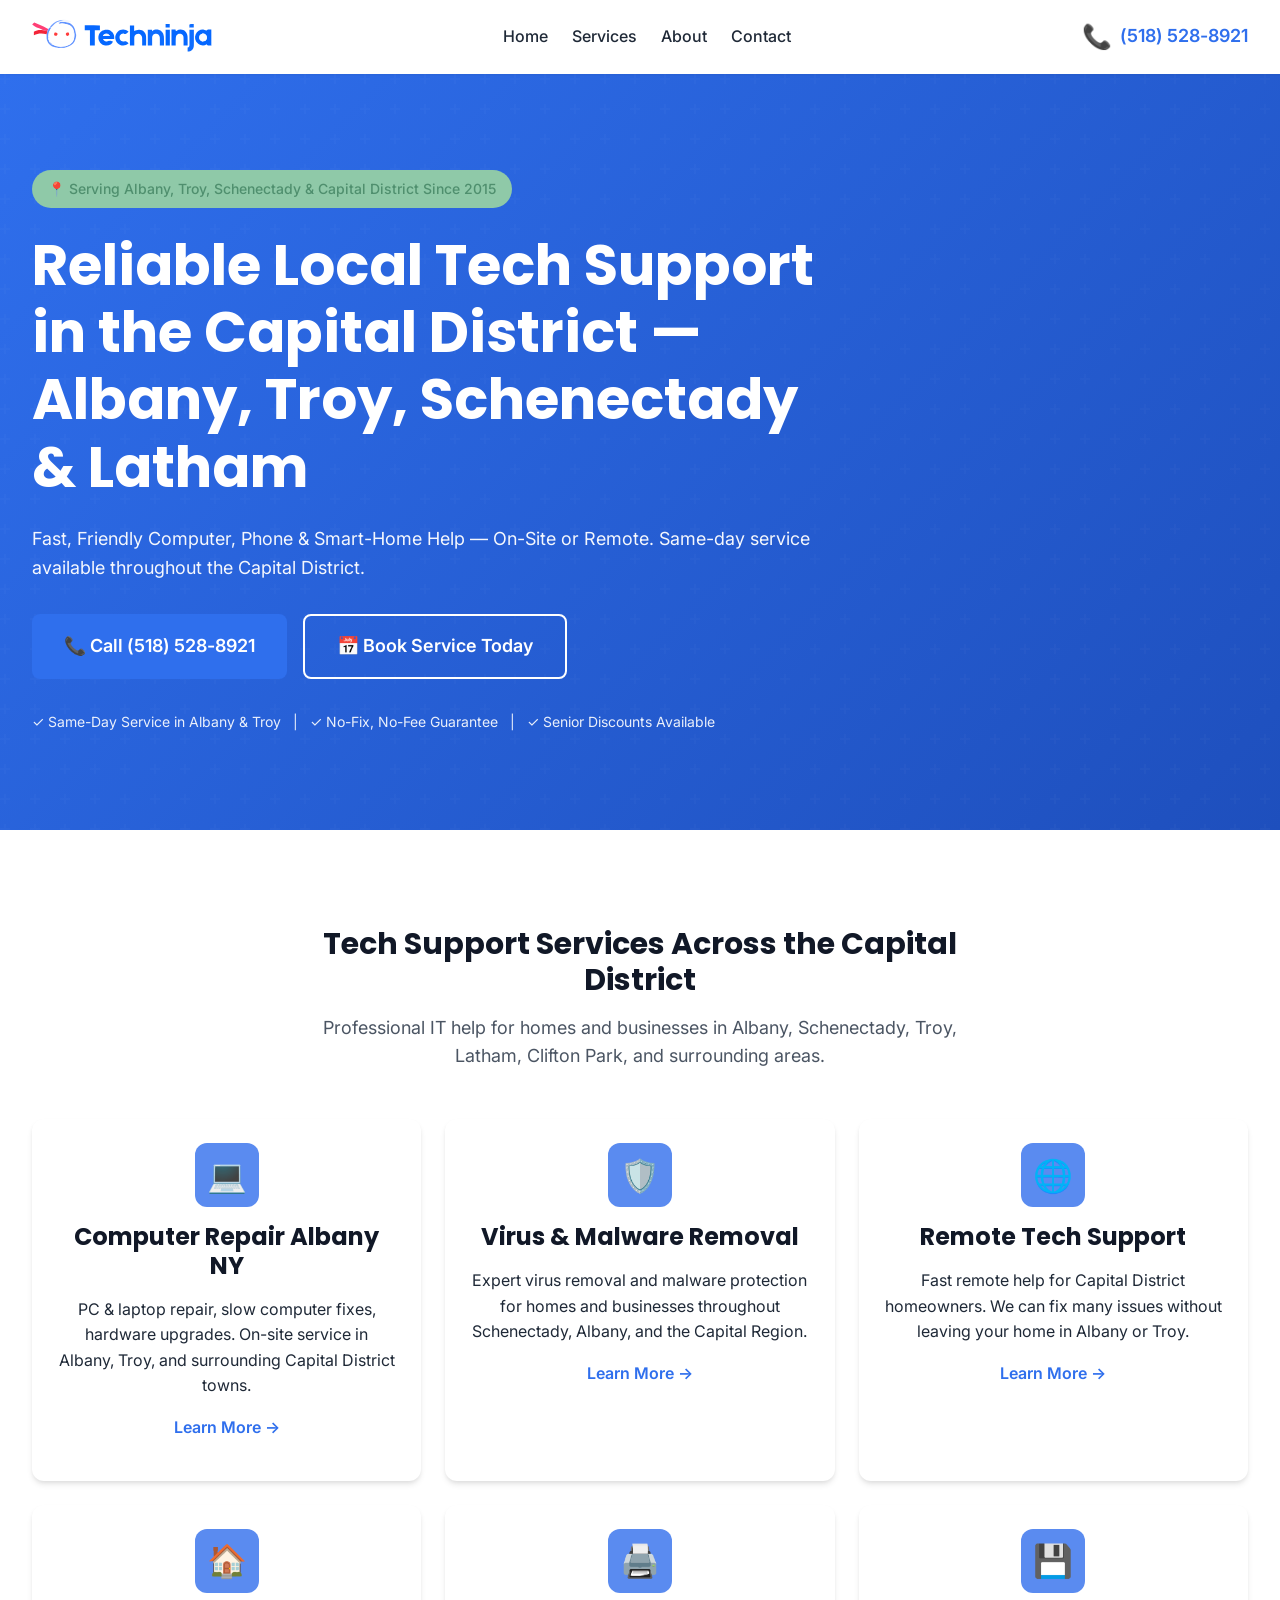
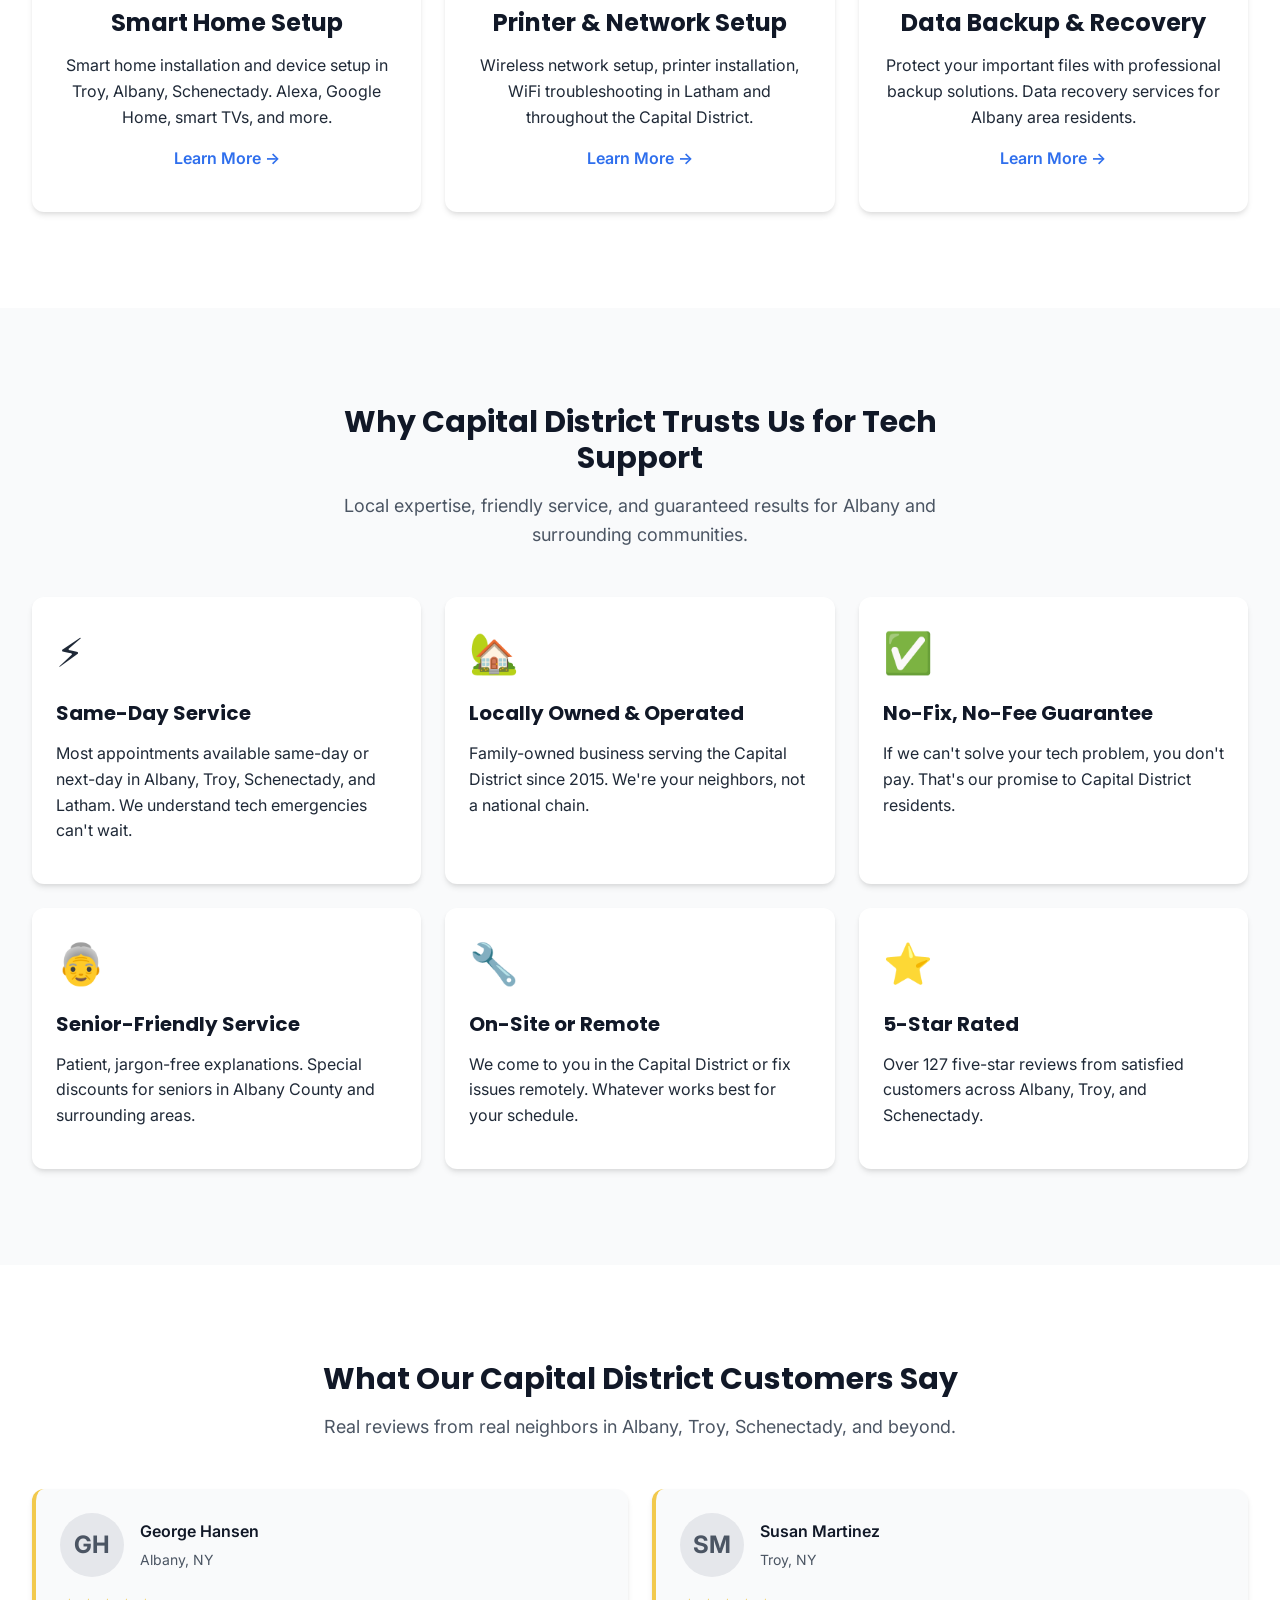
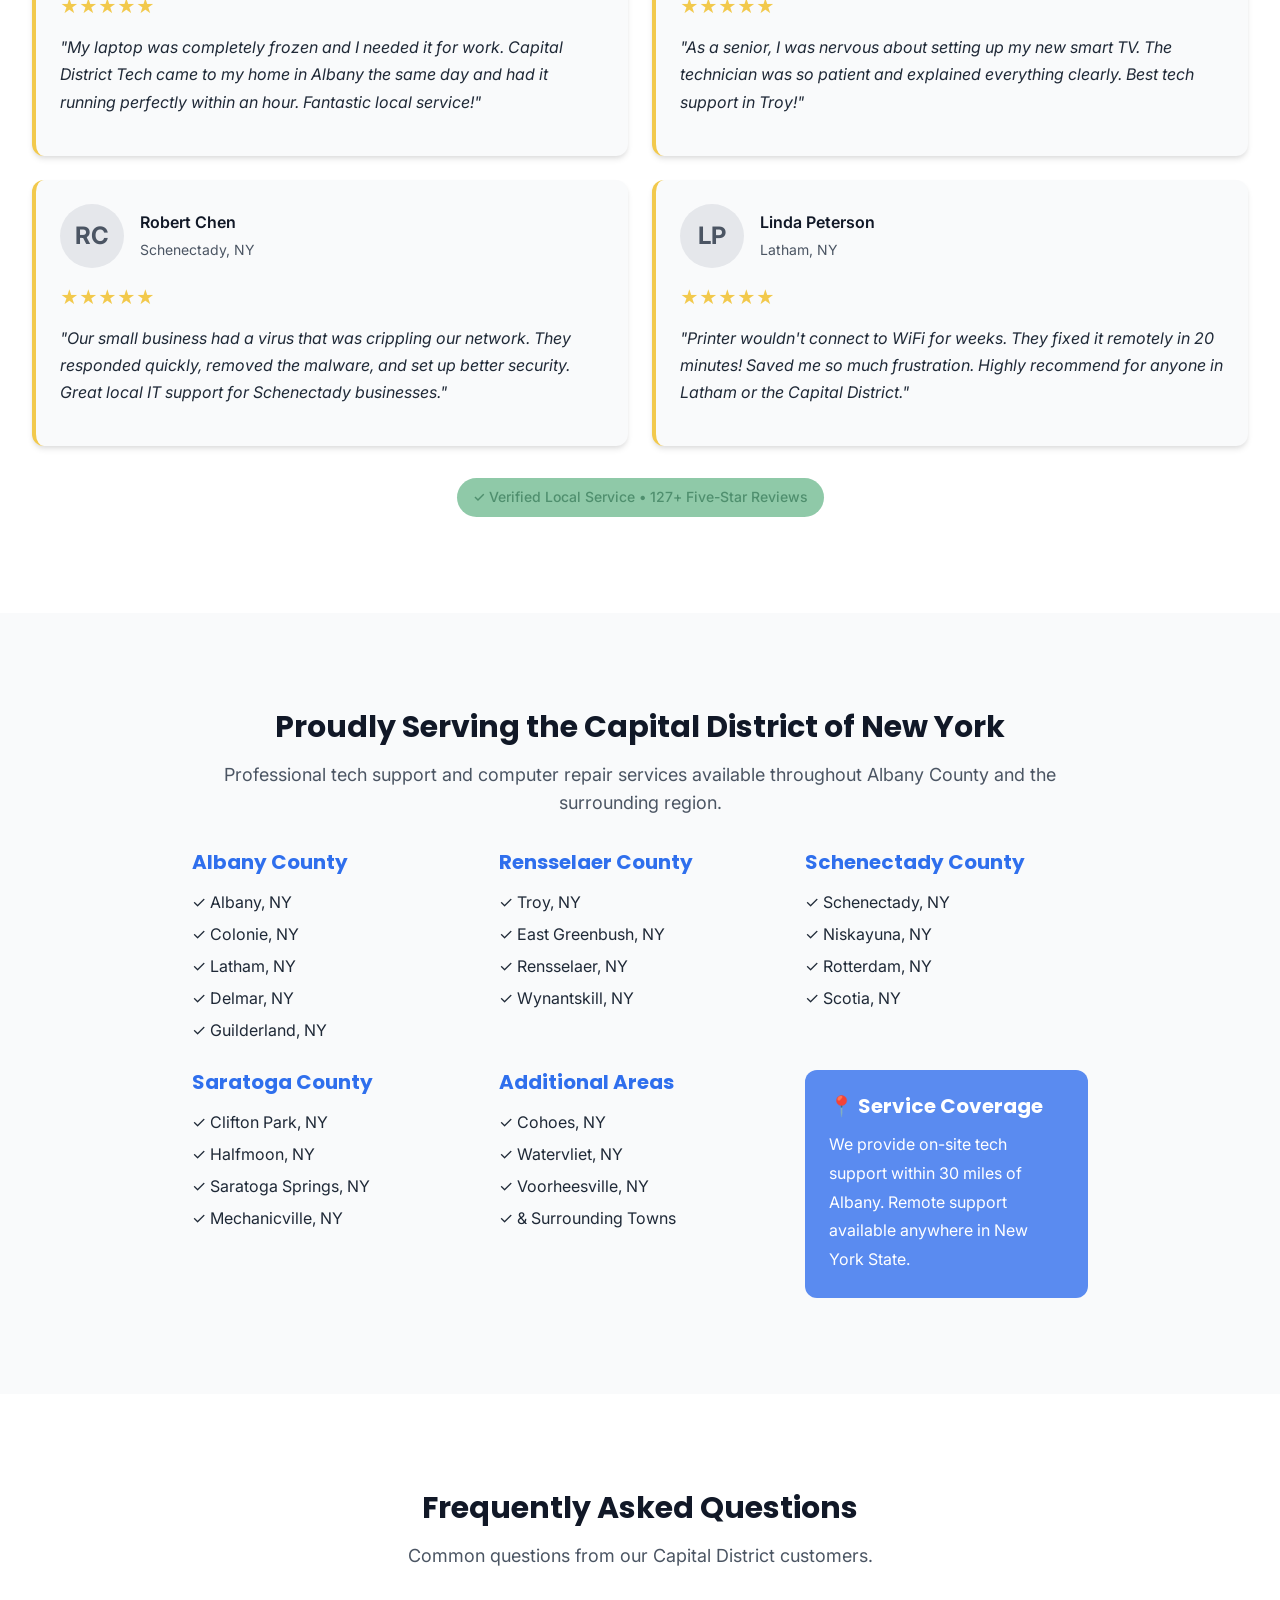
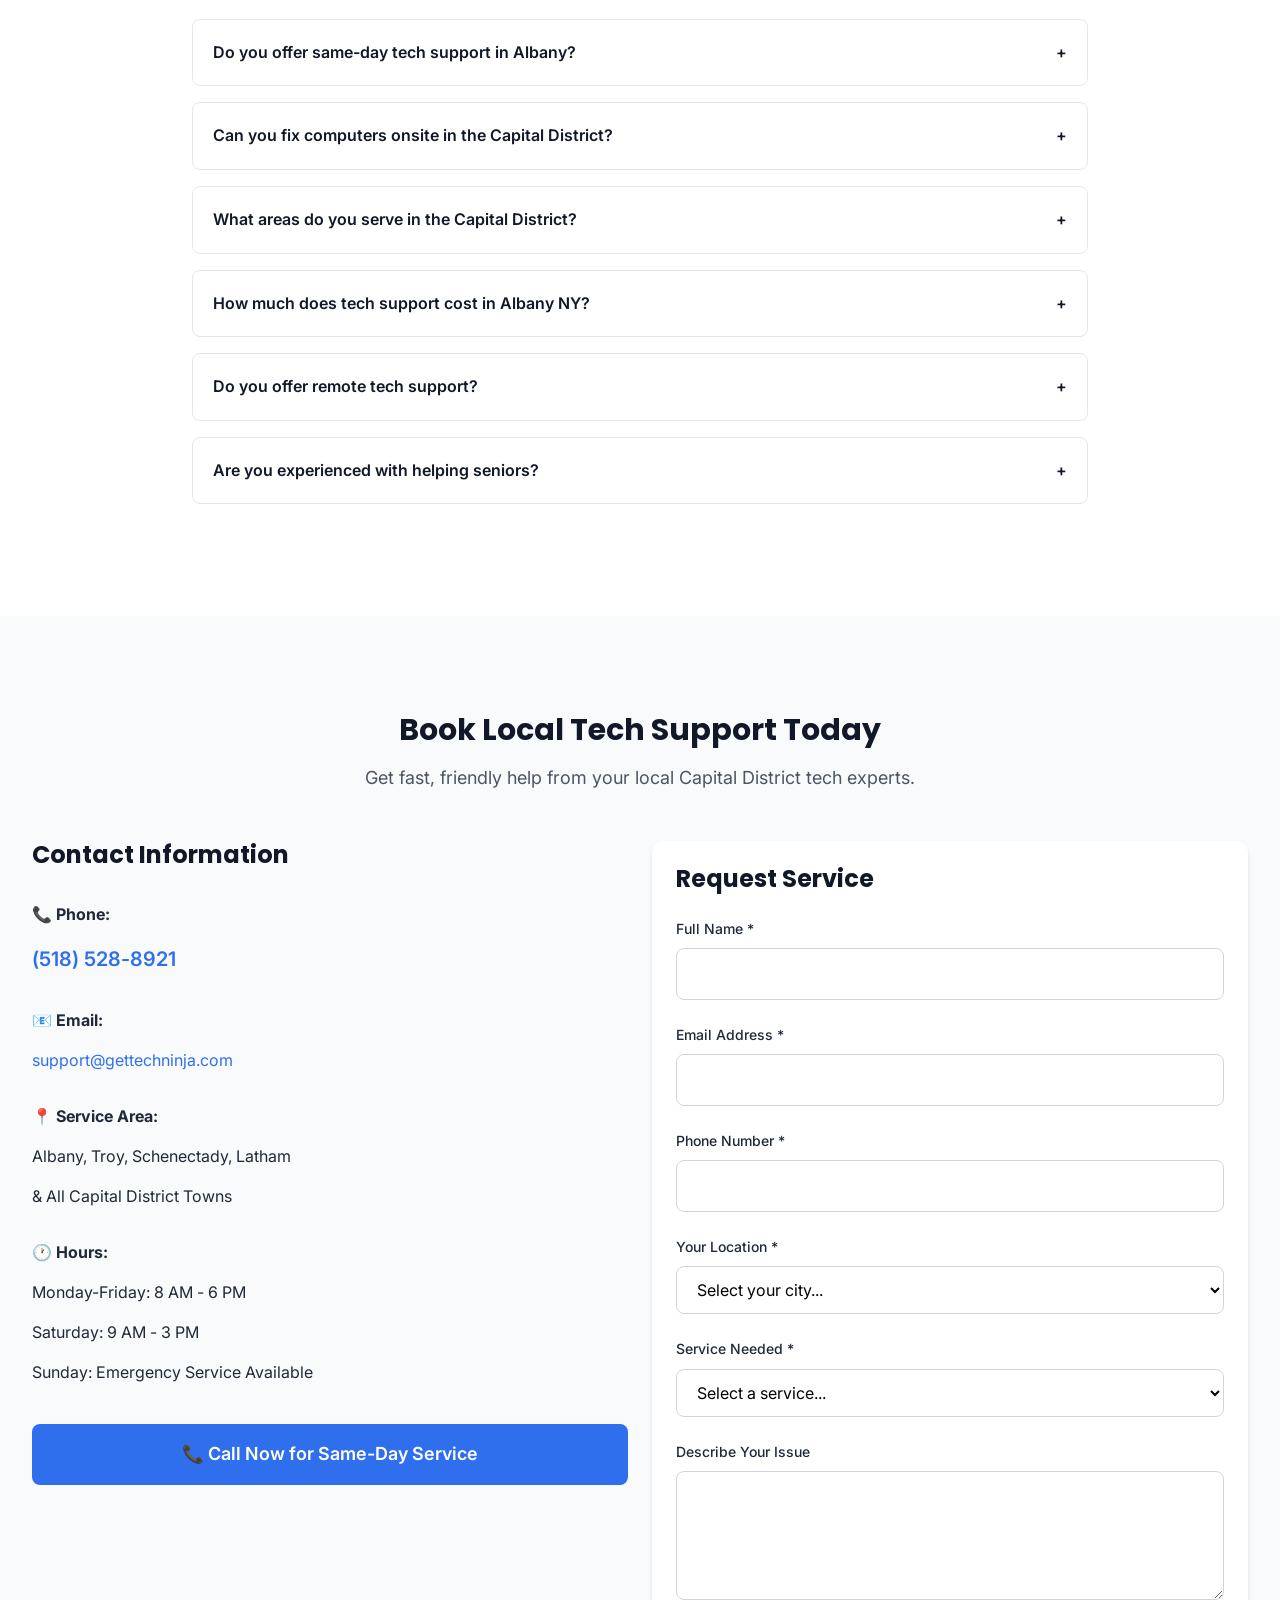
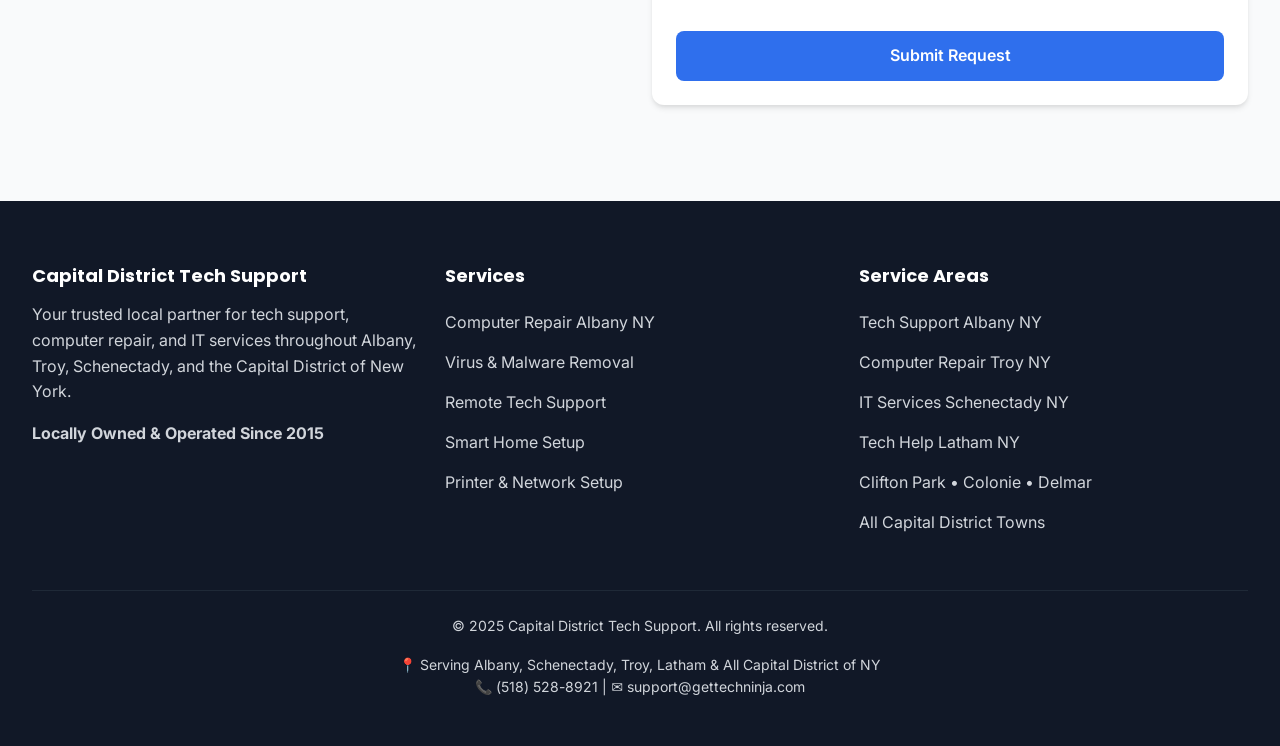
<file: index.html>
<!DOCTYPE html>
<html lang="en">
<head>
  <meta charset="UTF-8">
  <meta name="viewport" content="width=device-width, initial-scale=1.0">

  <!-- Primary Meta Tags -->
  <title>Tech Support Albany NY — Local IT Help in Capital District</title>
  <meta name="title" content="Tech Support Albany NY — Local IT Help in Capital District">
  <meta name="description" content="Professional tech support in Albany, Troy, Schenectady & Capital District NY. Same-day computer repair, virus removal, smart home setup. Call (518) 528-8921 today!">

  <!-- Local SEO Keywords -->
  <meta name="keywords" content="tech support Albany NY, computer repair near Albany, IT support Troy NY, local tech help Schenectady, on-site tech support Latham NY, 518 tech support, Capital District IT services, computer repair Capital District, Albany tech support near me">

  <!-- Open Graph / Facebook -->
  <meta property="og:type" content="website">
  <meta property="og:url" content="https://gettechninja.com/">
  <meta property="og:title" content="Tech Support Albany NY — Local IT Help in Capital District">
  <meta property="og:description" content="Professional tech support in Albany, Troy, Schenectady & Capital District NY. Same-day computer repair, virus removal, smart home setup.">
  <meta property="og:image" content="https://gettechninja.com/images/og-image.jpg">

  <!-- Geo Meta Tags -->
  <meta name="geo.region" content="US-NY">
  <meta name="geo.placename" content="Albany">
  <meta name="geo.position" content="42.6526;-73.7562">
  <meta name="ICBM" content="42.6526, -73.7562">

  <!-- Favicon -->
  <link rel="icon" type="image/png" href="/favicon.png">

  <!-- Stylesheets -->
  <link rel="stylesheet" href="css/main.css">

  <!-- Preconnect for Performance -->
  <link rel="preconnect" href="https://fonts.googleapis.com">
  <link rel="preconnect" href="https://fonts.gstatic.com" crossorigin>
</head>
<body>
  <!-- Header -->
  <header class="header">
    <div class="container header__container">
      <a href="/" class="header__logo">
        <img src="assets/techninja-logo.svg" alt="Techninja" style="height: 40px;">
      </a>

      <nav class="nav">
        <a href="/" class="nav__link">Home</a>
        <a href="#services" class="nav__link">Services</a>
        <a href="about.html" class="nav__link">About</a>
        <a href="#contact" class="nav__link">Contact</a>
      </nav>

      <a href="tel:+15185288921" class="header__phone">
        <span class="header__phone-icon">📞</span>
        <span>(518) 528-8921</span>
      </a>

      <button class="mobile-menu-btn" aria-label="Toggle menu">
        <span></span>
        <span></span>
        <span></span>
      </button>
    </div>
  </header>

  <!-- Hero Section -->
  <section class="hero section">
    <div class="container">
      <div class="hero__content">
        <div class="badge mb-6">
          📍 Serving Albany, Troy, Schenectady & Capital District Since 2015
        </div>

        <h1>Reliable Local Tech Support in the Capital District — Albany, Troy, Schenectady & Latham</h1>

        <p class="lead">Fast, Friendly Computer, Phone & Smart-Home Help — On-Site or Remote. Same-day service available throughout the Capital District.</p>

        <div class="flex flex-wrap gap-4 mt-8">
          <a href="tel:+15185288921" class="btn btn--primary btn--large">
            📞 Call (518) 528-8921
          </a>
          <a href="#contact" class="btn btn--outline btn--large" style="color: white; border-color: white;">
            📅 Book Service Today
          </a>
        </div>

        <div class="mt-8" style="color: rgba(255,255,255,0.9); font-size: 0.875rem;">
          ✓ Same-Day Service in Albany & Troy  &nbsp;&nbsp;|&nbsp;&nbsp;  ✓ No-Fix, No-Fee Guarantee  &nbsp;&nbsp;|&nbsp;&nbsp;  ✓ Senior Discounts Available
        </div>
      </div>
    </div>
  </section>

  <!-- Services Section -->
  <section id="services" class="section">
    <div class="container">
      <div class="text-center max-w-2xl mx-auto mb-12">
        <h2>Tech Support Services Across the Capital District</h2>
        <p class="lead">Professional IT help for homes and businesses in Albany, Schenectady, Troy, Latham, Clifton Park, and surrounding areas.</p>
      </div>

      <div class="grid grid--3">
        <!-- Service 1 -->
        <a href="services/computer-repair.html" class="card card--service">
          <div class="service-icon">💻</div>
          <h3>Computer Repair Albany NY</h3>
          <p>PC & laptop repair, slow computer fixes, hardware upgrades. On-site service in Albany, Troy, and surrounding Capital District towns.</p>
          <p style="color: var(--primary-blue); font-weight: 600; margin-top: var(--space-4);">Learn More →</p>
        </a>

        <!-- Service 2 -->
        <a href="services/virus-malware-removal.html" class="card card--service">
          <div class="service-icon">🛡️</div>
          <h3>Virus & Malware Removal</h3>
          <p>Expert virus removal and malware protection for homes and businesses throughout Schenectady, Albany, and the Capital Region.</p>
          <p style="color: var(--primary-blue); font-weight: 600; margin-top: var(--space-4);">Learn More →</p>
        </a>

        <!-- Service 3 -->
        <a href="services/remote-support.html" class="card card--service">
          <div class="service-icon">🌐</div>
          <h3>Remote Tech Support</h3>
          <p>Fast remote help for Capital District homeowners. We can fix many issues without leaving your home in Albany or Troy.</p>
          <p style="color: var(--primary-blue); font-weight: 600; margin-top: var(--space-4);">Learn More →</p>
        </a>

        <!-- Service 4 -->
        <a href="services/smart-home-setup.html" class="card card--service">
          <div class="service-icon">🏠</div>
          <h3>Smart Home Setup</h3>
          <p>Smart home installation and device setup in Troy, Albany, Schenectady. Alexa, Google Home, smart TVs, and more.</p>
          <p style="color: var(--primary-blue); font-weight: 600; margin-top: var(--space-4);">Learn More →</p>
        </a>

        <!-- Service 5 -->
        <a href="services/printer-network-setup.html" class="card card--service">
          <div class="service-icon">🖨️</div>
          <h3>Printer & Network Setup</h3>
          <p>Wireless network setup, printer installation, WiFi troubleshooting in Latham and throughout the Capital District.</p>
          <p style="color: var(--primary-blue); font-weight: 600; margin-top: var(--space-4);">Learn More →</p>
        </a>

        <!-- Service 6 -->
        <a href="services/data-backup-recovery.html" class="card card--service">
          <div class="service-icon">💾</div>
          <h3>Data Backup & Recovery</h3>
          <p>Protect your important files with professional backup solutions. Data recovery services for Albany area residents.</p>
          <p style="color: var(--primary-blue); font-weight: 600; margin-top: var(--space-4);">Learn More →</p>
        </a>
      </div>
    </div>
  </section>

  <!-- Why Choose Us Section -->
  <section class="section section--gray">
    <div class="container">
      <div class="text-center max-w-2xl mx-auto mb-12">
        <h2>Why Capital District Trusts Us for Tech Support</h2>
        <p class="lead">Local expertise, friendly service, and guaranteed results for Albany and surrounding communities.</p>
      </div>

      <div class="grid grid--3">
        <div class="card">
          <div style="font-size: 2.5rem; margin-bottom: var(--space-4);">⚡</div>
          <h4>Same-Day Service</h4>
          <p>Most appointments available same-day or next-day in Albany, Troy, Schenectady, and Latham. We understand tech emergencies can't wait.</p>
        </div>

        <div class="card">
          <div style="font-size: 2.5rem; margin-bottom: var(--space-4);">🏡</div>
          <h4>Locally Owned & Operated</h4>
          <p>Family-owned business serving the Capital District since 2015. We're your neighbors, not a national chain.</p>
        </div>

        <div class="card">
          <div style="font-size: 2.5rem; margin-bottom: var(--space-4);">✅</div>
          <h4>No-Fix, No-Fee Guarantee</h4>
          <p>If we can't solve your tech problem, you don't pay. That's our promise to Capital District residents.</p>
        </div>

        <div class="card">
          <div style="font-size: 2.5rem; margin-bottom: var(--space-4);">👵</div>
          <h4>Senior-Friendly Service</h4>
          <p>Patient, jargon-free explanations. Special discounts for seniors in Albany County and surrounding areas.</p>
        </div>

        <div class="card">
          <div style="font-size: 2.5rem; margin-bottom: var(--space-4);">🔧</div>
          <h4>On-Site or Remote</h4>
          <p>We come to you in the Capital District or fix issues remotely. Whatever works best for your schedule.</p>
        </div>

        <div class="card">
          <div style="font-size: 2.5rem; margin-bottom: var(--space-4);">⭐</div>
          <h4>5-Star Rated</h4>
          <p>Over 127 five-star reviews from satisfied customers across Albany, Troy, and Schenectady.</p>
        </div>
      </div>
    </div>
  </section>

  <!-- Testimonials Section -->
  <section class="section">
    <div class="container">
      <div class="text-center max-w-2xl mx-auto mb-12">
        <h2>What Our Capital District Customers Say</h2>
        <p class="lead">Real reviews from real neighbors in Albany, Troy, Schenectady, and beyond.</p>
      </div>

      <div class="grid grid--2">
        <div class="card card--testimonial">
          <div class="testimonial__header">
            <div class="testimonial__avatar">GH</div>
            <div>
              <div class="testimonial__name">George Hansen</div>
              <div class="testimonial__location">Albany, NY</div>
            </div>
          </div>
          <div class="testimonial__rating">★★★★★</div>
          <p class="testimonial__text">"My laptop was completely frozen and I needed it for work. Capital District Tech came to my home in Albany the same day and had it running perfectly within an hour. Fantastic local service!"</p>
        </div>

        <div class="card card--testimonial">
          <div class="testimonial__header">
            <div class="testimonial__avatar">SM</div>
            <div>
              <div class="testimonial__name">Susan Martinez</div>
              <div class="testimonial__location">Troy, NY</div>
            </div>
          </div>
          <div class="testimonial__rating">★★★★★</div>
          <p class="testimonial__text">"As a senior, I was nervous about setting up my new smart TV. The technician was so patient and explained everything clearly. Best tech support in Troy!"</p>
        </div>

        <div class="card card--testimonial">
          <div class="testimonial__header">
            <div class="testimonial__avatar">RC</div>
            <div>
              <div class="testimonial__name">Robert Chen</div>
              <div class="testimonial__location">Schenectady, NY</div>
            </div>
          </div>
          <div class="testimonial__rating">★★★★★</div>
          <p class="testimonial__text">"Our small business had a virus that was crippling our network. They responded quickly, removed the malware, and set up better security. Great local IT support for Schenectady businesses."</p>
        </div>

        <div class="card card--testimonial">
          <div class="testimonial__header">
            <div class="testimonial__avatar">LP</div>
            <div>
              <div class="testimonial__name">Linda Peterson</div>
              <div class="testimonial__location">Latham, NY</div>
            </div>
          </div>
          <div class="testimonial__rating">★★★★★</div>
          <p class="testimonial__text">"Printer wouldn't connect to WiFi for weeks. They fixed it remotely in 20 minutes! Saved me so much frustration. Highly recommend for anyone in Latham or the Capital District."</p>
        </div>
      </div>

      <div class="text-center mt-8">
        <div class="badge">✓ Verified Local Service • 127+ Five-Star Reviews</div>
      </div>
    </div>
  </section>

  <!-- Service Area Section -->
  <section class="section section--gray">
    <div class="container">
      <div class="text-center max-w-4xl mx-auto">
        <h2>Proudly Serving the Capital District of New York</h2>
        <p class="lead mb-8">Professional tech support and computer repair services available throughout Albany County and the surrounding region.</p>

        <div class="grid grid--3" style="text-align: left;">
          <div>
            <h4 style="color: var(--primary-blue); margin-bottom: var(--space-3);">Albany County</h4>
            <ul style="line-height: 2;">
              <li>✓ Albany, NY</li>
              <li>✓ Colonie, NY</li>
              <li>✓ Latham, NY</li>
              <li>✓ Delmar, NY</li>
              <li>✓ Guilderland, NY</li>
            </ul>
          </div>

          <div>
            <h4 style="color: var(--primary-blue); margin-bottom: var(--space-3);">Rensselaer County</h4>
            <ul style="line-height: 2;">
              <li>✓ Troy, NY</li>
              <li>✓ East Greenbush, NY</li>
              <li>✓ Rensselaer, NY</li>
              <li>✓ Wynantskill, NY</li>
            </ul>
          </div>

          <div>
            <h4 style="color: var(--primary-blue); margin-bottom: var(--space-3);">Schenectady County</h4>
            <ul style="line-height: 2;">
              <li>✓ Schenectady, NY</li>
              <li>✓ Niskayuna, NY</li>
              <li>✓ Rotterdam, NY</li>
              <li>✓ Scotia, NY</li>
            </ul>
          </div>

          <div>
            <h4 style="color: var(--primary-blue); margin-bottom: var(--space-3);">Saratoga County</h4>
            <ul style="line-height: 2;">
              <li>✓ Clifton Park, NY</li>
              <li>✓ Halfmoon, NY</li>
              <li>✓ Saratoga Springs, NY</li>
              <li>✓ Mechanicville, NY</li>
            </ul>
          </div>

          <div>
            <h4 style="color: var(--primary-blue); margin-bottom: var(--space-3);">Additional Areas</h4>
            <ul style="line-height: 2;">
              <li>✓ Cohoes, NY</li>
              <li>✓ Watervliet, NY</li>
              <li>✓ Voorheesville, NY</li>
              <li>✓ & Surrounding Towns</li>
            </ul>
          </div>

          <div style="background: var(--primary-blue-light); padding: var(--space-6); border-radius: var(--radius-lg); color: white;">
            <h4 style="color: white; margin-bottom: var(--space-3);">📍 Service Coverage</h4>
            <p style="margin: 0; line-height: 1.8;">We provide on-site tech support within 30 miles of Albany. Remote support available anywhere in New York State.</p>
          </div>
        </div>
      </div>
    </div>
  </section>

  <!-- FAQ Section -->
  <section class="section">
    <div class="container">
      <div class="text-center max-w-2xl mx-auto mb-12">
        <h2>Frequently Asked Questions</h2>
        <p class="lead">Common questions from our Capital District customers.</p>
      </div>

      <div class="max-w-4xl mx-auto">
        <div class="faq-item">
          <button class="faq-question">
            Do you offer same-day tech support in Albany?
            <span>+</span>
          </button>
          <div class="faq-answer">
            Yes! We offer same-day and next-day service throughout Albany, Troy, Schenectady, and the Capital District. Call us before 2 PM at (518) 528-8921 for same-day availability.
          </div>
        </div>

        <div class="faq-item">
          <button class="faq-question">
            Can you fix computers onsite in the Capital District?
            <span>+</span>
          </button>
          <div class="faq-answer">
            Absolutely! We provide on-site tech support throughout the Capital Region including Albany, Schenectady, Troy, Latham, Clifton Park, and all surrounding towns. We come to your home or office.
          </div>
        </div>

        <div class="faq-item">
          <button class="faq-question">
            What areas do you serve in the Capital District?
            <span>+</span>
          </button>
          <div class="faq-answer">
            We serve all of Albany County, Schenectady County, Rensselaer County, and parts of Saratoga County. This includes Albany, Troy, Schenectady, Latham, Colonie, Clifton Park, Delmar, Guilderland, Cohoes, and many other towns within 30 miles of Albany.
          </div>
        </div>

        <div class="faq-item">
          <button class="faq-question">
            How much does tech support cost in Albany NY?
            <span>+</span>
          </button>
          <div class="faq-answer">
            Our standard service call is $89 for diagnostics, which is waived if you proceed with the repair. Most common repairs range from $99-$249. We provide free estimates and our "No-Fix, No-Fee" guarantee means you only pay if we solve your problem.
          </div>
        </div>

        <div class="faq-item">
          <button class="faq-question">
            Do you offer remote tech support?
            <span>+</span>
          </button>
          <div class="faq-answer">
            Yes! Many issues can be resolved remotely, saving you time and money. We can securely connect to your computer from anywhere in the Capital District or throughout New York State. Remote support sessions start at just $59.
          </div>
        </div>

        <div class="faq-item">
          <button class="faq-question">
            Are you experienced with helping seniors?
            <span>+</span>
          </button>
          <div class="faq-answer">
            Definitely! We specialize in patient, jargon-free tech support for seniors throughout the Capital District. We take the time to explain everything clearly and offer special senior discounts. Many of our best customers in Albany and Troy are seniors who appreciate our friendly approach.
          </div>
        </div>
      </div>
    </div>
  </section>

  <!-- Contact Section -->
  <section id="contact" class="section section--gray">
    <div class="container">
      <div class="text-center max-w-2xl mx-auto mb-12">
        <h2>Book Local Tech Support Today</h2>
        <p class="lead">Get fast, friendly help from your local Capital District tech experts.</p>
      </div>

      <div class="grid grid--2" style="align-items: start;">
        <div>
          <h3>Contact Information</h3>
          <div style="margin-top: var(--space-6); line-height: 2.5;">
            <p><strong>📞 Phone:</strong><br>
            <a href="tel:+15185288921" style="color: var(--primary-blue); font-size: var(--text-xl); font-weight: 600;">(518) 528-8921</a></p>

            <p><strong>📧 Email:</strong><br>
            <a href="mailto:support@gettechninja.com" style="color: var(--primary-blue);">support@gettechninja.com</a></p>

            <p><strong>📍 Service Area:</strong><br>
            Albany, Troy, Schenectady, Latham<br>
            & All Capital District Towns</p>

            <p><strong>🕐 Hours:</strong><br>
            Monday-Friday: 8 AM - 6 PM<br>
            Saturday: 9 AM - 3 PM<br>
            Sunday: Emergency Service Available</p>
          </div>

          <div class="mt-8">
            <a href="tel:+15185288921" class="btn btn--primary btn--large" style="width: 100%;">
              📞 Call Now for Same-Day Service
            </a>
          </div>
        </div>

        <div class="card">
          <h3>Request Service</h3>
          <form id="contactForm" style="margin-top: var(--space-6);">
            <div class="form-group">
              <label for="name" class="form-label">Full Name *</label>
              <input type="text" id="name" name="name" class="form-input" required>
            </div>

            <div class="form-group">
              <label for="email" class="form-label">Email Address *</label>
              <input type="email" id="email" name="email" class="form-input" required>
            </div>

            <div class="form-group">
              <label for="phone" class="form-label">Phone Number *</label>
              <input type="tel" id="phone" name="phone" class="form-input" required>
            </div>

            <div class="form-group">
              <label for="location" class="form-label">Your Location *</label>
              <select id="location" name="location" class="form-select" required>
                <option value="">Select your city...</option>
                <option value="albany">Albany</option>
                <option value="troy">Troy</option>
                <option value="schenectady">Schenectady</option>
                <option value="latham">Latham</option>
                <option value="colonie">Colonie</option>
                <option value="clifton-park">Clifton Park</option>
                <option value="delmar">Delmar</option>
                <option value="other">Other Capital District Town</option>
              </select>
            </div>

            <div class="form-group">
              <label for="service" class="form-label">Service Needed *</label>
              <select id="service" name="service" class="form-select" required>
                <option value="">Select a service...</option>
                <option value="computer-repair">Computer/Laptop Repair</option>
                <option value="virus-removal">Virus/Malware Removal</option>
                <option value="remote-support">Remote Tech Support</option>
                <option value="smart-home">Smart Home Setup</option>
                <option value="printer-network">Printer/Network Setup</option>
                <option value="data-recovery">Data Backup/Recovery</option>
                <option value="other">Other</option>
              </select>
            </div>

            <div class="form-group">
              <label for="message" class="form-label">Describe Your Issue</label>
              <textarea id="message" name="message" class="form-textarea" rows="4"></textarea>
            </div>

            <button type="submit" class="btn btn--primary" style="width: 100%;">
              Submit Request
            </button>
          </form>
        </div>
      </div>
    </div>
  </section>

  <!-- Footer -->
  <footer class="footer">
    <div class="container">
      <div class="grid grid--3">
        <div>
          <h3>Capital District Tech Support</h3>
          <p>Your trusted local partner for tech support, computer repair, and IT services throughout Albany, Troy, Schenectady, and the Capital District of New York.</p>
          <p style="margin-top: var(--space-4);">
            <strong>Locally Owned & Operated Since 2015</strong>
          </p>
        </div>

        <div>
          <h3>Services</h3>
          <ul style="line-height: 2.5;">
            <li><a href="services/computer-repair.html">Computer Repair Albany NY</a></li>
            <li><a href="services/virus-malware-removal.html">Virus & Malware Removal</a></li>
            <li><a href="services/remote-support.html">Remote Tech Support</a></li>
            <li><a href="services/smart-home-setup.html">Smart Home Setup</a></li>
            <li><a href="services/printer-network-setup.html">Printer & Network Setup</a></li>
          </ul>
        </div>

        <div>
          <h3>Service Areas</h3>
          <ul style="line-height: 2.5;">
            <li>Tech Support Albany NY</li>
            <li>Computer Repair Troy NY</li>
            <li>IT Services Schenectady NY</li>
            <li>Tech Help Latham NY</li>
            <li>Clifton Park • Colonie • Delmar</li>
            <li>All Capital District Towns</li>
          </ul>
        </div>
      </div>

      <div class="footer__bottom">
        <p>&copy; 2025 Capital District Tech Support. All rights reserved.</p>
        <p style="margin-top: var(--space-2);">
          📍 Serving Albany, Schenectady, Troy, Latham & All Capital District of NY<br>
          📞 (518) 528-8921 | ✉️ support@gettechninja.com
        </p>
      </div>
    </div>
  </footer>

  <!-- Sticky Mobile CTA -->
  <a href="tel:+15185288921" class="btn btn--primary sticky-cta">
    📞 Call Now
  </a>

  <!-- Scripts -->
  <script src="js/schema.js"></script>
  <script src="js/main.js"></script>

  <!-- Additional FAQ Schema -->
  <script type="application/ld+json">
  {
    "@context": "https://schema.org",
    "@type": "FAQPage",
    "mainEntity": [
      {
        "@type": "Question",
        "name": "Do you offer same-day tech support in Albany?",
        "acceptedAnswer": {
          "@type": "Answer",
          "text": "Yes! We offer same-day and next-day service throughout Albany, Troy, Schenectady, and the Capital District. Call us before 2 PM at (518) 528-8921 for same-day availability."
        }
      },
      {
        "@type": "Question",
        "name": "Can you fix computers onsite in the Capital District?",
        "acceptedAnswer": {
          "@type": "Answer",
          "text": "Absolutely! We provide on-site tech support throughout the Capital Region including Albany, Schenectady, Troy, Latham, Clifton Park, and all surrounding towns. We come to your home or office."
        }
      },
      {
        "@type": "Question",
        "name": "What areas do you serve in the Capital District?",
        "acceptedAnswer": {
          "@type": "Answer",
          "text": "We serve all of Albany County, Schenectady County, Rensselaer County, and parts of Saratoga County. This includes Albany, Troy, Schenectady, Latham, Colonie, Clifton Park, Delmar, Guilderland, Cohoes, and many other towns within 30 miles of Albany."
        }
      }
    ]
  }
  </script>
</body>
</html>
</file>
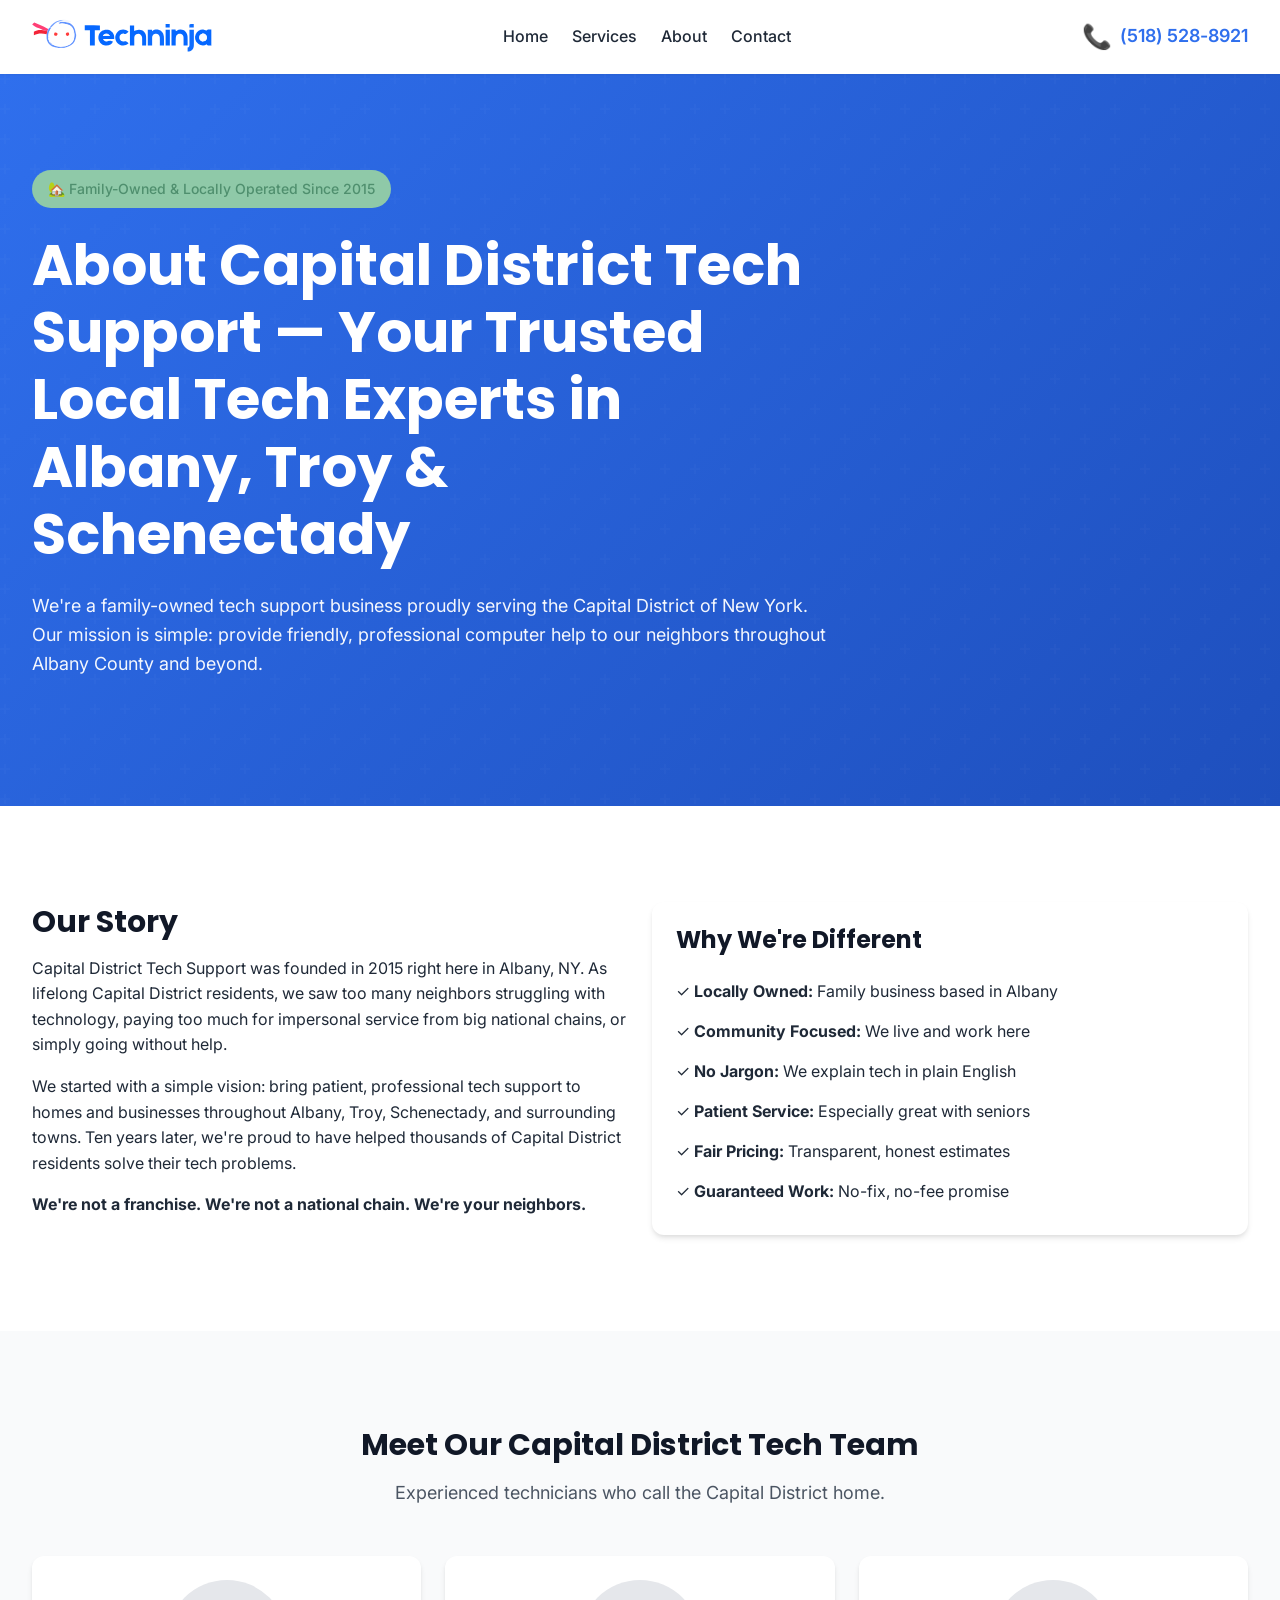
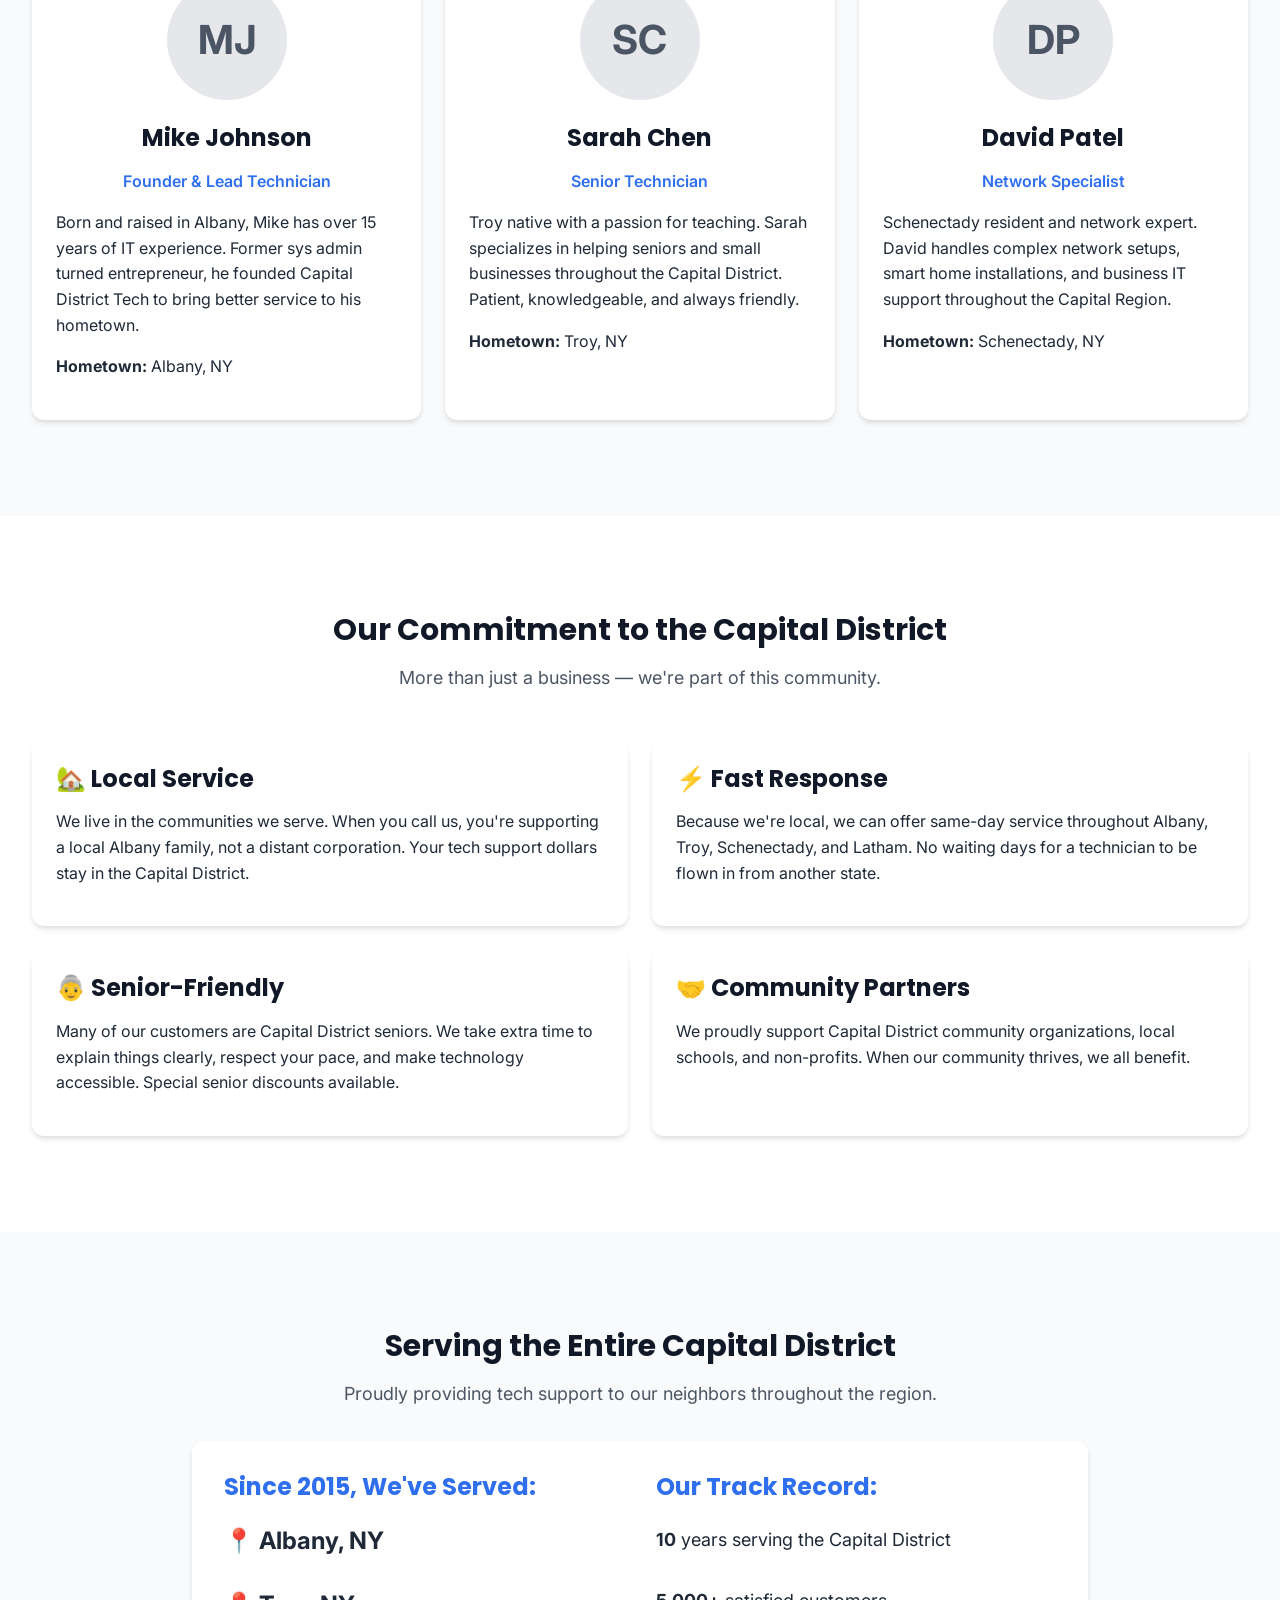
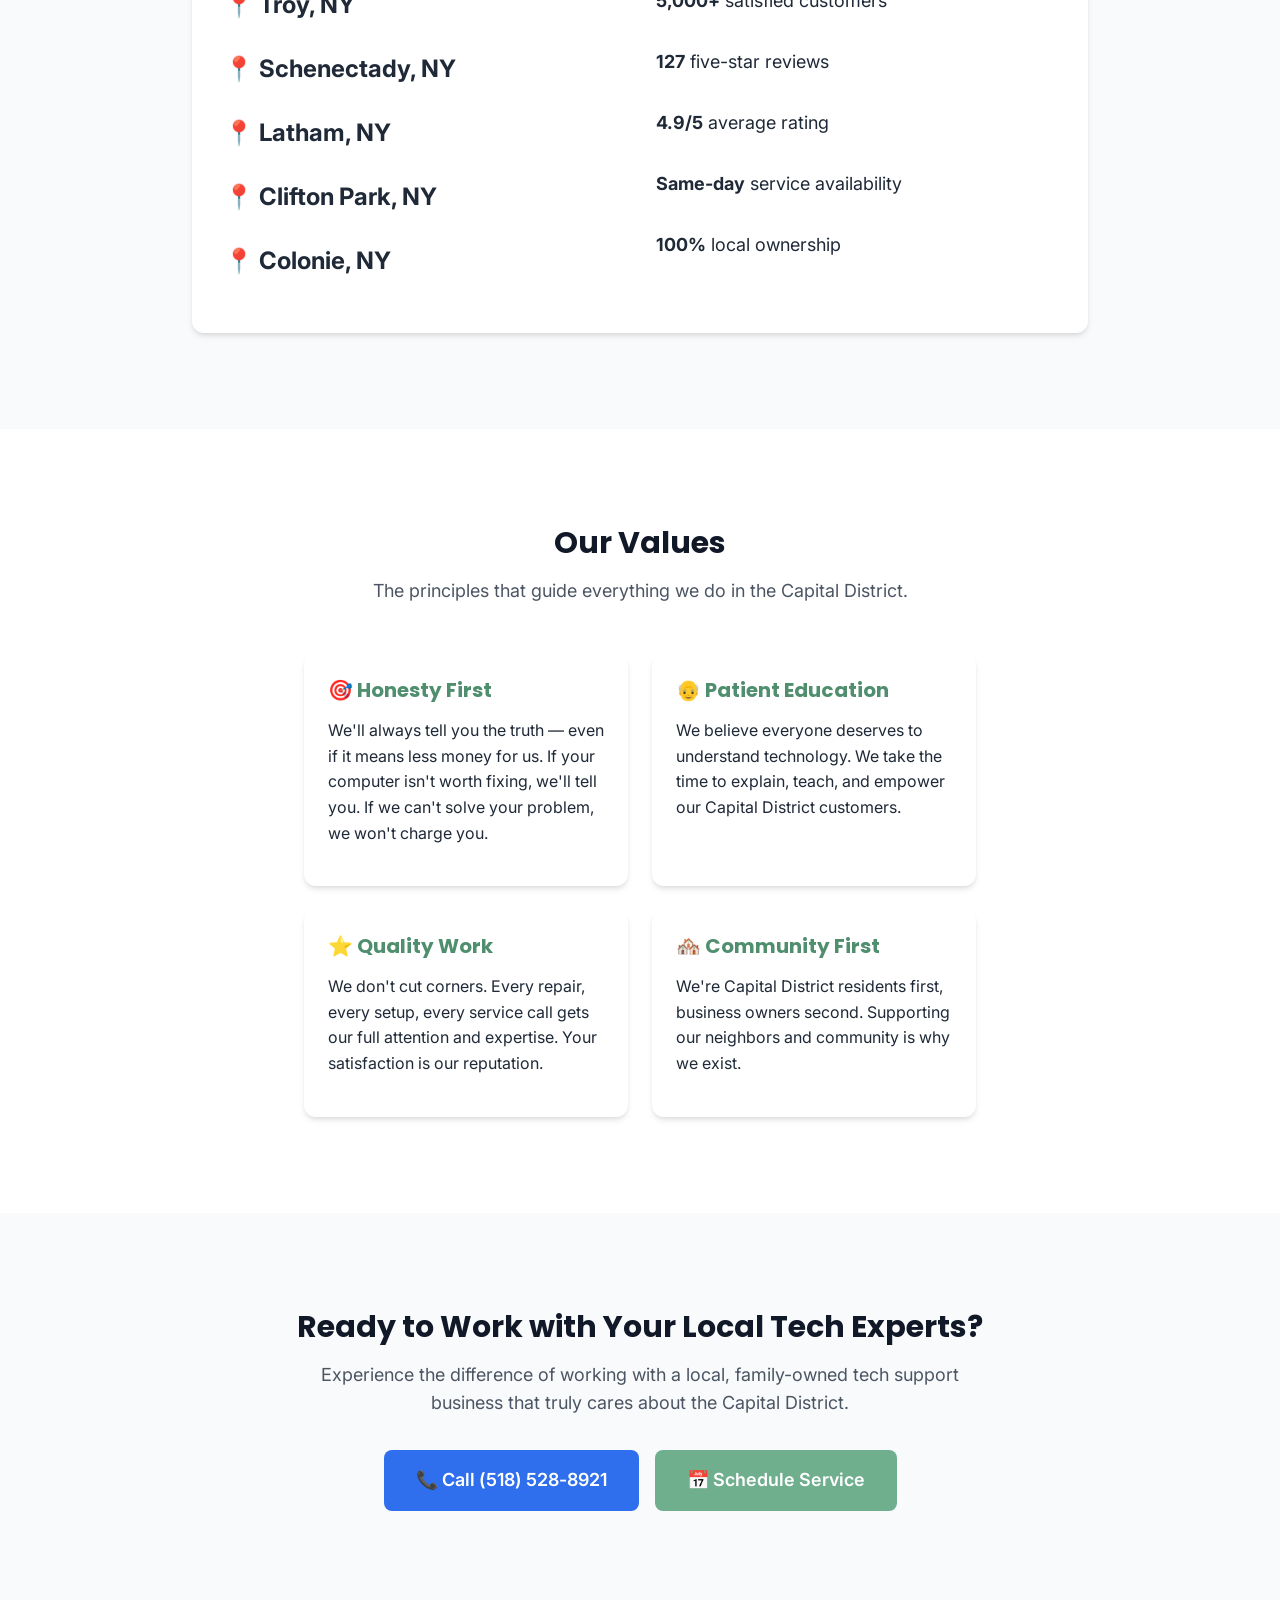
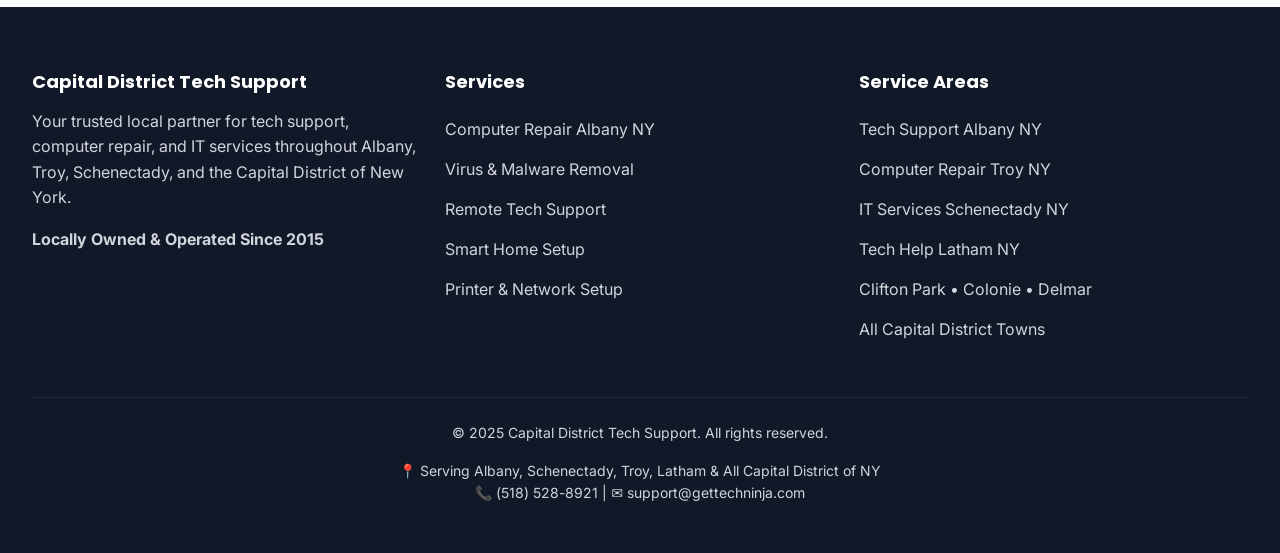
<file: about.html>
<!DOCTYPE html>
<html lang="en">
<head>
  <meta charset="UTF-8">
  <meta name="viewport" content="width=device-width, initial-scale=1.0">

  <title>About Us | Local Tech Support Albany NY - Capital District Team</title>
  <meta name="description" content="Family-owned tech support business serving Albany, Troy, Schenectady since 2015. Meet your local Capital District computer repair team. Call (518) 528-8921!">
  <meta name="keywords" content="about Capital District Tech, local tech support Albany, family owned IT services Troy, Albany tech company, Capital District computer repair team">

  <link rel="icon" type="image/png" href="/favicon.png">
  <link rel="stylesheet" href="css/main.css">
</head>
<body>
  <header class="header">
    <div class="container header__container">
      <a href="/" class="header__logo">
        <img src="assets/techninja-logo.svg" alt="Techninja" style="height: 40px;">
      </a>

      <nav class="nav">
        <a href="index.html" class="nav__link">Home</a>
        <a href="index.html#services" class="nav__link">Services</a>
        <a href="about.html" class="nav__link">About</a>
        <a href="index.html#contact" class="nav__link">Contact</a>
      </nav>

      <a href="tel:+15185288921" class="header__phone">
        <span class="header__phone-icon">📞</span>
        <span>(518) 528-8921</span>
      </a>

      <button class="mobile-menu-btn" aria-label="Toggle menu">
        <span></span>
        <span></span>
        <span></span>
      </button>
    </div>
  </header>

  <section class="hero section">
    <div class="container">
      <div class="hero__content">
        <div class="badge mb-6">
          🏡 Family-Owned & Locally Operated Since 2015
        </div>

        <h1>About Capital District Tech Support — Your Trusted Local Tech Experts in Albany, Troy & Schenectady</h1>

        <p class="lead">We're a family-owned tech support business proudly serving the Capital District of New York. Our mission is simple: provide friendly, professional computer help to our neighbors throughout Albany County and beyond.</p>
      </div>
    </div>
  </section>

  <section class="section">
    <div class="container">
      <div class="grid grid--2" style="align-items: center;">
        <div>
          <h2>Our Story</h2>
          <p>Capital District Tech Support was founded in 2015 right here in Albany, NY. As lifelong Capital District residents, we saw too many neighbors struggling with technology, paying too much for impersonal service from big national chains, or simply going without help.</p>

          <p>We started with a simple vision: bring patient, professional tech support to homes and businesses throughout Albany, Troy, Schenectady, and surrounding towns. Ten years later, we're proud to have helped thousands of Capital District residents solve their tech problems.</p>

          <p><strong>We're not a franchise. We're not a national chain. We're your neighbors.</strong></p>
        </div>

        <div class="card">
          <h3>Why We're Different</h3>
          <ul style="line-height: 2.5; margin-top: var(--space-4);">
            <li>✓ <strong>Locally Owned:</strong> Family business based in Albany</li>
            <li>✓ <strong>Community Focused:</strong> We live and work here</li>
            <li>✓ <strong>No Jargon:</strong> We explain tech in plain English</li>
            <li>✓ <strong>Patient Service:</strong> Especially great with seniors</li>
            <li>✓ <strong>Fair Pricing:</strong> Transparent, honest estimates</li>
            <li>✓ <strong>Guaranteed Work:</strong> No-fix, no-fee promise</li>
          </ul>
        </div>
      </div>
    </div>
  </section>

  <section class="section section--gray">
    <div class="container">
      <div class="text-center max-w-2xl mx-auto mb-12">
        <h2>Meet Our Capital District Tech Team</h2>
        <p class="lead">Experienced technicians who call the Capital District home.</p>
      </div>

      <div class="grid grid--3">
        <div class="card" style="text-align: center;">
          <div class="testimonial__avatar" style="width: 120px; height: 120px; margin: 0 auto var(--space-6); font-size: var(--text-4xl);">MJ</div>
          <h3>Mike Johnson</h3>
          <p style="color: var(--primary-blue); font-weight: 600; margin-bottom: var(--space-4);">Founder & Lead Technician</p>
          <p style="text-align: left;">Born and raised in Albany, Mike has over 15 years of IT experience. Former sys admin turned entrepreneur, he founded Capital District Tech to bring better service to his hometown.</p>
          <p style="text-align: left; margin-top: var(--space-4);"><strong>Hometown:</strong> Albany, NY</p>
        </div>

        <div class="card" style="text-align: center;">
          <div class="testimonial__avatar" style="width: 120px; height: 120px; margin: 0 auto var(--space-6); font-size: var(--text-4xl);">SC</div>
          <h3>Sarah Chen</h3>
          <p style="color: var(--primary-blue); font-weight: 600; margin-bottom: var(--space-4);">Senior Technician</p>
          <p style="text-align: left;">Troy native with a passion for teaching. Sarah specializes in helping seniors and small businesses throughout the Capital District. Patient, knowledgeable, and always friendly.</p>
          <p style="text-align: left; margin-top: var(--space-4);"><strong>Hometown:</strong> Troy, NY</p>
        </div>

        <div class="card" style="text-align: center;">
          <div class="testimonial__avatar" style="width: 120px; height: 120px; margin: 0 auto var(--space-6); font-size: var(--text-4xl);">DP</div>
          <h3>David Patel</h3>
          <p style="color: var(--primary-blue); font-weight: 600; margin-bottom: var(--space-4);">Network Specialist</p>
          <p style="text-align: left;">Schenectady resident and network expert. David handles complex network setups, smart home installations, and business IT support throughout the Capital Region.</p>
          <p style="text-align: left; margin-top: var(--space-4);"><strong>Hometown:</strong> Schenectady, NY</p>
        </div>
      </div>
    </div>
  </section>

  <section class="section">
    <div class="container">
      <div class="text-center max-w-2xl mx-auto mb-12">
        <h2>Our Commitment to the Capital District</h2>
        <p class="lead">More than just a business — we're part of this community.</p>
      </div>

      <div class="grid grid--2">
        <div class="card">
          <h3>🏡 Local Service</h3>
          <p>We live in the communities we serve. When you call us, you're supporting a local Albany family, not a distant corporation. Your tech support dollars stay in the Capital District.</p>
        </div>

        <div class="card">
          <h3>⚡ Fast Response</h3>
          <p>Because we're local, we can offer same-day service throughout Albany, Troy, Schenectady, and Latham. No waiting days for a technician to be flown in from another state.</p>
        </div>

        <div class="card">
          <h3>👵 Senior-Friendly</h3>
          <p>Many of our customers are Capital District seniors. We take extra time to explain things clearly, respect your pace, and make technology accessible. Special senior discounts available.</p>
        </div>

        <div class="card">
          <h3>🤝 Community Partners</h3>
          <p>We proudly support Capital District community organizations, local schools, and non-profits. When our community thrives, we all benefit.</p>
        </div>
      </div>
    </div>
  </section>

  <section class="section section--gray">
    <div class="container">
      <div class="text-center max-w-4xl mx-auto">
        <h2>Serving the Entire Capital District</h2>
        <p class="lead mb-8">Proudly providing tech support to our neighbors throughout the region.</p>

        <div style="background: var(--white); padding: var(--space-8); border-radius: var(--radius-lg); box-shadow: var(--shadow-md);">
          <div class="grid grid--2" style="text-align: left; gap: var(--space-8);">
            <div>
              <h3 style="color: var(--primary-blue); margin-bottom: var(--space-4);">Since 2015, We've Served:</h3>
              <div style="font-size: var(--text-2xl); font-weight: var(--font-bold); line-height: 2;">
                <p>📍 Albany, NY</p>
                <p>📍 Troy, NY</p>
                <p>📍 Schenectady, NY</p>
                <p>📍 Latham, NY</p>
                <p>📍 Clifton Park, NY</p>
                <p>📍 Colonie, NY</p>
              </div>
            </div>

            <div>
              <h3 style="color: var(--primary-blue); margin-bottom: var(--space-4);">Our Track Record:</h3>
              <div style="line-height: 2.5; font-size: var(--text-lg);">
                <p><strong>10</strong> years serving the Capital District</p>
                <p><strong>5,000+</strong> satisfied customers</p>
                <p><strong>127</strong> five-star reviews</p>
                <p><strong>4.9/5</strong> average rating</p>
                <p><strong>Same-day</strong> service availability</p>
                <p><strong>100%</strong> local ownership</p>
              </div>
            </div>
          </div>
        </div>
      </div>
    </div>
  </section>

  <section class="section">
    <div class="container">
      <div class="text-center max-w-2xl mx-auto">
        <h2>Our Values</h2>
        <p class="lead mb-12">The principles that guide everything we do in the Capital District.</p>

        <div class="grid grid--2" style="text-align: left;">
          <div class="card">
            <h4 style="color: var(--sage-green-dark);">🎯 Honesty First</h4>
            <p>We'll always tell you the truth — even if it means less money for us. If your computer isn't worth fixing, we'll tell you. If we can't solve your problem, we won't charge you.</p>
          </div>

          <div class="card">
            <h4 style="color: var(--sage-green-dark);">👴 Patient Education</h4>
            <p>We believe everyone deserves to understand technology. We take the time to explain, teach, and empower our Capital District customers.</p>
          </div>

          <div class="card">
            <h4 style="color: var(--sage-green-dark);">⭐ Quality Work</h4>
            <p>We don't cut corners. Every repair, every setup, every service call gets our full attention and expertise. Your satisfaction is our reputation.</p>
          </div>

          <div class="card">
            <h4 style="color: var(--sage-green-dark);">🏘️ Community First</h4>
            <p>We're Capital District residents first, business owners second. Supporting our neighbors and community is why we exist.</p>
          </div>
        </div>
      </div>
    </div>
  </section>

  <section class="section section--gray">
    <div class="container text-center">
      <h2>Ready to Work with Your Local Tech Experts?</h2>
      <p class="lead max-w-2xl mx-auto">Experience the difference of working with a local, family-owned tech support business that truly cares about the Capital District.</p>
      <div class="flex flex-wrap gap-4 justify-center mt-8">
        <a href="tel:+15185288921" class="btn btn--primary btn--large">
          📞 Call (518) 528-8921
        </a>
        <a href="index.html#contact" class="btn btn--secondary btn--large">
          📅 Schedule Service
        </a>
      </div>
    </div>
  </section>

  <footer class="footer">
    <div class="container">
      <div class="grid grid--3">
        <div>
          <h3>Capital District Tech Support</h3>
          <p>Your trusted local partner for tech support, computer repair, and IT services throughout Albany, Troy, Schenectady, and the Capital District of New York.</p>
          <p style="margin-top: var(--space-4);">
            <strong>Locally Owned & Operated Since 2015</strong>
          </p>
        </div>

        <div>
          <h3>Services</h3>
          <ul style="line-height: 2.5;">
            <li><a href="services/computer-repair.html">Computer Repair Albany NY</a></li>
            <li><a href="services/virus-malware-removal.html">Virus & Malware Removal</a></li>
            <li><a href="services/remote-support.html">Remote Tech Support</a></li>
            <li><a href="services/smart-home-setup.html">Smart Home Setup</a></li>
            <li><a href="services/printer-network-setup.html">Printer & Network Setup</a></li>
          </ul>
        </div>

        <div>
          <h3>Service Areas</h3>
          <ul style="line-height: 2.5;">
            <li>Tech Support Albany NY</li>
            <li>Computer Repair Troy NY</li>
            <li>IT Services Schenectady NY</li>
            <li>Tech Help Latham NY</li>
            <li>Clifton Park • Colonie • Delmar</li>
            <li>All Capital District Towns</li>
          </ul>
        </div>
      </div>

      <div class="footer__bottom">
        <p>&copy; 2025 Capital District Tech Support. All rights reserved.</p>
        <p style="margin-top: var(--space-2);">
          📍 Serving Albany, Schenectady, Troy, Latham & All Capital District of NY<br>
          📞 (518) 528-8921 | ✉️ support@gettechninja.com
        </p>
      </div>
    </div>
  </footer>

  <a href="tel:+15185288921" class="btn btn--primary sticky-cta">
    📞 Call Now
  </a>

  <script src="js/schema.js"></script>
  <script src="js/main.js"></script>
</body>
</html>
</file>
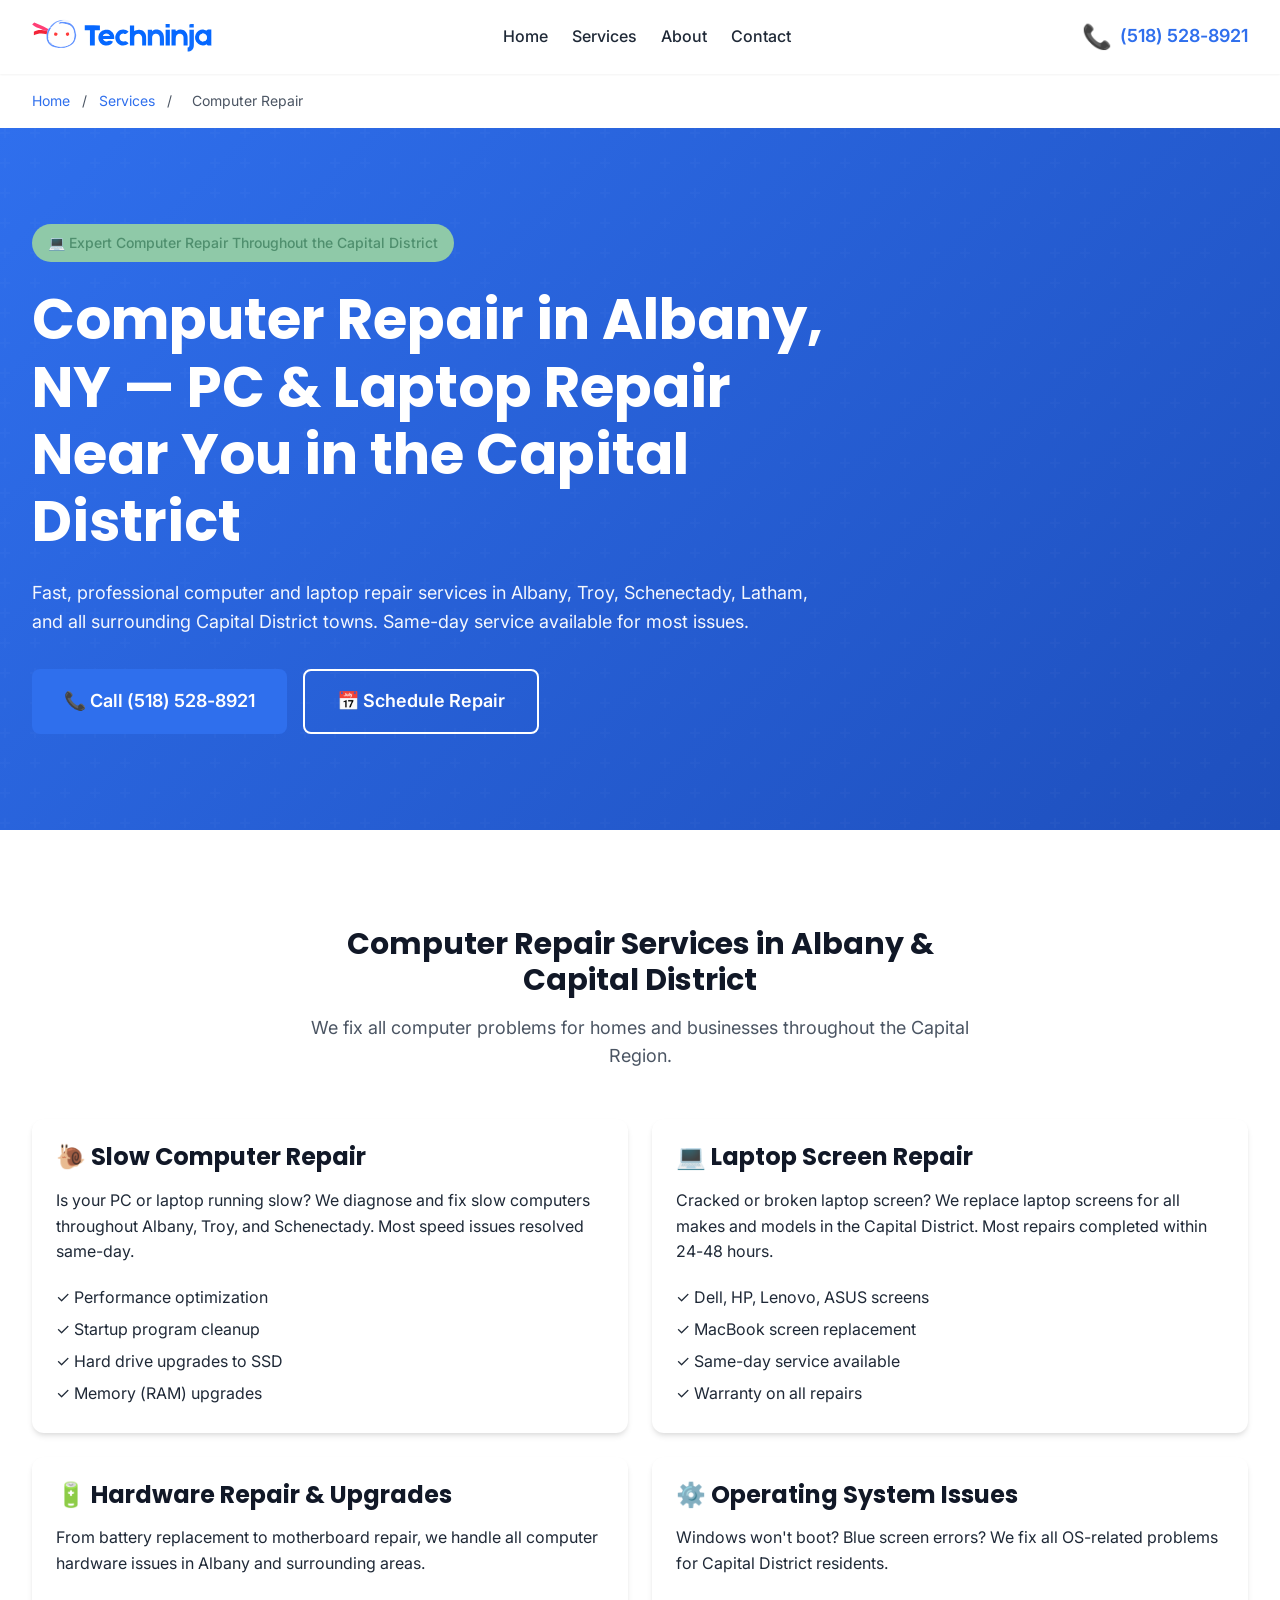
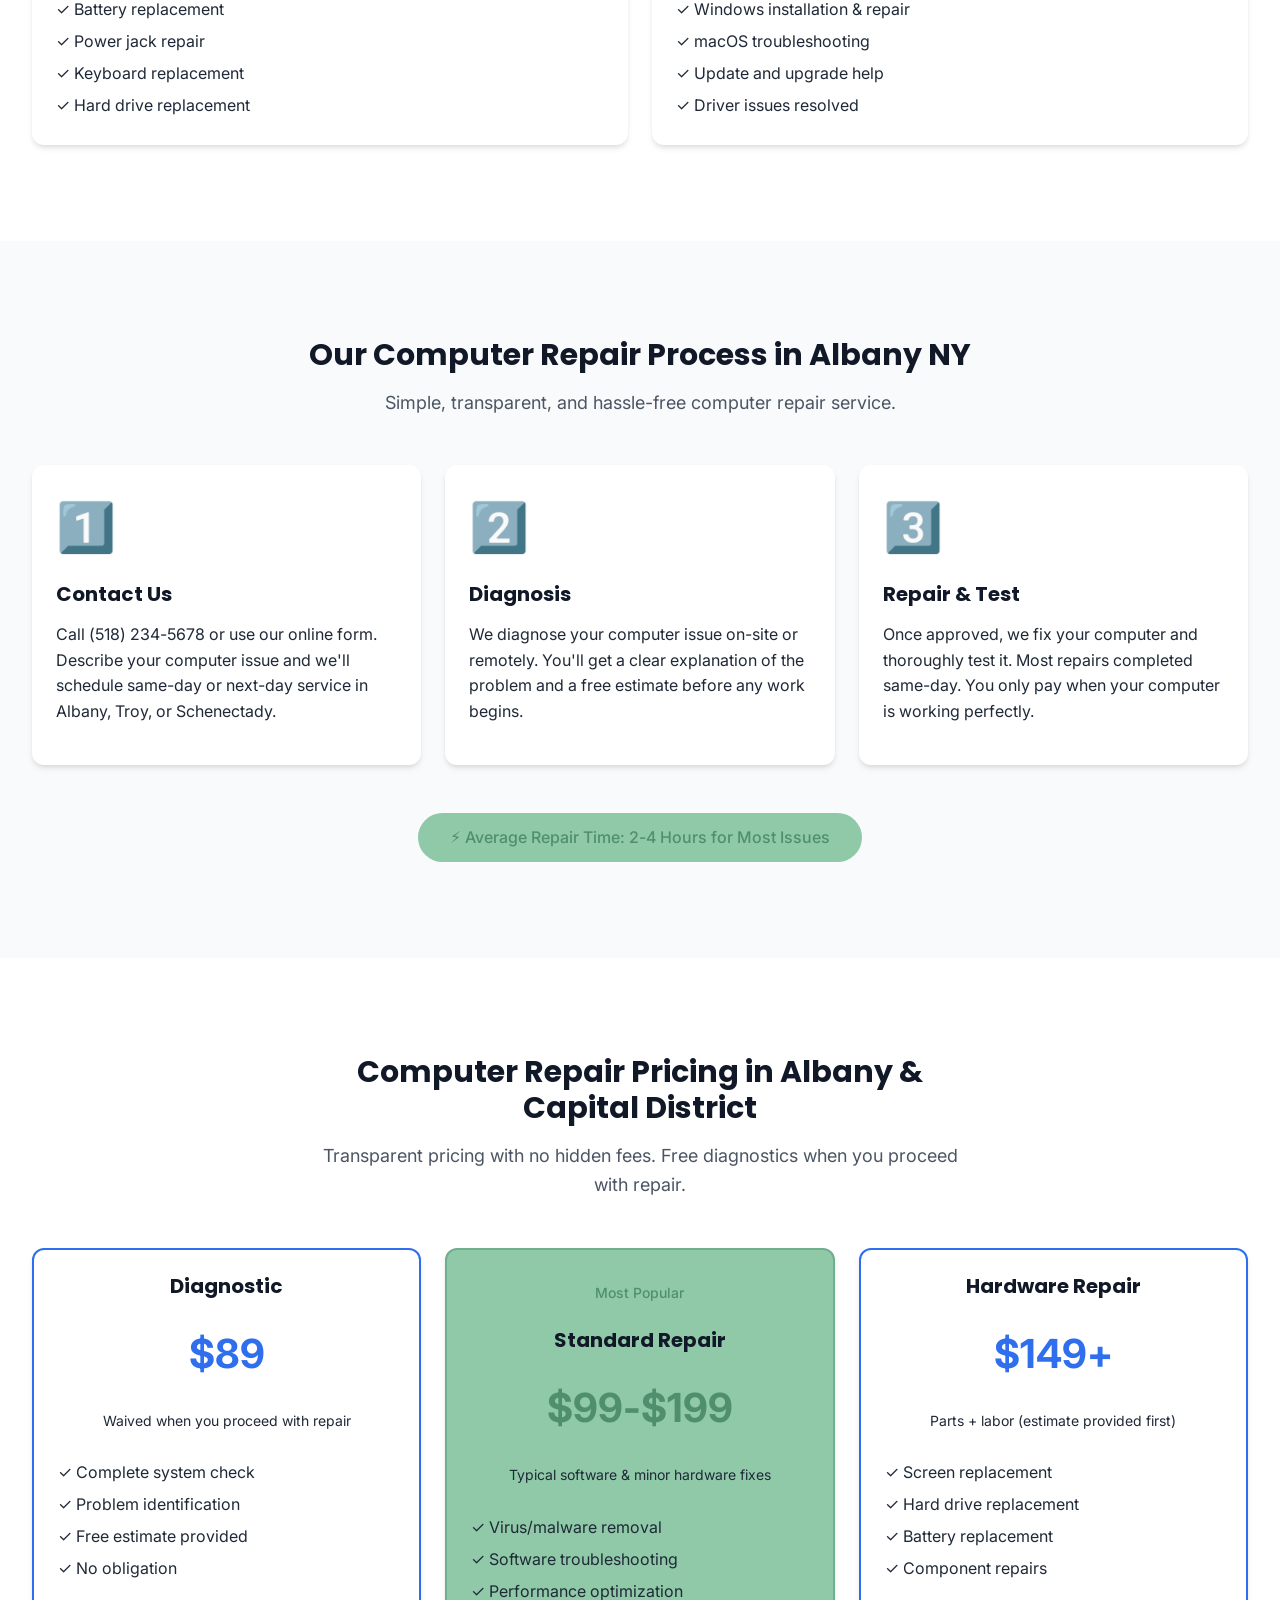
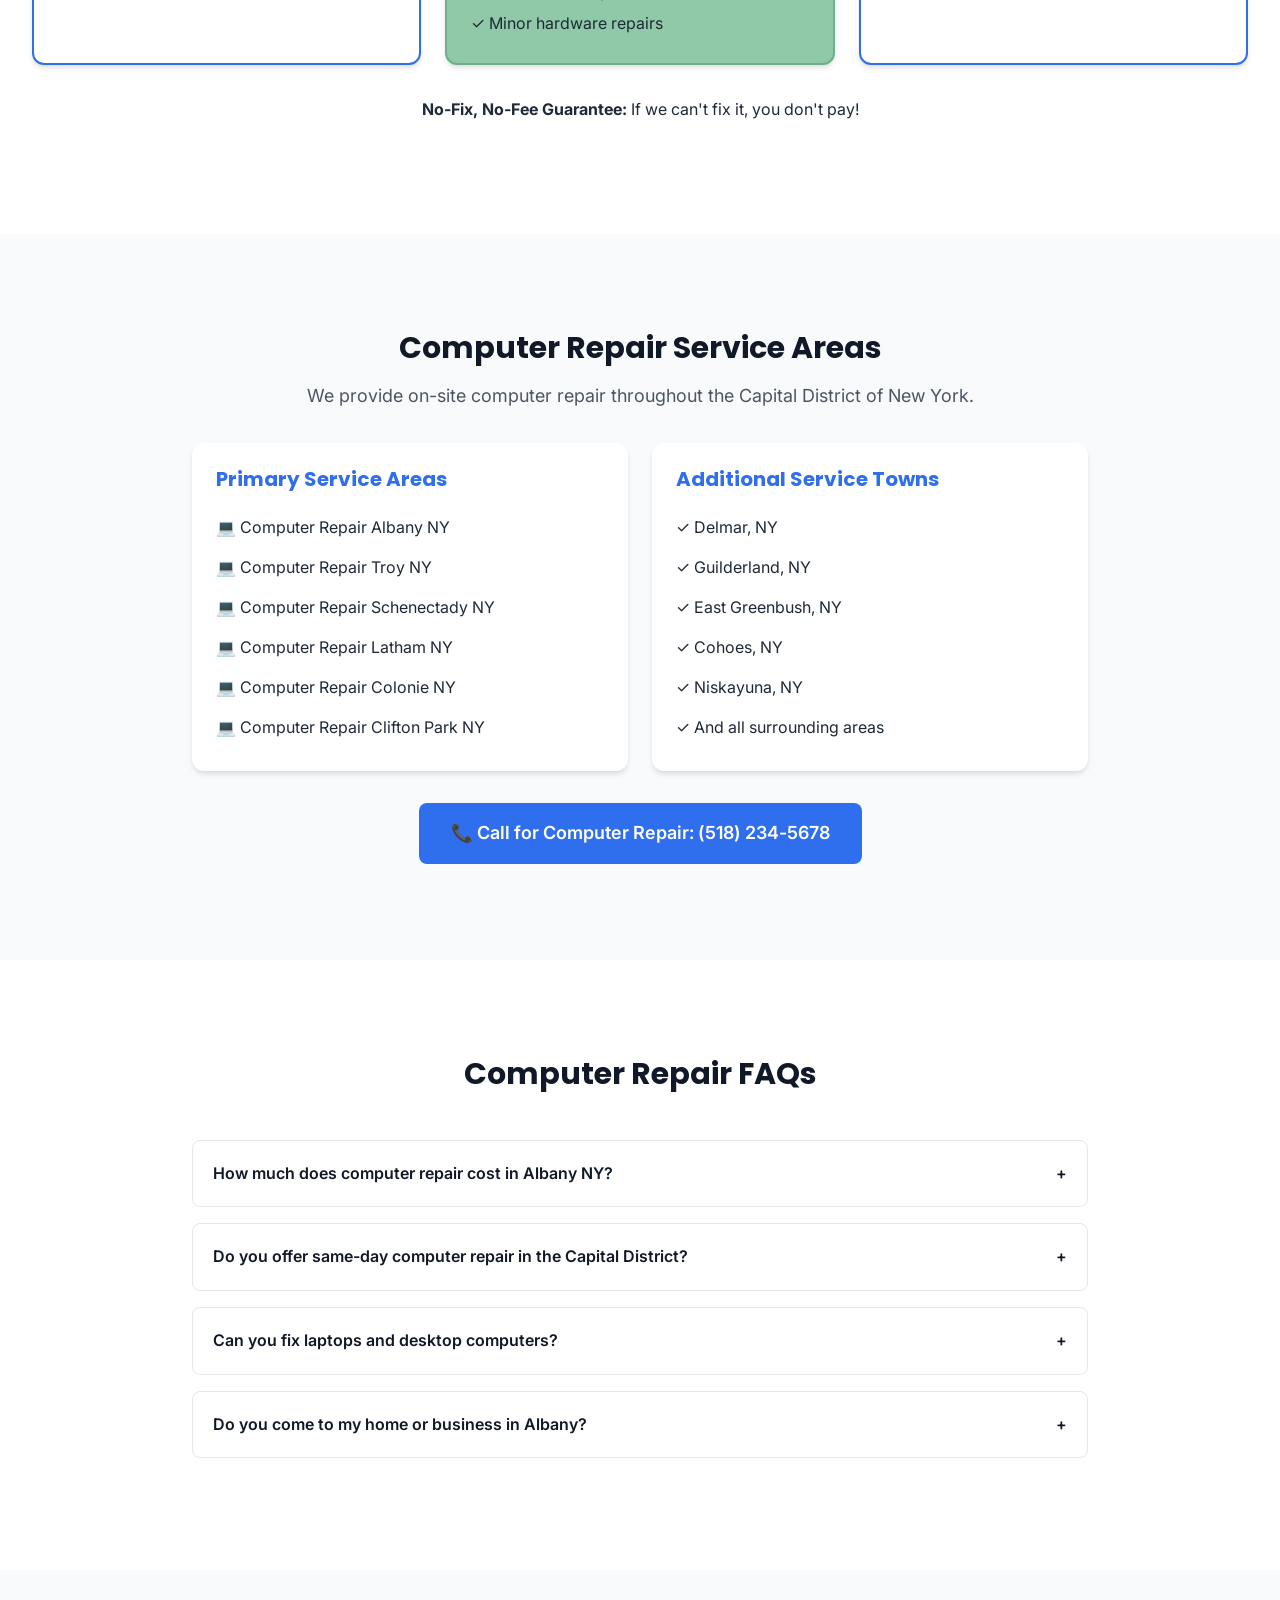
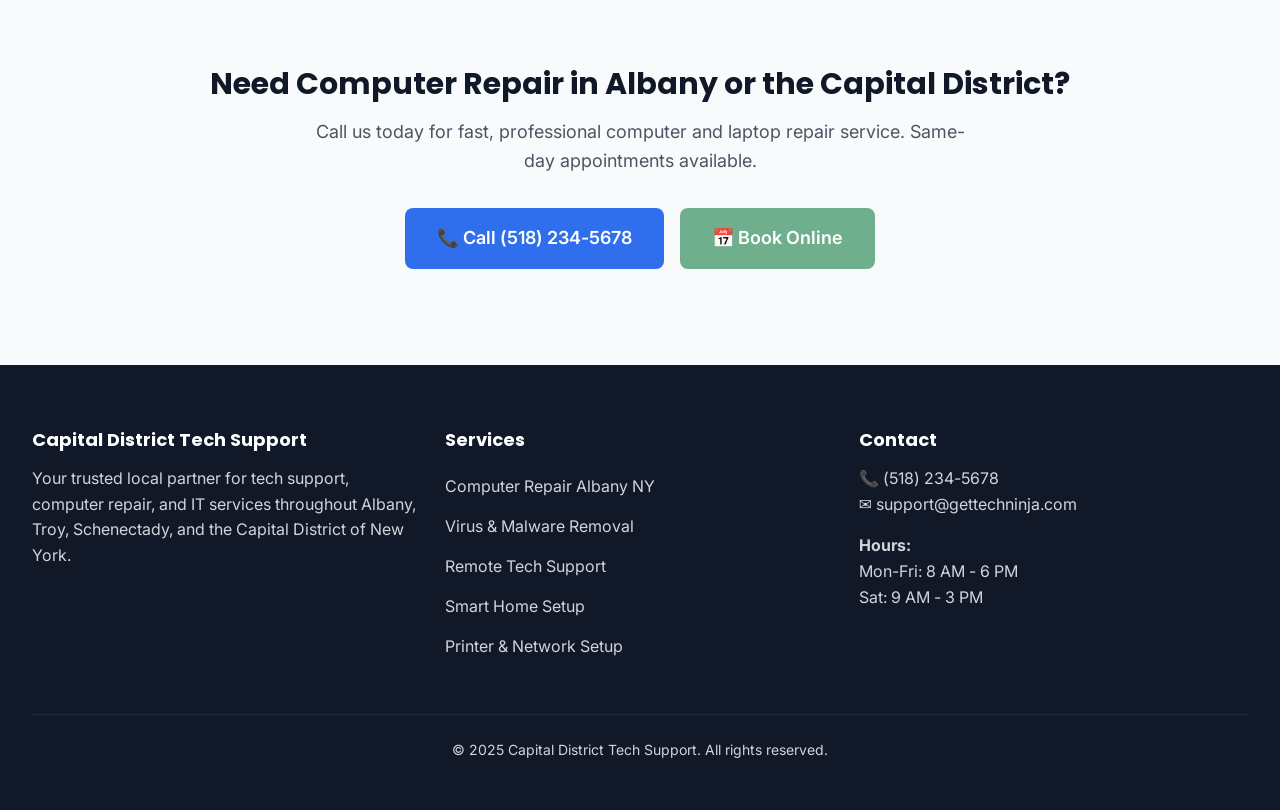
<file: services/computer-repair.html>
<!DOCTYPE html>
<html lang="en">
<head>
  <meta charset="UTF-8">
  <meta name="viewport" content="width=device-width, initial-scale=1.0">

  <!-- Primary Meta Tags -->
  <title>Computer Repair Albany NY | Onsite & Remote Tech Support</title>
  <meta name="title" content="Computer Repair Albany NY | Onsite & Remote Tech Support">
  <meta name="description" content="Professional computer and laptop repair in Albany, Troy, Schenectady. Same-day PC repair service throughout the Capital District. Call (518) 528-8921 today!">

  <!-- Keywords -->
  <meta name="keywords" content="computer repair Albany NY, laptop repair Albany, PC repair Troy, computer fix Schenectady, computer repair near me, Capital District computer repair, computer technician Albany">

  <!-- Open Graph -->
  <meta property="og:type" content="website">
  <meta property="og:url" content="https://gettechninja.com/services/computer-repair.html">
  <meta property="og:title" content="Computer Repair Albany NY | Onsite & Remote Tech Support">
  <meta property="og:description" content="Professional computer and laptop repair in Albany, Troy, Schenectady. Same-day service available.">

  <!-- Geo Tags -->
  <meta name="geo.region" content="US-NY">
  <meta name="geo.placename" content="Albany">

  <link rel="icon" type="image/png" href="/favicon.png">
  <link rel="stylesheet" href="../css/main.css">
  <link rel="preconnect" href="https://fonts.googleapis.com">
  <link rel="preconnect" href="https://fonts.gstatic.com" crossorigin>
</head>
<body>
  <!-- Header -->
  <header class="header">
    <div class="container header__container">
      <a href="/" class="header__logo">
        <img src="../assets/techninja-logo.svg" alt="Techninja" style="height: 40px;">
      </a>

      <nav class="nav">
        <a href="../index.html" class="nav__link">Home</a>
        <a href="../index.html#services" class="nav__link">Services</a>
        <a href="../about.html" class="nav__link">About</a>
        <a href="../index.html#contact" class="nav__link">Contact</a>
      </nav>

      <a href="tel:+15185288921" class="header__phone">
        <span class="header__phone-icon">📞</span>
        <span>(518) 528-8921</span>
      </a>

      <button class="mobile-menu-btn" aria-label="Toggle menu">
        <span></span>
        <span></span>
        <span></span>
      </button>
    </div>
  </header>

  <!-- Breadcrumbs -->
  <div class="container">
    <div class="breadcrumbs">
      <a href="../index.html">Home</a>
      <span>/</span>
      <a href="../index.html#services">Services</a>
      <span>/</span>
      <span>Computer Repair</span>
    </div>
  </div>

  <!-- Hero Section -->
  <section class="hero section">
    <div class="container">
      <div class="hero__content">
        <div class="badge mb-6">
          💻 Expert Computer Repair Throughout the Capital District
        </div>

        <h1>Computer Repair in Albany, NY — PC & Laptop Repair Near You in the Capital District</h1>

        <p class="lead">Fast, professional computer and laptop repair services in Albany, Troy, Schenectady, Latham, and all surrounding Capital District towns. Same-day service available for most issues.</p>

        <div class="flex flex-wrap gap-4 mt-8">
          <a href="tel:+15185288921" class="btn btn--primary btn--large">
            📞 Call (518) 528-8921
          </a>
          <a href="../index.html#contact" class="btn btn--outline btn--large" style="color: white; border-color: white;">
            📅 Schedule Repair
          </a>
        </div>
      </div>
    </div>
  </section>

  <!-- Services Details -->
  <section class="section">
    <div class="container">
      <div class="text-center max-w-2xl mx-auto mb-12">
        <h2>Computer Repair Services in Albany & Capital District</h2>
        <p class="lead">We fix all computer problems for homes and businesses throughout the Capital Region.</p>
      </div>

      <div class="grid grid--2">
        <div class="card">
          <h3>🐌 Slow Computer Repair</h3>
          <p>Is your PC or laptop running slow? We diagnose and fix slow computers throughout Albany, Troy, and Schenectady. Most speed issues resolved same-day.</p>
          <ul style="margin-top: var(--space-4); line-height: 2;">
            <li>✓ Performance optimization</li>
            <li>✓ Startup program cleanup</li>
            <li>✓ Hard drive upgrades to SSD</li>
            <li>✓ Memory (RAM) upgrades</li>
          </ul>
        </div>

        <div class="card">
          <h3>💻 Laptop Screen Repair</h3>
          <p>Cracked or broken laptop screen? We replace laptop screens for all makes and models in the Capital District. Most repairs completed within 24-48 hours.</p>
          <ul style="margin-top: var(--space-4); line-height: 2;">
            <li>✓ Dell, HP, Lenovo, ASUS screens</li>
            <li>✓ MacBook screen replacement</li>
            <li>✓ Same-day service available</li>
            <li>✓ Warranty on all repairs</li>
          </ul>
        </div>

        <div class="card">
          <h3>🔋 Hardware Repair & Upgrades</h3>
          <p>From battery replacement to motherboard repair, we handle all computer hardware issues in Albany and surrounding areas.</p>
          <ul style="margin-top: var(--space-4); line-height: 2;">
            <li>✓ Battery replacement</li>
            <li>✓ Power jack repair</li>
            <li>✓ Keyboard replacement</li>
            <li>✓ Hard drive replacement</li>
          </ul>
        </div>

        <div class="card">
          <h3>⚙️ Operating System Issues</h3>
          <p>Windows won't boot? Blue screen errors? We fix all OS-related problems for Capital District residents.</p>
          <ul style="margin-top: var(--space-4); line-height: 2;">
            <li>✓ Windows installation & repair</li>
            <li>✓ macOS troubleshooting</li>
            <li>✓ Update and upgrade help</li>
            <li>✓ Driver issues resolved</li>
          </ul>
        </div>
      </div>
    </div>
  </section>

  <!-- Service Process -->
  <section class="section section--gray">
    <div class="container">
      <div class="text-center max-w-2xl mx-auto mb-12">
        <h2>Our Computer Repair Process in Albany NY</h2>
        <p class="lead">Simple, transparent, and hassle-free computer repair service.</p>
      </div>

      <div class="grid grid--3">
        <div class="card">
          <div style="font-size: 3rem; margin-bottom: var(--space-4);">1️⃣</div>
          <h4>Contact Us</h4>
          <p>Call (518) 234-5678 or use our online form. Describe your computer issue and we'll schedule same-day or next-day service in Albany, Troy, or Schenectady.</p>
        </div>

        <div class="card">
          <div style="font-size: 3rem; margin-bottom: var(--space-4);">2️⃣</div>
          <h4>Diagnosis</h4>
          <p>We diagnose your computer issue on-site or remotely. You'll get a clear explanation of the problem and a free estimate before any work begins.</p>
        </div>

        <div class="card">
          <div style="font-size: 3rem; margin-bottom: var(--space-4);">3️⃣</div>
          <h4>Repair & Test</h4>
          <p>Once approved, we fix your computer and thoroughly test it. Most repairs completed same-day. You only pay when your computer is working perfectly.</p>
        </div>
      </div>

      <div class="text-center mt-12">
        <div class="badge" style="font-size: var(--text-base); padding: var(--space-3) var(--space-8);">
          ⚡ Average Repair Time: 2-4 Hours for Most Issues
        </div>
      </div>
    </div>
  </section>

  <!-- Pricing -->
  <section class="section">
    <div class="container">
      <div class="text-center max-w-2xl mx-auto mb-12">
        <h2>Computer Repair Pricing in Albany & Capital District</h2>
        <p class="lead">Transparent pricing with no hidden fees. Free diagnostics when you proceed with repair.</p>
      </div>

      <div class="grid grid--3">
        <div class="card" style="text-align: center; border: 2px solid var(--primary-blue);">
          <h4>Diagnostic</h4>
          <div style="font-size: var(--text-4xl); font-weight: var(--font-bold); color: var(--primary-blue); margin: var(--space-6) 0;">$89</div>
          <p style="font-size: var(--text-sm); margin-bottom: var(--space-6);">Waived when you proceed with repair</p>
          <ul style="text-align: left; line-height: 2;">
            <li>✓ Complete system check</li>
            <li>✓ Problem identification</li>
            <li>✓ Free estimate provided</li>
            <li>✓ No obligation</li>
          </ul>
        </div>

        <div class="card" style="text-align: center; border: 2px solid var(--sage-green); background: var(--sage-green-light); background-opacity: 0.1;">
          <div class="badge" style="margin-bottom: var(--space-4);">Most Popular</div>
          <h4>Standard Repair</h4>
          <div style="font-size: var(--text-4xl); font-weight: var(--font-bold); color: var(--sage-green-dark); margin: var(--space-6) 0;">$99-$199</div>
          <p style="font-size: var(--text-sm); margin-bottom: var(--space-6);">Typical software & minor hardware fixes</p>
          <ul style="text-align: left; line-height: 2;">
            <li>✓ Virus/malware removal</li>
            <li>✓ Software troubleshooting</li>
            <li>✓ Performance optimization</li>
            <li>✓ Minor hardware repairs</li>
          </ul>
        </div>

        <div class="card" style="text-align: center; border: 2px solid var(--primary-blue);">
          <h4>Hardware Repair</h4>
          <div style="font-size: var(--text-4xl); font-weight: var(--font-bold); color: var(--primary-blue); margin: var(--space-6) 0;">$149+</div>
          <p style="font-size: var(--text-sm); margin-bottom: var(--space-6);">Parts + labor (estimate provided first)</p>
          <ul style="text-align: left; line-height: 2;">
            <li>✓ Screen replacement</li>
            <li>✓ Hard drive replacement</li>
            <li>✓ Battery replacement</li>
            <li>✓ Component repairs</li>
          </ul>
        </div>
      </div>

      <div class="text-center mt-8">
        <p><strong>No-Fix, No-Fee Guarantee:</strong> If we can't fix it, you don't pay!</p>
      </div>
    </div>
  </section>

  <!-- Local Service Area -->
  <section class="section section--gray">
    <div class="container">
      <div class="text-center max-w-4xl mx-auto">
        <h2>Computer Repair Service Areas</h2>
        <p class="lead mb-8">We provide on-site computer repair throughout the Capital District of New York.</p>

        <div class="grid grid--2" style="text-align: left;">
          <div class="card">
            <h4 style="color: var(--primary-blue);">Primary Service Areas</h4>
            <ul style="margin-top: var(--space-4); line-height: 2.5;">
              <li>💻 Computer Repair Albany NY</li>
              <li>💻 Computer Repair Troy NY</li>
              <li>💻 Computer Repair Schenectady NY</li>
              <li>💻 Computer Repair Latham NY</li>
              <li>💻 Computer Repair Colonie NY</li>
              <li>💻 Computer Repair Clifton Park NY</li>
            </ul>
          </div>

          <div class="card">
            <h4 style="color: var(--primary-blue);">Additional Service Towns</h4>
            <ul style="margin-top: var(--space-4); line-height: 2.5;">
              <li>✓ Delmar, NY</li>
              <li>✓ Guilderland, NY</li>
              <li>✓ East Greenbush, NY</li>
              <li>✓ Cohoes, NY</li>
              <li>✓ Niskayuna, NY</li>
              <li>✓ And all surrounding areas</li>
            </ul>
          </div>
        </div>

        <div class="mt-8">
          <a href="tel:+15185288921" class="btn btn--primary btn--large">
            📞 Call for Computer Repair: (518) 234-5678
          </a>
        </div>
      </div>
    </div>
  </section>

  <!-- FAQ -->
  <section class="section">
    <div class="container">
      <div class="text-center max-w-2xl mx-auto mb-12">
        <h2>Computer Repair FAQs</h2>
      </div>

      <div class="max-w-4xl mx-auto">
        <div class="faq-item">
          <button class="faq-question">
            How much does computer repair cost in Albany NY?
            <span>+</span>
          </button>
          <div class="faq-answer">
            Computer repair costs in Albany typically range from $99-$249 for software issues and $149-$399 for hardware repairs. We provide free diagnostics with repair and always give you an estimate before starting work.
          </div>
        </div>

        <div class="faq-item">
          <button class="faq-question">
            Do you offer same-day computer repair in the Capital District?
            <span>+</span>
          </button>
          <div class="faq-answer">
            Yes! We offer same-day computer repair service throughout Albany, Troy, Schenectady, and the Capital District for most issues. Call us before 2 PM at (518) 234-5678 for same-day availability.
          </div>
        </div>

        <div class="faq-item">
          <button class="faq-question">
            Can you fix laptops and desktop computers?
            <span>+</span>
          </button>
          <div class="faq-answer">
            Absolutely! We repair all types of computers including laptops, desktops, all-in-ones, and workstations. We service all major brands: Dell, HP, Lenovo, ASUS, Acer, Apple MacBooks, and custom-built PCs.
          </div>
        </div>

        <div class="faq-item">
          <button class="faq-question">
            Do you come to my home or business in Albany?
            <span>+</span>
          </button>
          <div class="faq-answer">
            Yes! We provide on-site computer repair at your home or business throughout the Capital District. Many repairs can be completed on-site. For complex hardware repairs, we may need to take your computer to our shop.
          </div>
        </div>
      </div>
    </div>
  </section>

  <!-- CTA Section -->
  <section class="section section--gray">
    <div class="container text-center">
      <h2>Need Computer Repair in Albany or the Capital District?</h2>
      <p class="lead max-w-2xl mx-auto">Call us today for fast, professional computer and laptop repair service. Same-day appointments available.</p>
      <div class="flex flex-wrap gap-4 justify-center mt-8">
        <a href="tel:+15185288921" class="btn btn--primary btn--large">
          📞 Call (518) 234-5678
        </a>
        <a href="../index.html#contact" class="btn btn--secondary btn--large">
          📅 Book Online
        </a>
      </div>
    </div>
  </section>

  <!-- Footer -->
  <footer class="footer">
    <div class="container">
      <div class="grid grid--3">
        <div>
          <h3>Capital District Tech Support</h3>
          <p>Your trusted local partner for tech support, computer repair, and IT services throughout Albany, Troy, Schenectady, and the Capital District of New York.</p>
        </div>

        <div>
          <h3>Services</h3>
          <ul style="line-height: 2.5;">
            <li><a href="computer-repair.html">Computer Repair Albany NY</a></li>
            <li><a href="virus-malware-removal.html">Virus & Malware Removal</a></li>
            <li><a href="remote-support.html">Remote Tech Support</a></li>
            <li><a href="smart-home-setup.html">Smart Home Setup</a></li>
            <li><a href="printer-network-setup.html">Printer & Network Setup</a></li>
          </ul>
        </div>

        <div>
          <h3>Contact</h3>
          <p>📞 (518) 234-5678<br>
          ✉️ support@gettechninja.com</p>
          <p style="margin-top: var(--space-4);">
            <strong>Hours:</strong><br>
            Mon-Fri: 8 AM - 6 PM<br>
            Sat: 9 AM - 3 PM
          </p>
        </div>
      </div>

      <div class="footer__bottom">
        <p>&copy; 2025 Capital District Tech Support. All rights reserved.</p>
      </div>
    </div>
  </footer>

  <!-- Sticky Mobile CTA -->
  <a href="tel:+15185288921" class="btn btn--primary sticky-cta">
    📞 Call Now
  </a>

  <!-- Schema Markup -->
  <script src="../js/schema.js"></script>
  <script src="../js/main.js"></script>

  <script type="application/ld+json">
  {
    "@context": "https://schema.org",
    "@type": "Service",
    "serviceType": "Computer Repair",
    "provider": {
      "@type": "LocalBusiness",
      "name": "Capital District Tech Support",
      "telephone": "+15185288921",
      "address": {
        "@type": "PostalAddress",
        "addressLocality": "Albany",
        "addressRegion": "NY"
      }
    },
    "description": "Professional computer and laptop repair services in Albany, Troy, Schenectady, and the Capital District. Same-day service available.",
    "areaServed": ["Albany NY", "Troy NY", "Schenectady NY", "Latham NY", "Capital District NY"],
    "offers": {
      "@type": "Offer",
      "priceRange": "$99-$399"
    }
  }
  </script>

  <script type="application/ld+json">
  {
    "@context": "https://schema.org",
    "@type": "BreadcrumbList",
    "itemListElement": [
      {
        "@type": "ListItem",
        "position": 1,
        "name": "Home",
        "item": "https://gettechninja.com/"
      },
      {
        "@type": "ListItem",
        "position": 2,
        "name": "Services",
        "item": "https://gettechninja.com/#services"
      },
      {
        "@type": "ListItem",
        "position": 3,
        "name": "Computer Repair",
        "item": "https://gettechninja.com/services/computer-repair.html"
      }
    ]
  }
  </script>
</body>
</html>
</file>
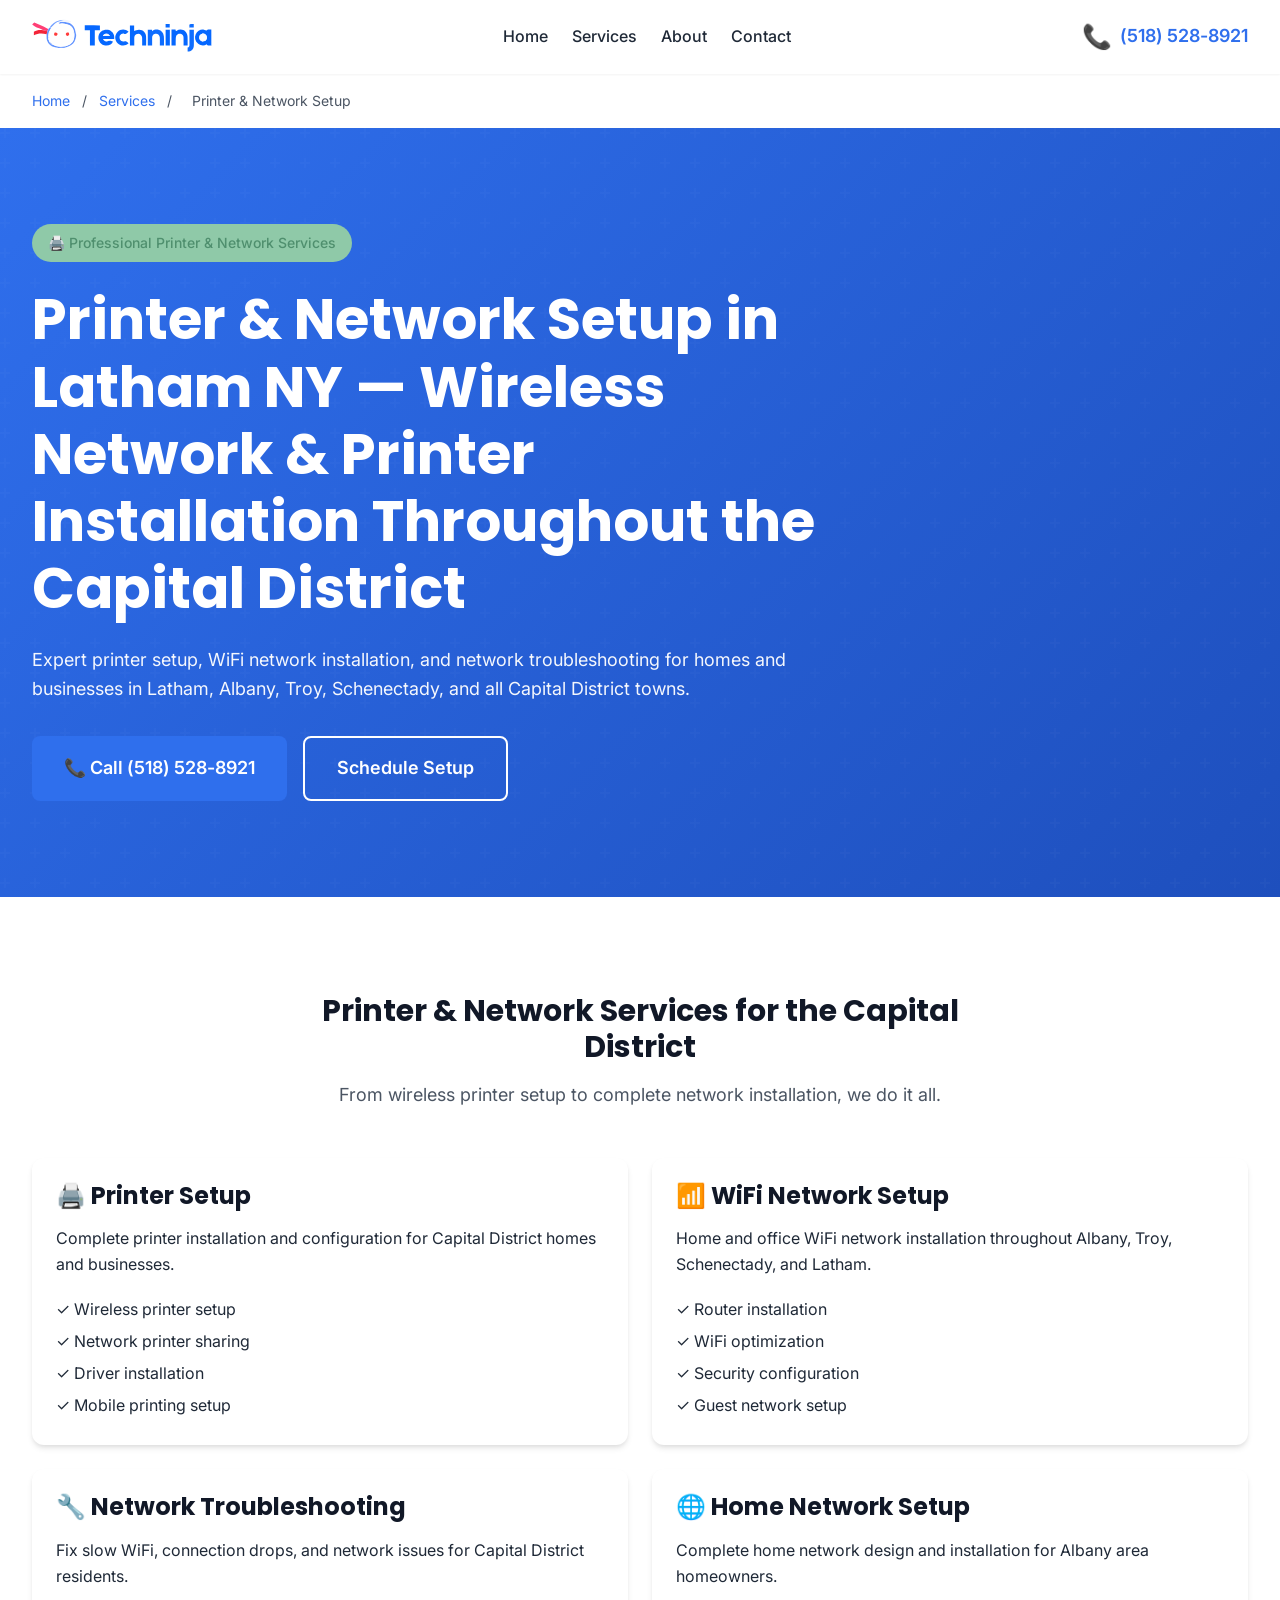
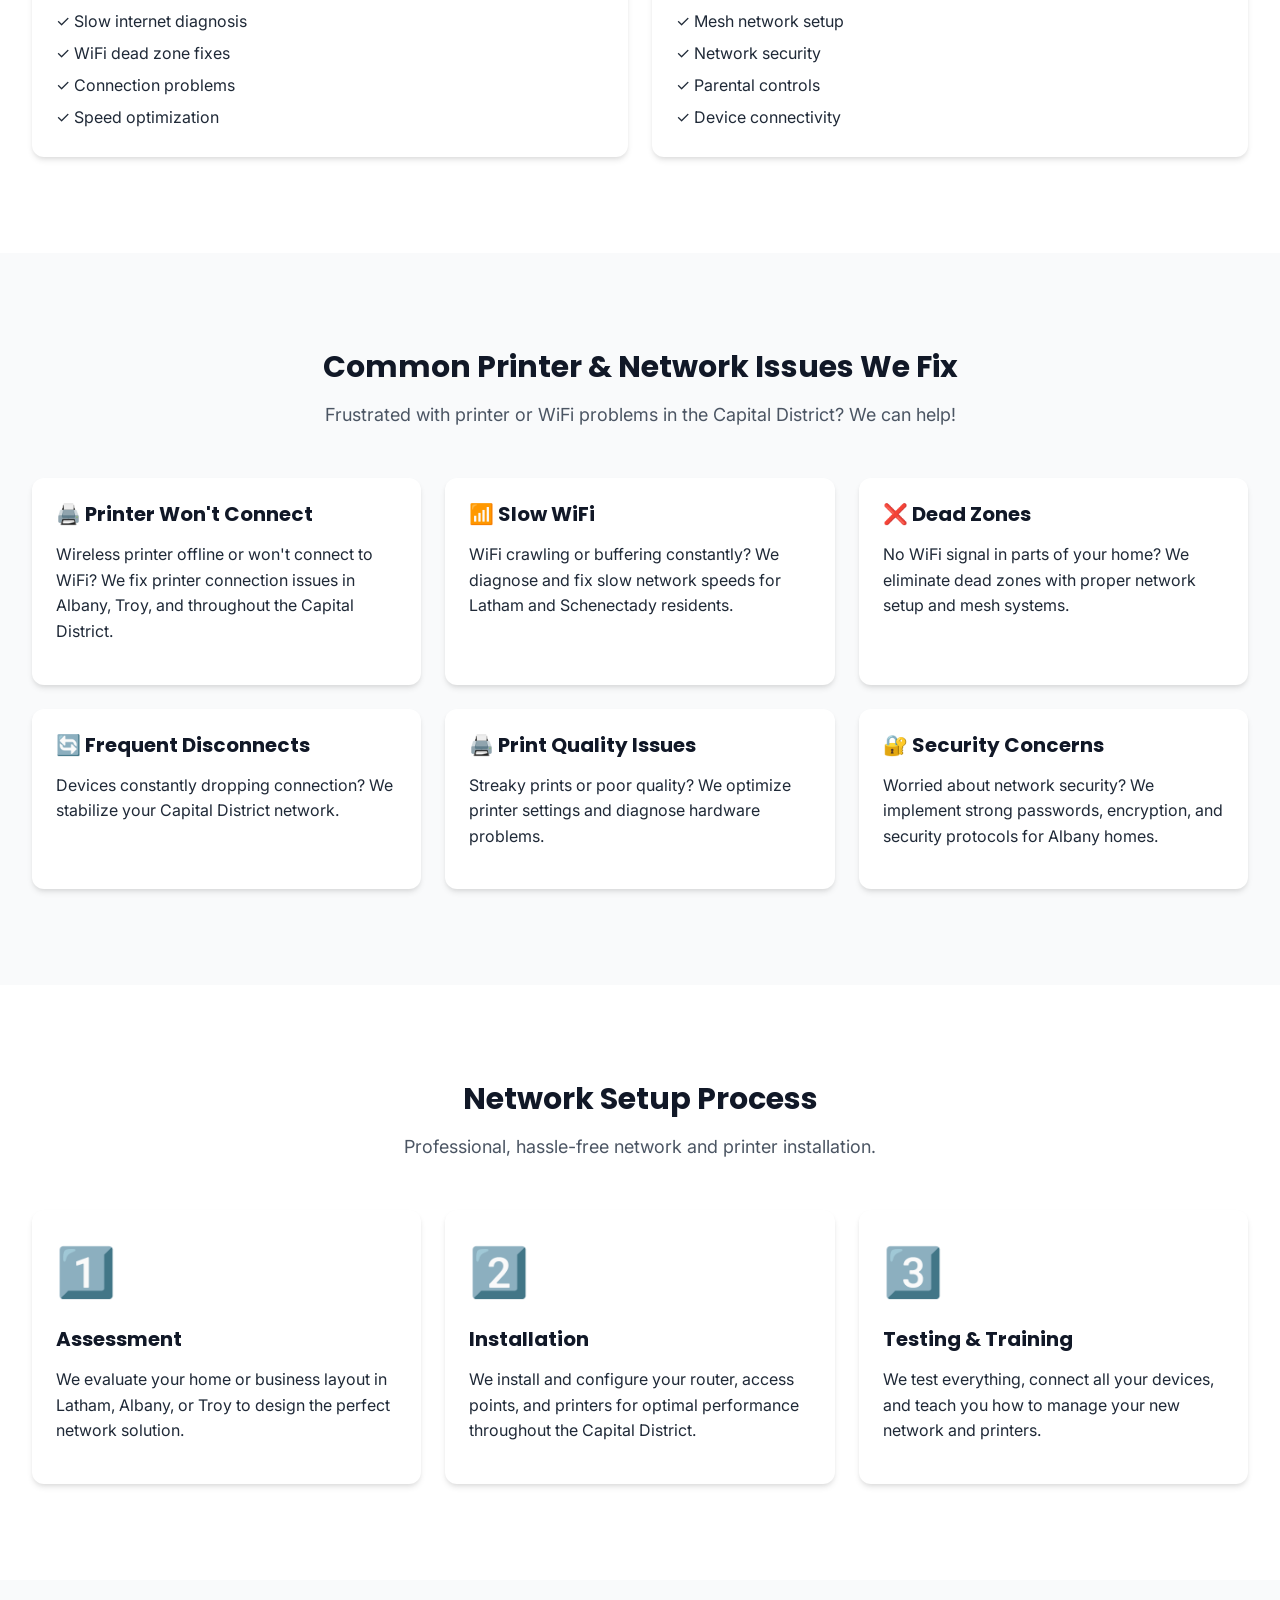
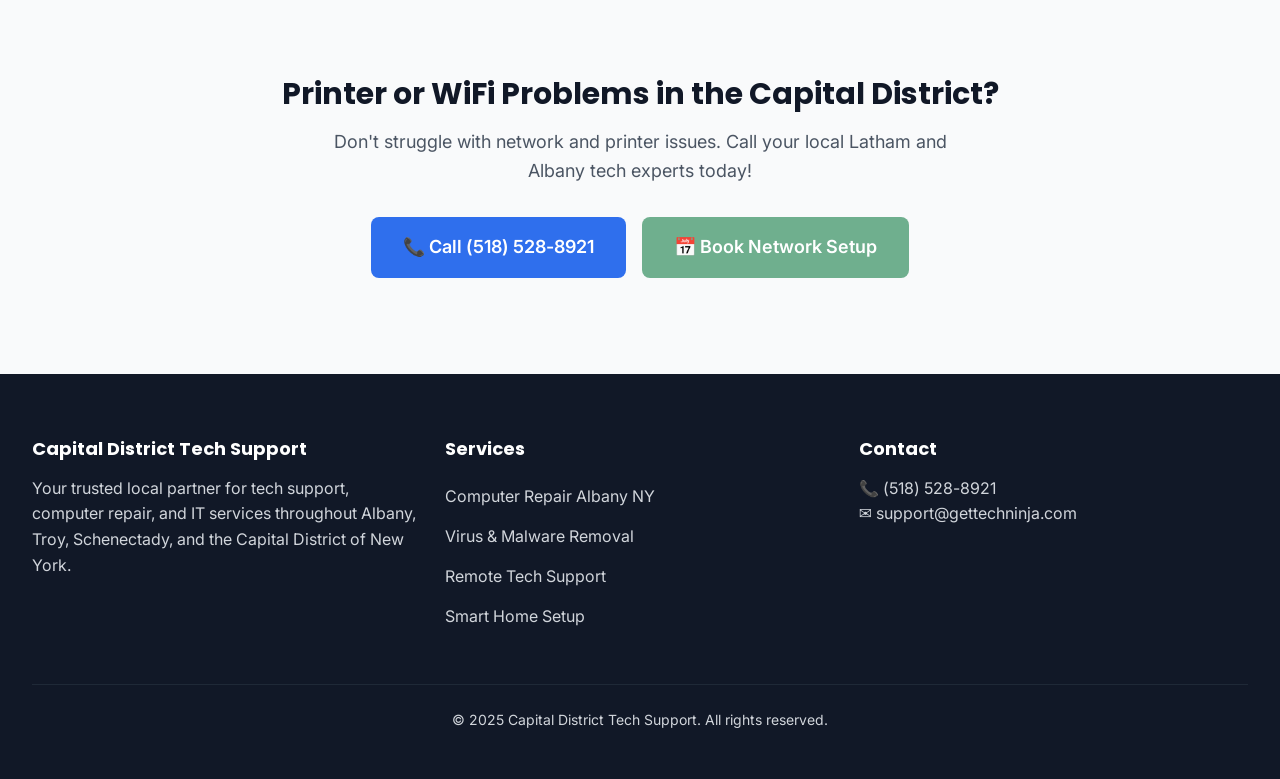
<file: services/printer-network-setup.html>
<!DOCTYPE html>
<html lang="en">
<head>
  <meta charset="UTF-8">
  <meta name="viewport" content="width=device-width, initial-scale=1.0">

  <title>Printer & Network Setup Latham NY | WiFi Help Capital District</title>
  <meta name="description" content="Expert printer setup and WiFi network installation in Latham, Albany, Troy. Wireless printer help throughout Capital District. Call (518) 528-8921!">
  <meta name="keywords" content="printer setup Latham NY, network setup Albany, WiFi help Troy, wireless printer Capital District, router setup Schenectady, network troubleshooting Albany NY">

  <link rel="icon" type="image/png" href="/favicon.png">
  <link rel="stylesheet" href="../css/main.css">
</head>
<body>
  <header class="header">
    <div class="container header__container">
      <a href="/" class="header__logo">
        <img src="../assets/techninja-logo.svg" alt="Techninja" style="height: 40px;">
      </a>

      <nav class="nav">
        <a href="../index.html" class="nav__link">Home</a>
        <a href="../index.html#services" class="nav__link">Services</a>
        <a href="../about.html" class="nav__link">About</a>
        <a href="../index.html#contact" class="nav__link">Contact</a>
      </nav>

      <a href="tel:+15185288921" class="header__phone">
        <span class="header__phone-icon">📞</span>
        <span>(518) 528-8921</span>
      </a>

      <button class="mobile-menu-btn" aria-label="Toggle menu">
        <span></span>
        <span></span>
        <span></span>
      </button>
    </div>
  </header>

  <div class="container">
    <div class="breadcrumbs">
      <a href="../index.html">Home</a>
      <span>/</span>
      <a href="../index.html#services">Services</a>
      <span>/</span>
      <span>Printer & Network Setup</span>
    </div>
  </div>

  <section class="hero section">
    <div class="container">
      <div class="hero__content">
        <div class="badge mb-6">
          🖨️ Professional Printer & Network Services
        </div>

        <h1>Printer & Network Setup in Latham NY — Wireless Network & Printer Installation Throughout the Capital District</h1>

        <p class="lead">Expert printer setup, WiFi network installation, and network troubleshooting for homes and businesses in Latham, Albany, Troy, Schenectady, and all Capital District towns.</p>

        <div class="flex flex-wrap gap-4 mt-8">
          <a href="tel:+15185288921" class="btn btn--primary btn--large">
            📞 Call (518) 528-8921
          </a>
          <a href="../index.html#contact" class="btn btn--outline btn--large" style="color: white; border-color: white;">
            Schedule Setup
          </a>
        </div>
      </div>
    </div>
  </section>

  <section class="section">
    <div class="container">
      <div class="text-center max-w-2xl mx-auto mb-12">
        <h2>Printer & Network Services for the Capital District</h2>
        <p class="lead">From wireless printer setup to complete network installation, we do it all.</p>
      </div>

      <div class="grid grid--2">
        <div class="card">
          <h3>🖨️ Printer Setup</h3>
          <p>Complete printer installation and configuration for Capital District homes and businesses.</p>
          <ul style="margin-top: var(--space-4); line-height: 2;">
            <li>✓ Wireless printer setup</li>
            <li>✓ Network printer sharing</li>
            <li>✓ Driver installation</li>
            <li>✓ Mobile printing setup</li>
          </ul>
        </div>

        <div class="card">
          <h3>📶 WiFi Network Setup</h3>
          <p>Home and office WiFi network installation throughout Albany, Troy, Schenectady, and Latham.</p>
          <ul style="margin-top: var(--space-4); line-height: 2;">
            <li>✓ Router installation</li>
            <li>✓ WiFi optimization</li>
            <li>✓ Security configuration</li>
            <li>✓ Guest network setup</li>
          </ul>
        </div>

        <div class="card">
          <h3>🔧 Network Troubleshooting</h3>
          <p>Fix slow WiFi, connection drops, and network issues for Capital District residents.</p>
          <ul style="margin-top: var(--space-4); line-height: 2;">
            <li>✓ Slow internet diagnosis</li>
            <li>✓ WiFi dead zone fixes</li>
            <li>✓ Connection problems</li>
            <li>✓ Speed optimization</li>
          </ul>
        </div>

        <div class="card">
          <h3>🌐 Home Network Setup</h3>
          <p>Complete home network design and installation for Albany area homeowners.</p>
          <ul style="margin-top: var(--space-4); line-height: 2;">
            <li>✓ Mesh network setup</li>
            <li>✓ Network security</li>
            <li>✓ Parental controls</li>
            <li>✓ Device connectivity</li>
          </ul>
        </div>
      </div>
    </div>
  </section>

  <section class="section section--gray">
    <div class="container">
      <div class="text-center max-w-2xl mx-auto mb-12">
        <h2>Common Printer & Network Issues We Fix</h2>
        <p class="lead">Frustrated with printer or WiFi problems in the Capital District? We can help!</p>
      </div>

      <div class="grid grid--3">
        <div class="card">
          <h4>🖨️ Printer Won't Connect</h4>
          <p>Wireless printer offline or won't connect to WiFi? We fix printer connection issues in Albany, Troy, and throughout the Capital District.</p>
        </div>

        <div class="card">
          <h4>📶 Slow WiFi</h4>
          <p>WiFi crawling or buffering constantly? We diagnose and fix slow network speeds for Latham and Schenectady residents.</p>
        </div>

        <div class="card">
          <h4>❌ Dead Zones</h4>
          <p>No WiFi signal in parts of your home? We eliminate dead zones with proper network setup and mesh systems.</p>
        </div>

        <div class="card">
          <h4>🔄 Frequent Disconnects</h4>
          <p>Devices constantly dropping connection? We stabilize your Capital District network.</p>
        </div>

        <div class="card">
          <h4>🖨️ Print Quality Issues</h4>
          <p>Streaky prints or poor quality? We optimize printer settings and diagnose hardware problems.</p>
        </div>

        <div class="card">
          <h4>🔐 Security Concerns</h4>
          <p>Worried about network security? We implement strong passwords, encryption, and security protocols for Albany homes.</p>
        </div>
      </div>
    </div>
  </section>

  <section class="section">
    <div class="container">
      <div class="text-center max-w-2xl mx-auto mb-12">
        <h2>Network Setup Process</h2>
        <p class="lead">Professional, hassle-free network and printer installation.</p>
      </div>

      <div class="grid grid--3">
        <div class="card">
          <div style="font-size: 3rem; margin-bottom: var(--space-4);">1️⃣</div>
          <h4>Assessment</h4>
          <p>We evaluate your home or business layout in Latham, Albany, or Troy to design the perfect network solution.</p>
        </div>

        <div class="card">
          <div style="font-size: 3rem; margin-bottom: var(--space-4);">2️⃣</div>
          <h4>Installation</h4>
          <p>We install and configure your router, access points, and printers for optimal performance throughout the Capital District.</p>
        </div>

        <div class="card">
          <div style="font-size: 3rem; margin-bottom: var(--space-4);">3️⃣</div>
          <h4>Testing & Training</h4>
          <p>We test everything, connect all your devices, and teach you how to manage your new network and printers.</p>
        </div>
      </div>
    </div>
  </section>

  <section class="section section--gray">
    <div class="container text-center">
      <h2>Printer or WiFi Problems in the Capital District?</h2>
      <p class="lead max-w-2xl mx-auto">Don't struggle with network and printer issues. Call your local Latham and Albany tech experts today!</p>
      <div class="flex flex-wrap gap-4 justify-center mt-8">
        <a href="tel:+15185288921" class="btn btn--primary btn--large">
          📞 Call (518) 528-8921
        </a>
        <a href="../index.html#contact" class="btn btn--secondary btn--large">
          📅 Book Network Setup
        </a>
      </div>
    </div>
  </section>

  <footer class="footer">
    <div class="container">
      <div class="grid grid--3">
        <div>
          <h3>Capital District Tech Support</h3>
          <p>Your trusted local partner for tech support, computer repair, and IT services throughout Albany, Troy, Schenectady, and the Capital District of New York.</p>
        </div>

        <div>
          <h3>Services</h3>
          <ul style="line-height: 2.5;">
            <li><a href="computer-repair.html">Computer Repair Albany NY</a></li>
            <li><a href="virus-malware-removal.html">Virus & Malware Removal</a></li>
            <li><a href="remote-support.html">Remote Tech Support</a></li>
            <li><a href="smart-home-setup.html">Smart Home Setup</a></li>
          </ul>
        </div>

        <div>
          <h3>Contact</h3>
          <p>📞 (518) 528-8921<br>
          ✉️ support@gettechninja.com</p>
        </div>
      </div>

      <div class="footer__bottom">
        <p>&copy; 2025 Capital District Tech Support. All rights reserved.</p>
      </div>
    </div>
  </footer>

  <a href="tel:+15185288921" class="btn btn--primary sticky-cta">
    📞 Call Now
  </a>

  <script src="../js/schema.js"></script>
  <script src="../js/main.js"></script>
</body>
</html>
</file>
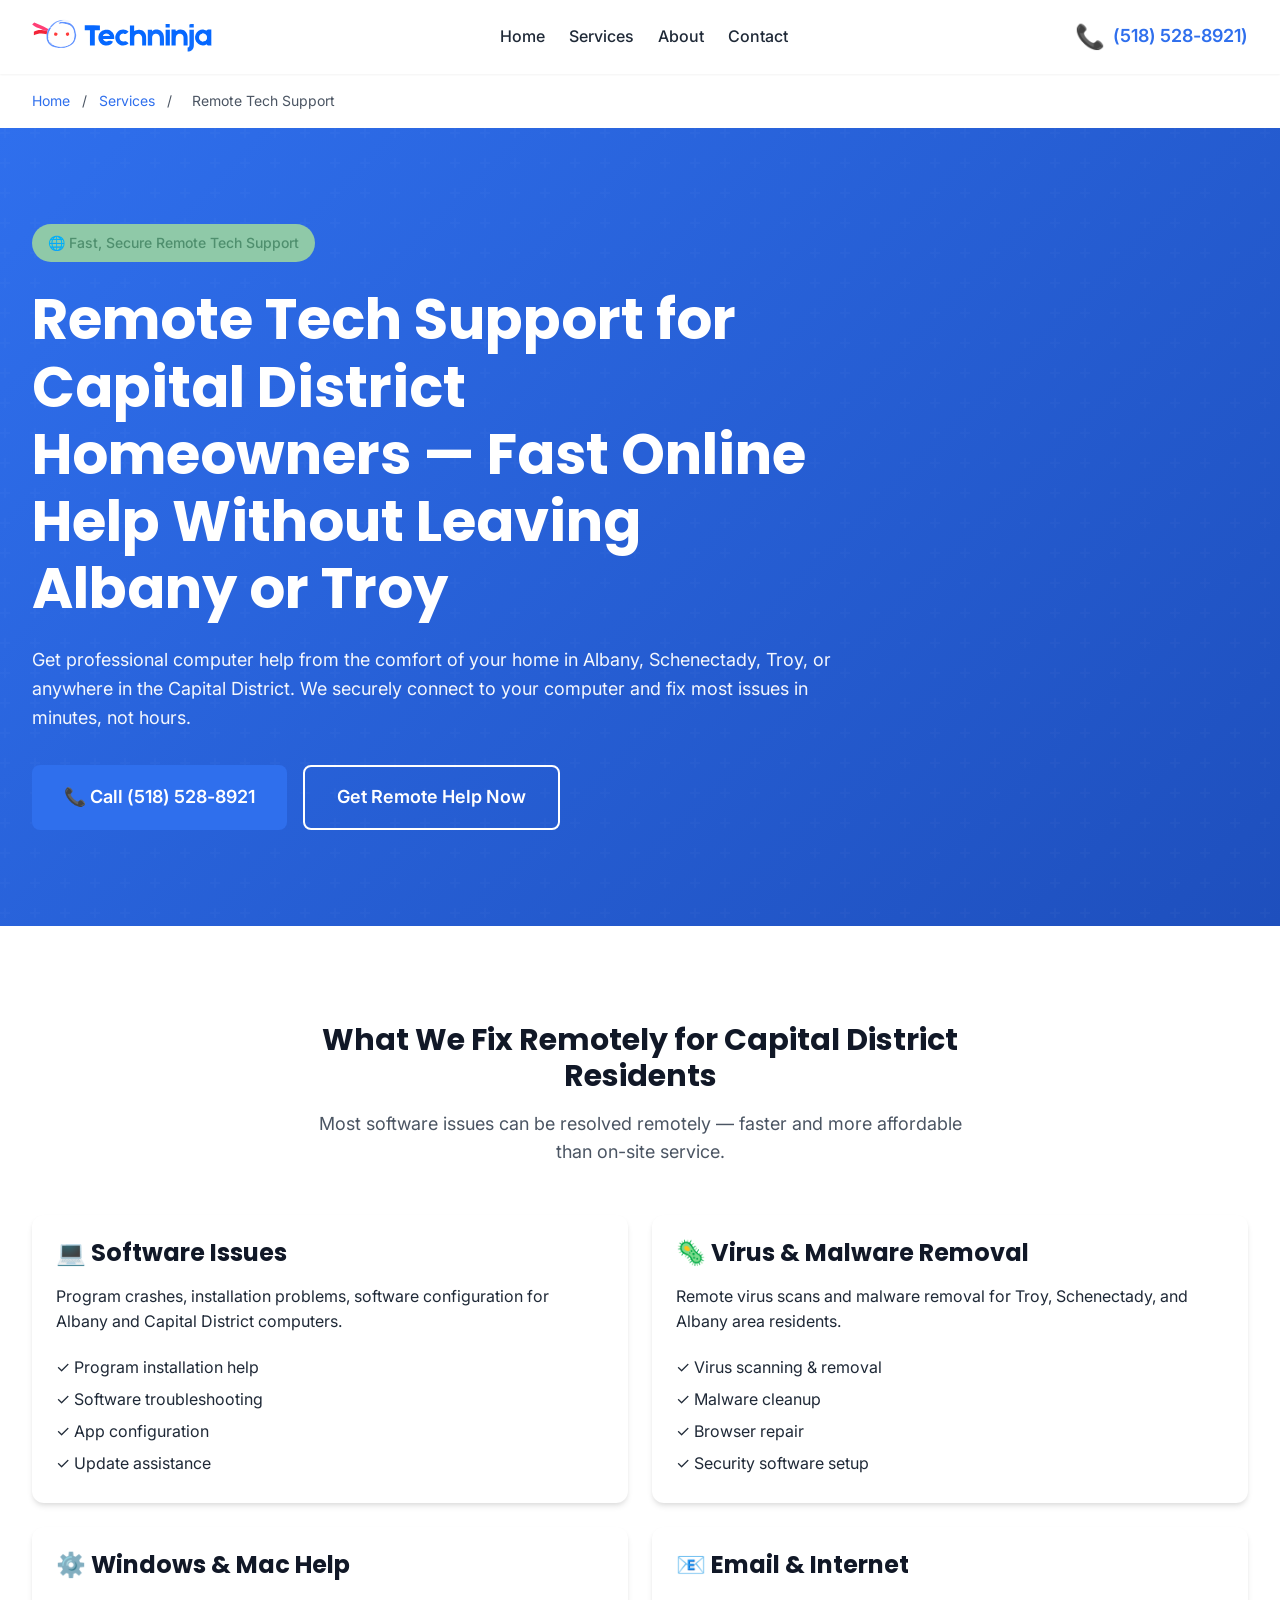
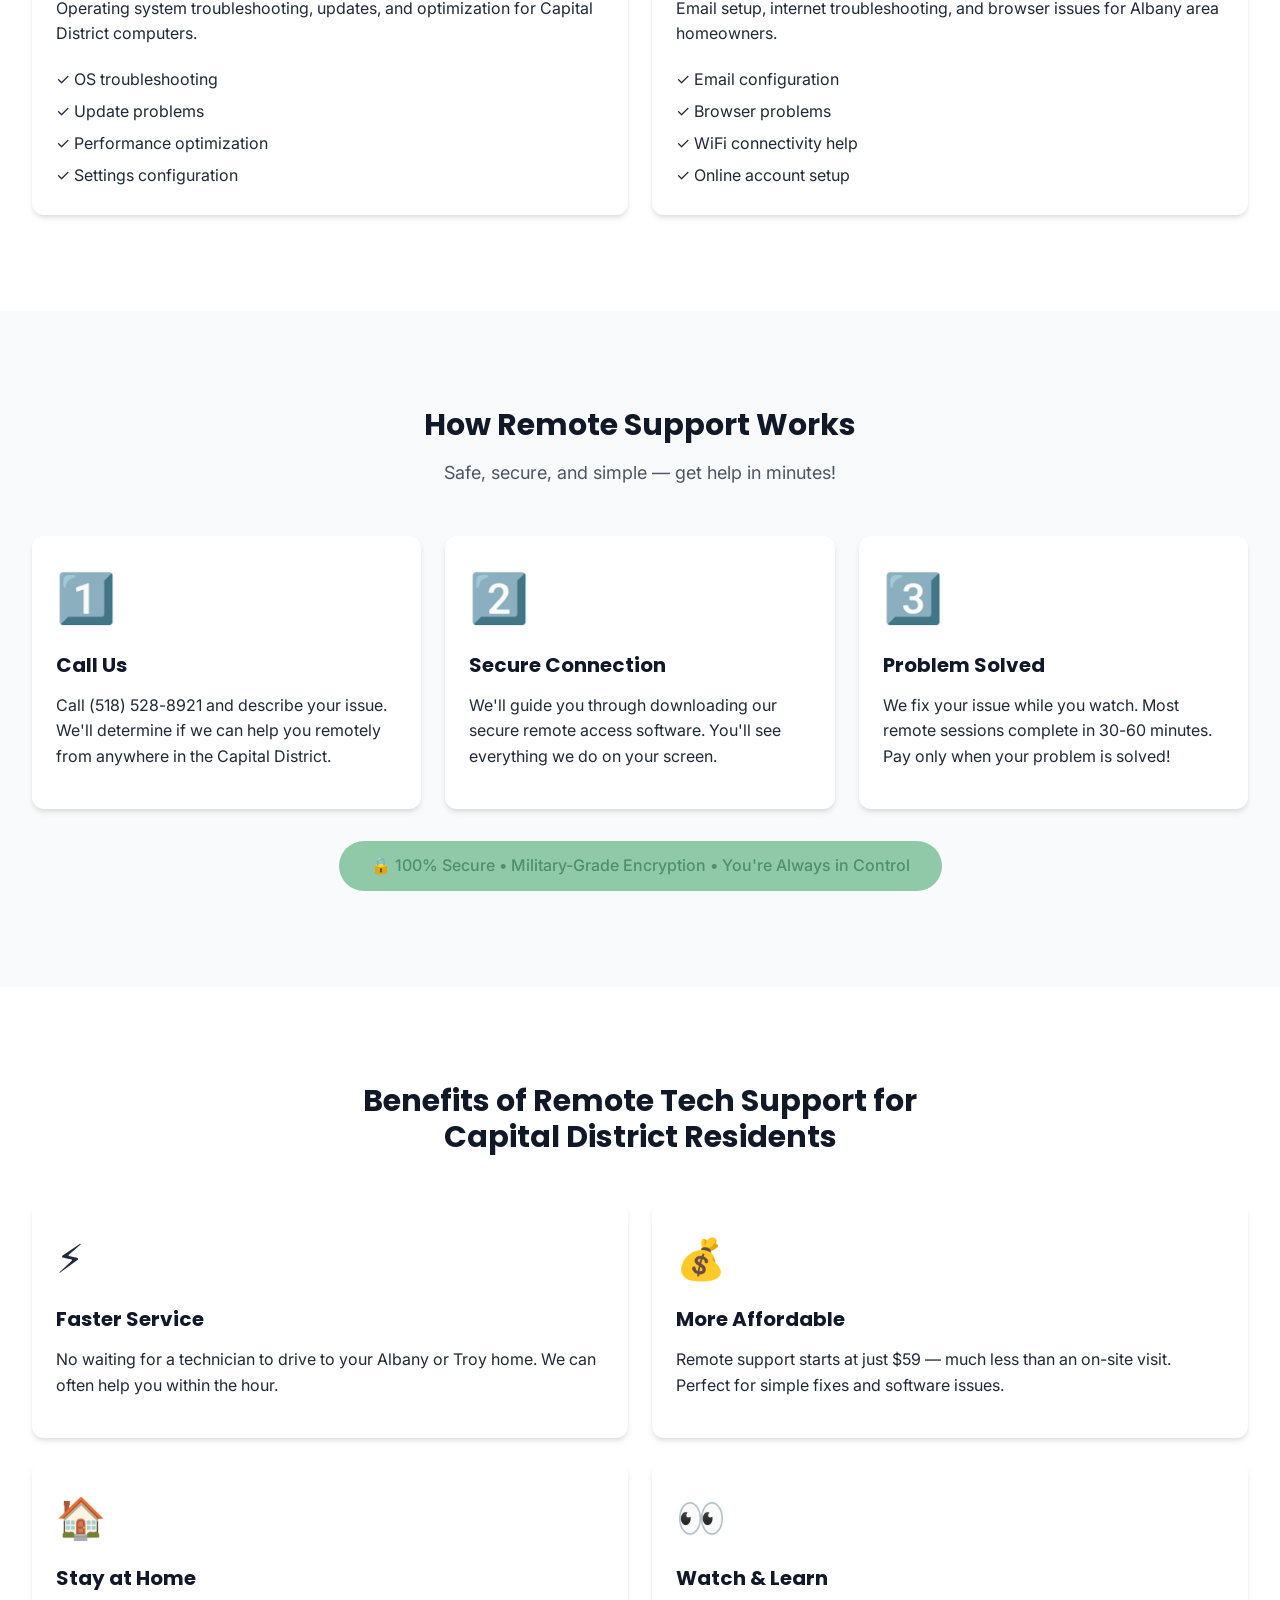
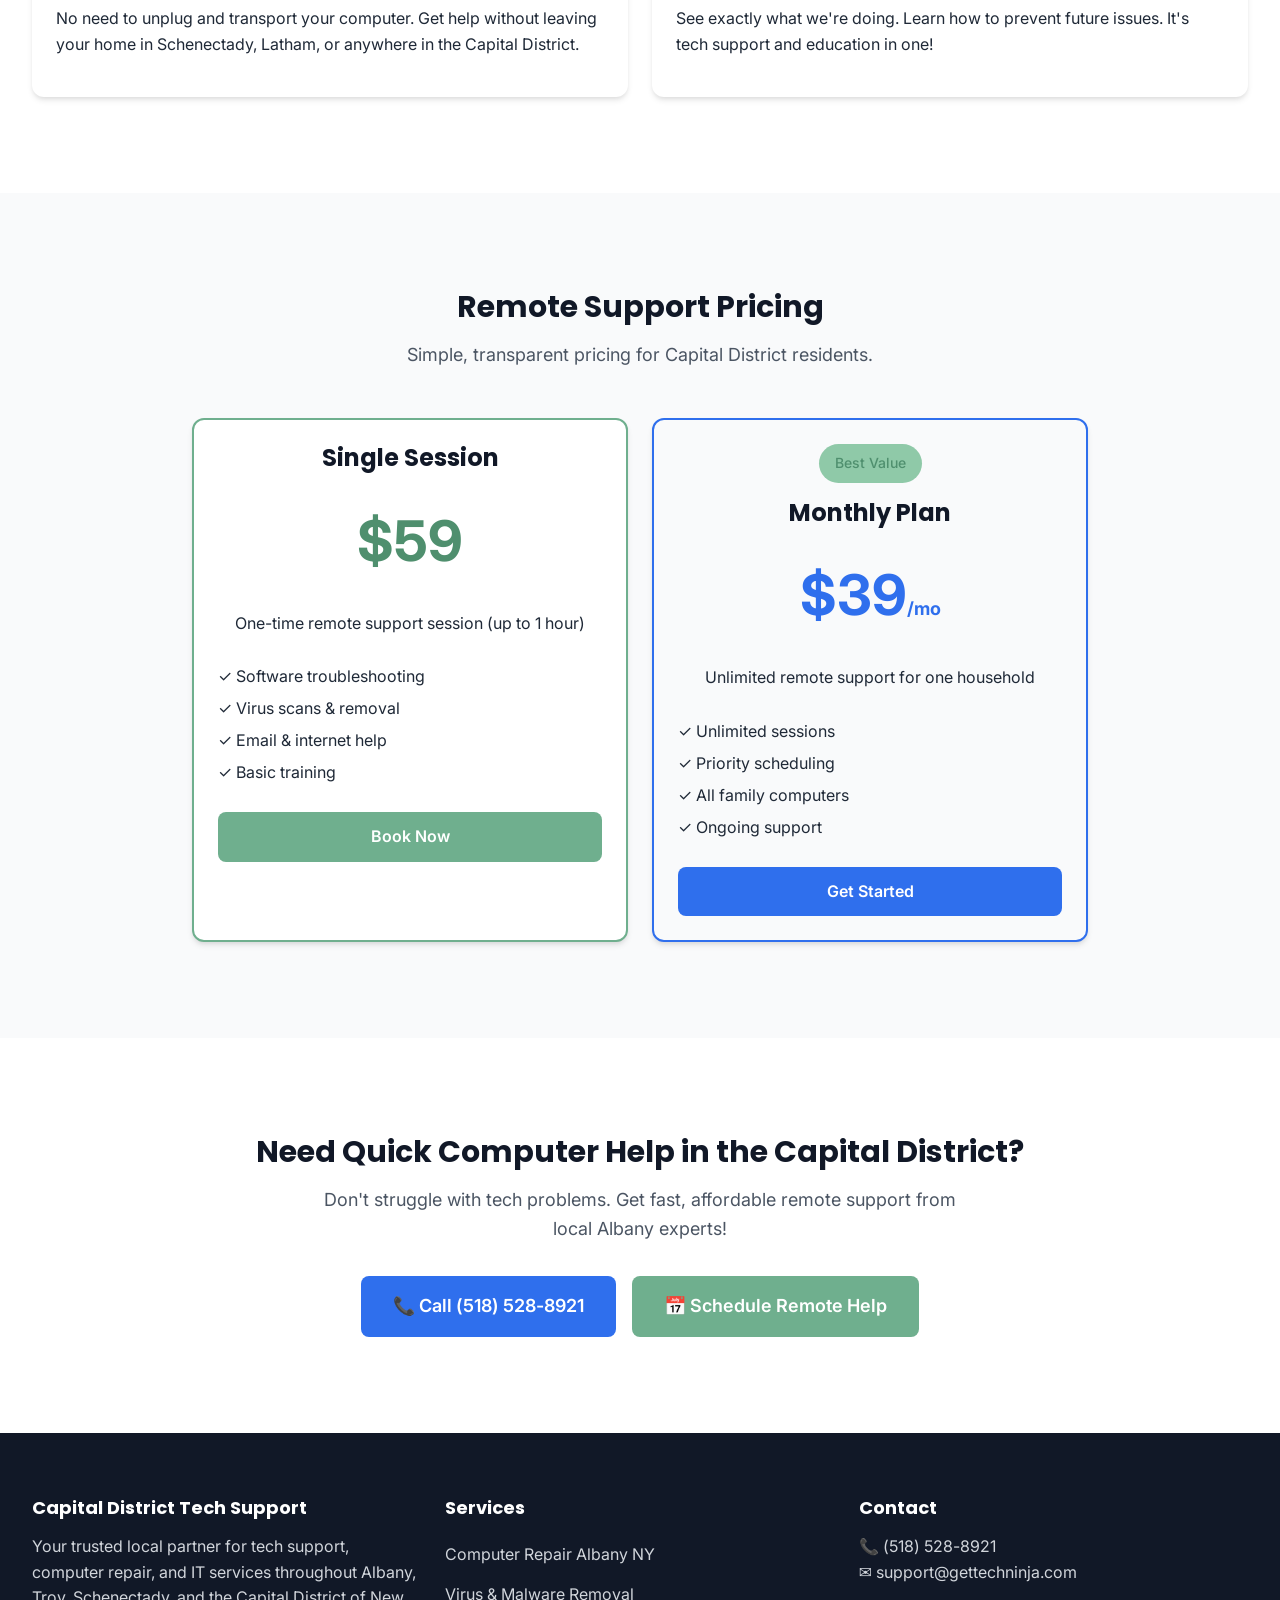
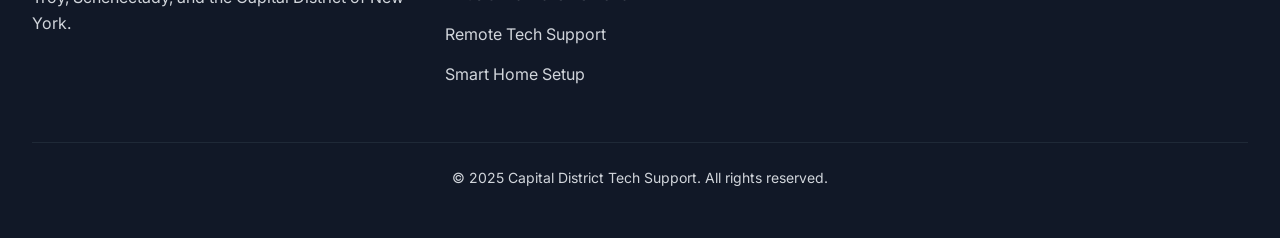
<file: services/remote-support.html>
<!DOCTYPE html>
<html lang="en">
<head>
  <meta charset="UTF-8">
  <meta name="viewport" content="width=device-width, initial-scale=1.0">

  <title>Remote Tech Support Capital District | Online IT Help Albany NY</title>
  <meta name="description" content="Fast remote tech support for Capital District homeowners. Online computer help in Albany, Troy, Schenectady without leaving home. Call (518) 528-8921!">
  <meta name="keywords" content="remote tech support Albany, online computer help Capital District, remote IT support Troy, virtual tech help Schenectady, remote computer repair Albany NY">

  <link rel="icon" type="image/png" href="/favicon.png">
  <link rel="stylesheet" href="../css/main.css">
</head>
<body>
  <header class="header">
    <div class="container header__container">
      <a href="/" class="header__logo">
        <img src="../assets/techninja-logo.svg" alt="Techninja" style="height: 40px;">
      </a>

      <nav class="nav">
        <a href="../index.html" class="nav__link">Home</a>
        <a href="../index.html#services" class="nav__link">Services</a>
        <a href="../about.html" class="nav__link">About</a>
        <a href="../index.html#contact" class="nav__link">Contact</a>
      </nav>

      <a href="tel:+15185288921" class="header__phone">
        <span class="header__phone-icon">📞</span>
        <span>(518) 528-8921)</span>
      </a>

      <button class="mobile-menu-btn" aria-label="Toggle menu">
        <span></span>
        <span></span>
        <span></span>
      </button>
    </div>
  </header>

  <div class="container">
    <div class="breadcrumbs">
      <a href="../index.html">Home</a>
      <span>/</span>
      <a href="../index.html#services">Services</a>
      <span>/</span>
      <span>Remote Tech Support</span>
    </div>
  </div>

  <section class="hero section">
    <div class="container">
      <div class="hero__content">
        <div class="badge mb-6">
          🌐 Fast, Secure Remote Tech Support
        </div>

        <h1>Remote Tech Support for Capital District Homeowners — Fast Online Help Without Leaving Albany or Troy</h1>

        <p class="lead">Get professional computer help from the comfort of your home in Albany, Schenectady, Troy, or anywhere in the Capital District. We securely connect to your computer and fix most issues in minutes, not hours.</p>

        <div class="flex flex-wrap gap-4 mt-8">
          <a href="tel:+15185288921" class="btn btn--primary btn--large">
            📞 Call (518) 528-8921
          </a>
          <a href="../index.html#contact" class="btn btn--outline btn--large" style="color: white; border-color: white;">
            Get Remote Help Now
          </a>
        </div>
      </div>
    </div>
  </section>

  <section class="section">
    <div class="container">
      <div class="text-center max-w-2xl mx-auto mb-12">
        <h2>What We Fix Remotely for Capital District Residents</h2>
        <p class="lead">Most software issues can be resolved remotely — faster and more affordable than on-site service.</p>
      </div>

      <div class="grid grid--2">
        <div class="card">
          <h3>💻 Software Issues</h3>
          <p>Program crashes, installation problems, software configuration for Albany and Capital District computers.</p>
          <ul style="margin-top: var(--space-4); line-height: 2;">
            <li>✓ Program installation help</li>
            <li>✓ Software troubleshooting</li>
            <li>✓ App configuration</li>
            <li>✓ Update assistance</li>
          </ul>
        </div>

        <div class="card">
          <h3>🦠 Virus & Malware Removal</h3>
          <p>Remote virus scans and malware removal for Troy, Schenectady, and Albany area residents.</p>
          <ul style="margin-top: var(--space-4); line-height: 2;">
            <li>✓ Virus scanning & removal</li>
            <li>✓ Malware cleanup</li>
            <li>✓ Browser repair</li>
            <li>✓ Security software setup</li>
          </ul>
        </div>

        <div class="card">
          <h3>⚙️ Windows & Mac Help</h3>
          <p>Operating system troubleshooting, updates, and optimization for Capital District computers.</p>
          <ul style="margin-top: var(--space-4); line-height: 2;">
            <li>✓ OS troubleshooting</li>
            <li>✓ Update problems</li>
            <li>✓ Performance optimization</li>
            <li>✓ Settings configuration</li>
          </ul>
        </div>

        <div class="card">
          <h3>📧 Email & Internet</h3>
          <p>Email setup, internet troubleshooting, and browser issues for Albany area homeowners.</p>
          <ul style="margin-top: var(--space-4); line-height: 2;">
            <li>✓ Email configuration</li>
            <li>✓ Browser problems</li>
            <li>✓ WiFi connectivity help</li>
            <li>✓ Online account setup</li>
          </ul>
        </div>
      </div>
    </div>
  </section>

  <section class="section section--gray">
    <div class="container">
      <div class="text-center max-w-2xl mx-auto mb-12">
        <h2>How Remote Support Works</h2>
        <p class="lead">Safe, secure, and simple — get help in minutes!</p>
      </div>

      <div class="grid grid--3">
        <div class="card">
          <div style="font-size: 3rem; margin-bottom: var(--space-4);">1️⃣</div>
          <h4>Call Us</h4>
          <p>Call (518) 528-8921 and describe your issue. We'll determine if we can help you remotely from anywhere in the Capital District.</p>
        </div>

        <div class="card">
          <div style="font-size: 3rem; margin-bottom: var(--space-4);">2️⃣</div>
          <h4>Secure Connection</h4>
          <p>We'll guide you through downloading our secure remote access software. You'll see everything we do on your screen.</p>
        </div>

        <div class="card">
          <div style="font-size: 3rem; margin-bottom: var(--space-4);">3️⃣</div>
          <h4>Problem Solved</h4>
          <p>We fix your issue while you watch. Most remote sessions complete in 30-60 minutes. Pay only when your problem is solved!</p>
        </div>
      </div>

      <div class="text-center mt-8">
        <div class="badge" style="font-size: var(--text-base); padding: var(--space-3) var(--space-8);">
          🔒 100% Secure • Military-Grade Encryption • You're Always in Control
        </div>
      </div>
    </div>
  </section>

  <section class="section">
    <div class="container">
      <div class="text-center max-w-2xl mx-auto mb-12">
        <h2>Benefits of Remote Tech Support for Capital District Residents</h2>
      </div>

      <div class="grid grid--2">
        <div class="card">
          <div style="font-size: 2.5rem; margin-bottom: var(--space-4);">⚡</div>
          <h4>Faster Service</h4>
          <p>No waiting for a technician to drive to your Albany or Troy home. We can often help you within the hour.</p>
        </div>

        <div class="card">
          <div style="font-size: 2.5rem; margin-bottom: var(--space-4);">💰</div>
          <h4>More Affordable</h4>
          <p>Remote support starts at just $59 — much less than an on-site visit. Perfect for simple fixes and software issues.</p>
        </div>

        <div class="card">
          <div style="font-size: 2.5rem; margin-bottom: var(--space-4);">🏠</div>
          <h4>Stay at Home</h4>
          <p>No need to unplug and transport your computer. Get help without leaving your home in Schenectady, Latham, or anywhere in the Capital District.</p>
        </div>

        <div class="card">
          <div style="font-size: 2.5rem; margin-bottom: var(--space-4);">👀</div>
          <h4>Watch & Learn</h4>
          <p>See exactly what we're doing. Learn how to prevent future issues. It's tech support and education in one!</p>
        </div>
      </div>
    </div>
  </section>

  <section class="section section--gray">
    <div class="container">
      <div class="text-center max-w-4xl mx-auto">
        <h2>Remote Support Pricing</h2>
        <p class="lead mb-12">Simple, transparent pricing for Capital District residents.</p>

        <div class="grid grid--2">
          <div class="card" style="border: 2px solid var(--sage-green);">
            <h3>Single Session</h3>
            <div style="font-size: var(--text-5xl); font-weight: var(--font-bold); color: var(--sage-green-dark); margin: var(--space-6) 0;">$59</div>
            <p style="margin-bottom: var(--space-6);">One-time remote support session (up to 1 hour)</p>
            <ul style="text-align: left; line-height: 2;">
              <li>✓ Software troubleshooting</li>
              <li>✓ Virus scans & removal</li>
              <li>✓ Email & internet help</li>
              <li>✓ Basic training</li>
            </ul>
            <a href="tel:+15185288921" class="btn btn--secondary mt-6" style="width: 100%;">Book Now</a>
          </div>

          <div class="card" style="border: 2px solid var(--primary-blue); background: var(--neutral-50);">
            <div class="badge mb-4">Best Value</div>
            <h3>Monthly Plan</h3>
            <div style="font-size: var(--text-5xl); font-weight: var(--font-bold); color: var(--primary-blue); margin: var(--space-6) 0;">$39<span style="font-size: var(--text-lg);">/mo</span></div>
            <p style="margin-bottom: var(--space-6);">Unlimited remote support for one household</p>
            <ul style="text-align: left; line-height: 2;">
              <li>✓ Unlimited sessions</li>
              <li>✓ Priority scheduling</li>
              <li>✓ All family computers</li>
              <li>✓ Ongoing support</li>
            </ul>
            <a href="tel:+15185288921" class="btn btn--primary mt-6" style="width: 100%;">Get Started</a>
          </div>
        </div>
      </div>
    </div>
  </section>

  <section class="section">
    <div class="container text-center">
      <h2>Need Quick Computer Help in the Capital District?</h2>
      <p class="lead max-w-2xl mx-auto">Don't struggle with tech problems. Get fast, affordable remote support from local Albany experts!</p>
      <div class="flex flex-wrap gap-4 justify-center mt-8">
        <a href="tel:+15185288921" class="btn btn--primary btn--large">
          📞 Call (518) 528-8921
        </a>
        <a href="../index.html#contact" class="btn btn--secondary btn--large">
          📅 Schedule Remote Help
        </a>
      </div>
    </div>
  </section>

  <footer class="footer">
    <div class="container">
      <div class="grid grid--3">
        <div>
          <h3>Capital District Tech Support</h3>
          <p>Your trusted local partner for tech support, computer repair, and IT services throughout Albany, Troy, Schenectady, and the Capital District of New York.</p>
        </div>

        <div>
          <h3>Services</h3>
          <ul style="line-height: 2.5;">
            <li><a href="computer-repair.html">Computer Repair Albany NY</a></li>
            <li><a href="virus-malware-removal.html">Virus & Malware Removal</a></li>
            <li><a href="remote-support.html">Remote Tech Support</a></li>
            <li><a href="smart-home-setup.html">Smart Home Setup</a></li>
          </ul>
        </div>

        <div>
          <h3>Contact</h3>
          <p>📞 (518) 528-8921<br>
          ✉️ support@gettechninja.com</p>
        </div>
      </div>

      <div class="footer__bottom">
        <p>&copy; 2025 Capital District Tech Support. All rights reserved.</p>
      </div>
    </div>
  </footer>

  <a href="tel:+15185288921" class="btn btn--primary sticky-cta">
    📞 Call Now
  </a>

  <script src="../js/schema.js"></script>
  <script src="../js/main.js"></script>
</body>
</html>
</file>
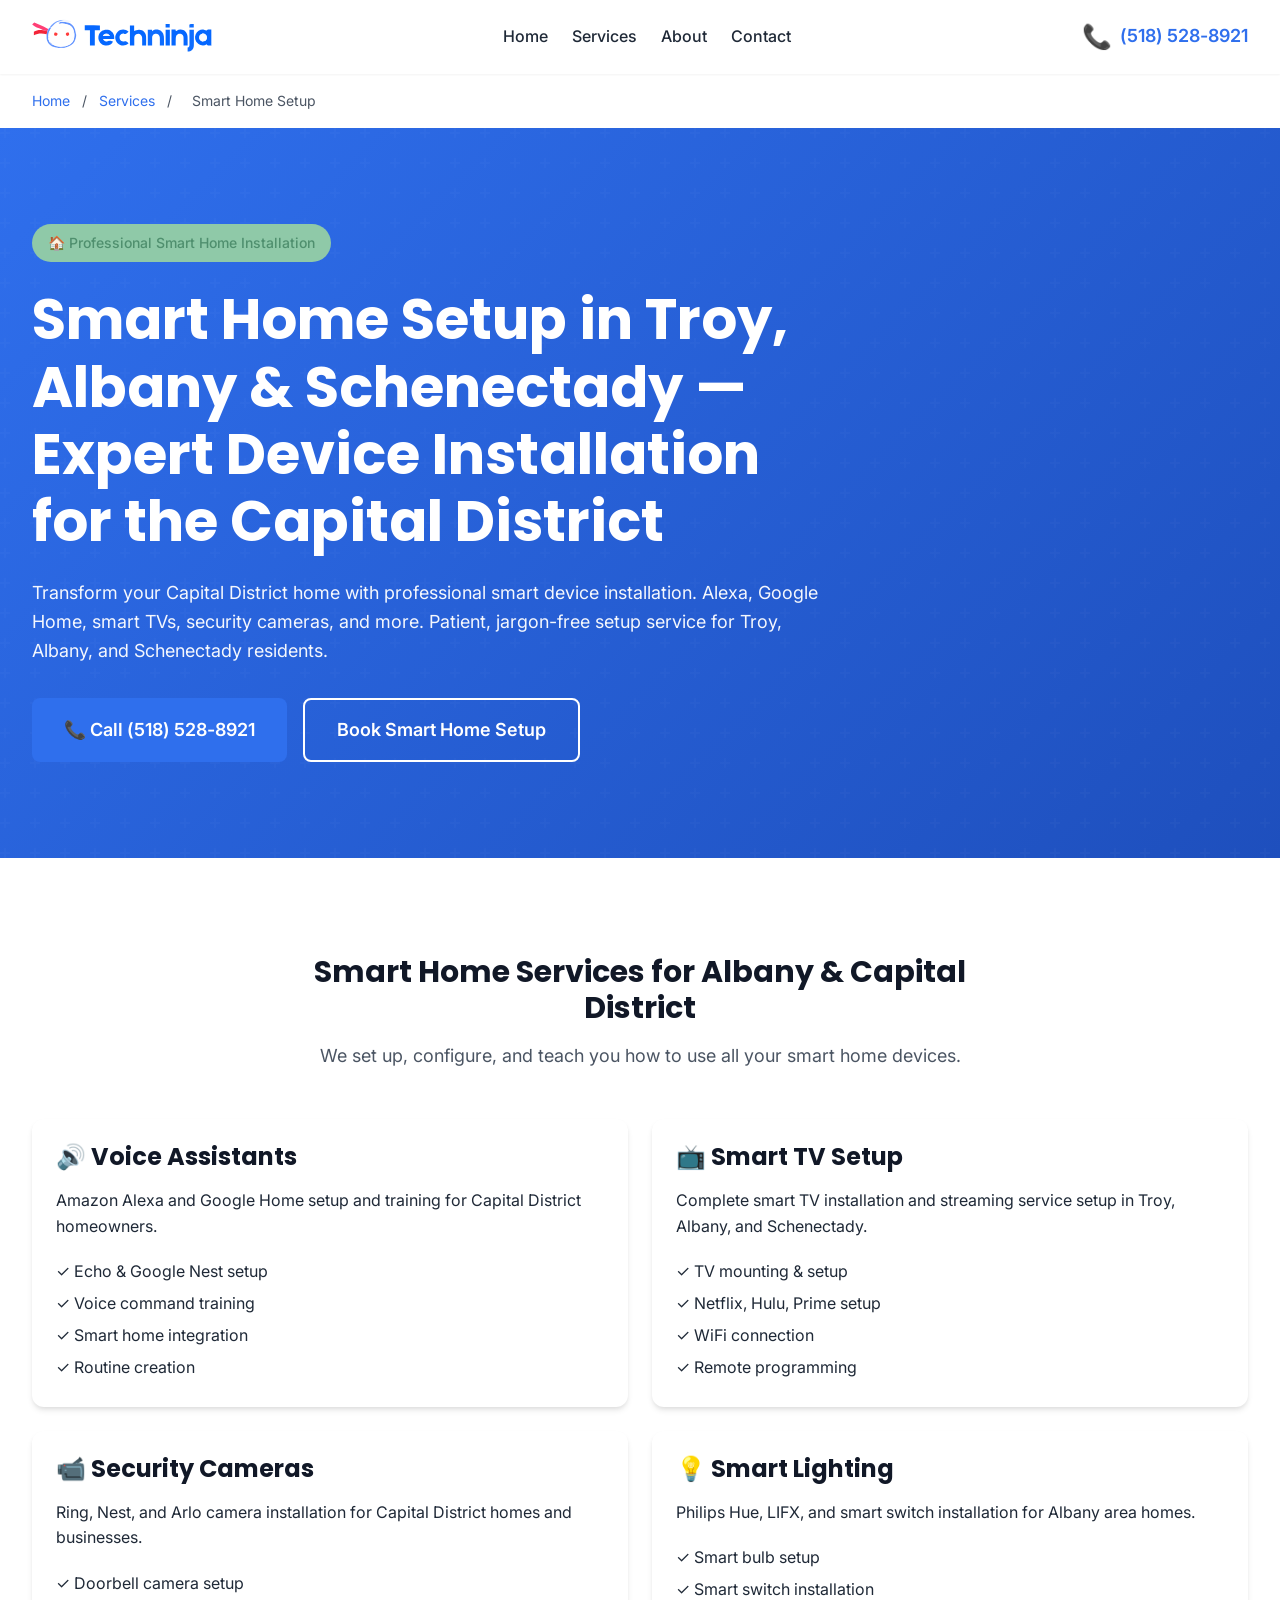
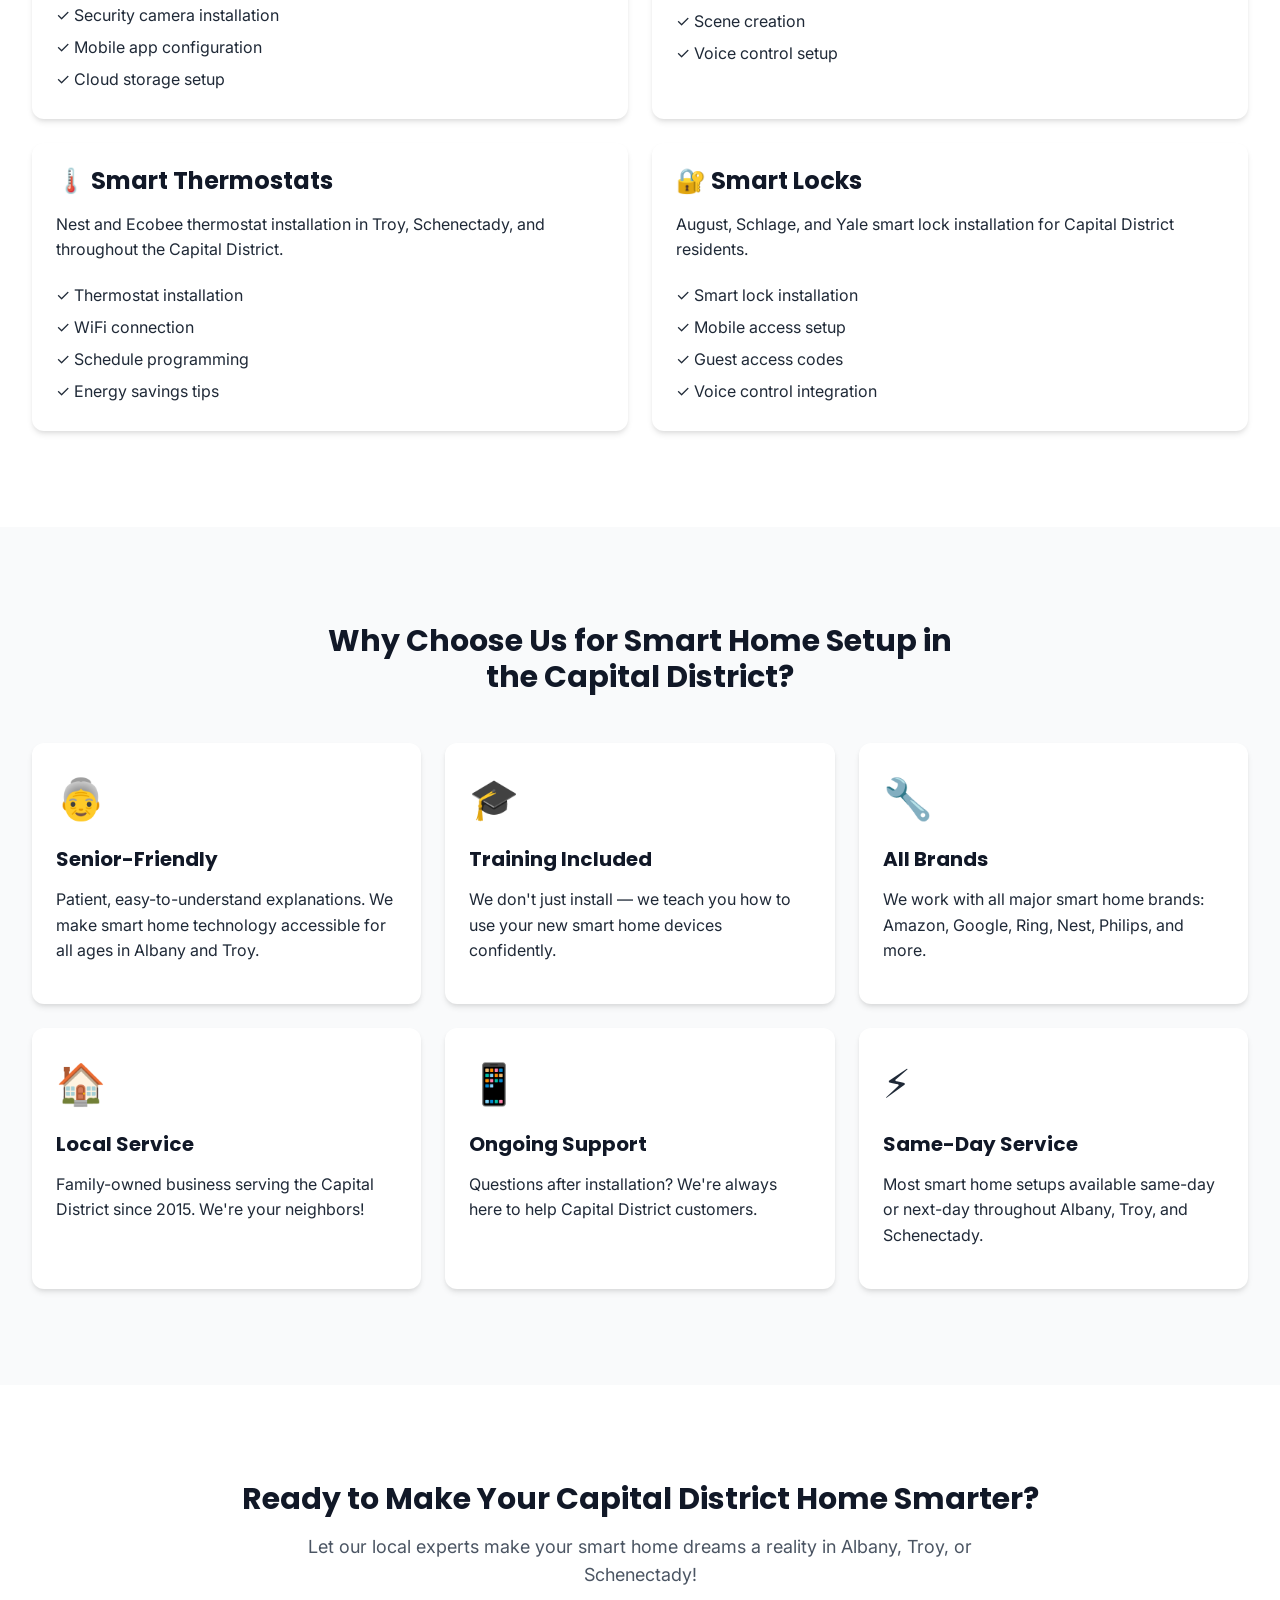
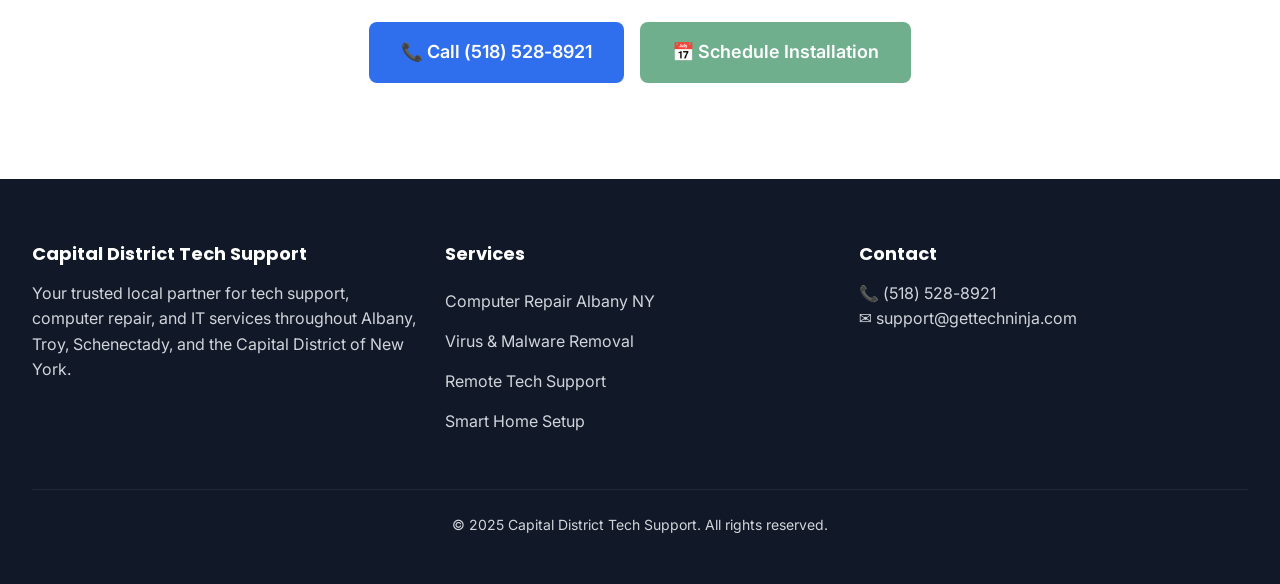
<file: services/smart-home-setup.html>
<!DOCTYPE html>
<html lang="en">
<head>
  <meta charset="UTF-8">
  <meta name="viewport" content="width=device-width, initial-scale=1.0">

  <title>Smart Home Setup Troy NY | Capital District Tech Services Albany</title>
  <meta name="description" content="Expert smart home installation in Troy, Albany, Schenectady. Alexa, Google Home, smart TVs, security cameras. Local Capital District service. Call (518) 528-8921!">
  <meta name="keywords" content="smart home setup Albany, smart home installation Troy, Alexa setup Schenectady, Google Home help Capital District, smart TV setup Albany NY, Ring doorbell installation">

  <link rel="icon" type="image/png" href="/favicon.png">
  <link rel="stylesheet" href="../css/main.css">
</head>
<body>
  <header class="header">
    <div class="container header__container">
      <a href="/" class="header__logo">
        <img src="../assets/techninja-logo.svg" alt="Techninja" style="height: 40px;">
      </a>

      <nav class="nav">
        <a href="../index.html" class="nav__link">Home</a>
        <a href="../index.html#services" class="nav__link">Services</a>
        <a href="../about.html" class="nav__link">About</a>
        <a href="../index.html#contact" class="nav__link">Contact</a>
      </nav>

      <a href="tel:+15185288921" class="header__phone">
        <span class="header__phone-icon">📞</span>
        <span>(518) 528-8921</span>
      </a>

      <button class="mobile-menu-btn" aria-label="Toggle menu">
        <span></span>
        <span></span>
        <span></span>
      </button>
    </div>
  </header>

  <div class="container">
    <div class="breadcrumbs">
      <a href="../index.html">Home</a>
      <span>/</span>
      <a href="../index.html#services">Services</a>
      <span>/</span>
      <span>Smart Home Setup</span>
    </div>
  </div>

  <section class="hero section">
    <div class="container">
      <div class="hero__content">
        <div class="badge mb-6">
          🏠 Professional Smart Home Installation
        </div>

        <h1>Smart Home Setup in Troy, Albany & Schenectady — Expert Device Installation for the Capital District</h1>

        <p class="lead">Transform your Capital District home with professional smart device installation. Alexa, Google Home, smart TVs, security cameras, and more. Patient, jargon-free setup service for Troy, Albany, and Schenectady residents.</p>

        <div class="flex flex-wrap gap-4 mt-8">
          <a href="tel:+15185288921" class="btn btn--primary btn--large">
            📞 Call (518) 528-8921
          </a>
          <a href="../index.html#contact" class="btn btn--outline btn--large" style="color: white; border-color: white;">
            Book Smart Home Setup
          </a>
        </div>
      </div>
    </div>
  </section>

  <section class="section">
    <div class="container">
      <div class="text-center max-w-2xl mx-auto mb-12">
        <h2>Smart Home Services for Albany & Capital District</h2>
        <p class="lead">We set up, configure, and teach you how to use all your smart home devices.</p>
      </div>

      <div class="grid grid--2">
        <div class="card">
          <h3>🔊 Voice Assistants</h3>
          <p>Amazon Alexa and Google Home setup and training for Capital District homeowners.</p>
          <ul style="margin-top: var(--space-4); line-height: 2;">
            <li>✓ Echo & Google Nest setup</li>
            <li>✓ Voice command training</li>
            <li>✓ Smart home integration</li>
            <li>✓ Routine creation</li>
          </ul>
        </div>

        <div class="card">
          <h3>📺 Smart TV Setup</h3>
          <p>Complete smart TV installation and streaming service setup in Troy, Albany, and Schenectady.</p>
          <ul style="margin-top: var(--space-4); line-height: 2;">
            <li>✓ TV mounting & setup</li>
            <li>✓ Netflix, Hulu, Prime setup</li>
            <li>✓ WiFi connection</li>
            <li>✓ Remote programming</li>
          </ul>
        </div>

        <div class="card">
          <h3>📹 Security Cameras</h3>
          <p>Ring, Nest, and Arlo camera installation for Capital District homes and businesses.</p>
          <ul style="margin-top: var(--space-4); line-height: 2;">
            <li>✓ Doorbell camera setup</li>
            <li>✓ Security camera installation</li>
            <li>✓ Mobile app configuration</li>
            <li>✓ Cloud storage setup</li>
          </ul>
        </div>

        <div class="card">
          <h3>💡 Smart Lighting</h3>
          <p>Philips Hue, LIFX, and smart switch installation for Albany area homes.</p>
          <ul style="margin-top: var(--space-4); line-height: 2;">
            <li>✓ Smart bulb setup</li>
            <li>✓ Smart switch installation</li>
            <li>✓ Scene creation</li>
            <li>✓ Voice control setup</li>
          </ul>
        </div>

        <div class="card">
          <h3>🌡️ Smart Thermostats</h3>
          <p>Nest and Ecobee thermostat installation in Troy, Schenectady, and throughout the Capital District.</p>
          <ul style="margin-top: var(--space-4); line-height: 2;">
            <li>✓ Thermostat installation</li>
            <li>✓ WiFi connection</li>
            <li>✓ Schedule programming</li>
            <li>✓ Energy savings tips</li>
          </ul>
        </div>

        <div class="card">
          <h3>🔐 Smart Locks</h3>
          <p>August, Schlage, and Yale smart lock installation for Capital District residents.</p>
          <ul style="margin-top: var(--space-4); line-height: 2;">
            <li>✓ Smart lock installation</li>
            <li>✓ Mobile access setup</li>
            <li>✓ Guest access codes</li>
            <li>✓ Voice control integration</li>
          </ul>
        </div>
      </div>
    </div>
  </section>

  <section class="section section--gray">
    <div class="container">
      <div class="text-center max-w-2xl mx-auto mb-12">
        <h2>Why Choose Us for Smart Home Setup in the Capital District?</h2>
      </div>

      <div class="grid grid--3">
        <div class="card">
          <div style="font-size: 2.5rem; margin-bottom: var(--space-4);">👵</div>
          <h4>Senior-Friendly</h4>
          <p>Patient, easy-to-understand explanations. We make smart home technology accessible for all ages in Albany and Troy.</p>
        </div>

        <div class="card">
          <div style="font-size: 2.5rem; margin-bottom: var(--space-4);">🎓</div>
          <h4>Training Included</h4>
          <p>We don't just install — we teach you how to use your new smart home devices confidently.</p>
        </div>

        <div class="card">
          <div style="font-size: 2.5rem; margin-bottom: var(--space-4);">🔧</div>
          <h4>All Brands</h4>
          <p>We work with all major smart home brands: Amazon, Google, Ring, Nest, Philips, and more.</p>
        </div>

        <div class="card">
          <div style="font-size: 2.5rem; margin-bottom: var(--space-4);">🏠</div>
          <h4>Local Service</h4>
          <p>Family-owned business serving the Capital District since 2015. We're your neighbors!</p>
        </div>

        <div class="card">
          <div style="font-size: 2.5rem; margin-bottom: var(--space-4);">📱</div>
          <h4>Ongoing Support</h4>
          <p>Questions after installation? We're always here to help Capital District customers.</p>
        </div>

        <div class="card">
          <div style="font-size: 2.5rem; margin-bottom: var(--space-4);">⚡</div>
          <h4>Same-Day Service</h4>
          <p>Most smart home setups available same-day or next-day throughout Albany, Troy, and Schenectady.</p>
        </div>
      </div>
    </div>
  </section>

  <section class="section">
    <div class="container text-center">
      <h2>Ready to Make Your Capital District Home Smarter?</h2>
      <p class="lead max-w-2xl mx-auto">Let our local experts make your smart home dreams a reality in Albany, Troy, or Schenectady!</p>
      <div class="flex flex-wrap gap-4 justify-center mt-8">
        <a href="tel:+15185288921" class="btn btn--primary btn--large">
          📞 Call (518) 528-8921
        </a>
        <a href="../index.html#contact" class="btn btn--secondary btn--large">
          📅 Schedule Installation
        </a>
      </div>
    </div>
  </section>

  <footer class="footer">
    <div class="container">
      <div class="grid grid--3">
        <div>
          <h3>Capital District Tech Support</h3>
          <p>Your trusted local partner for tech support, computer repair, and IT services throughout Albany, Troy, Schenectady, and the Capital District of New York.</p>
        </div>

        <div>
          <h3>Services</h3>
          <ul style="line-height: 2.5;">
            <li><a href="computer-repair.html">Computer Repair Albany NY</a></li>
            <li><a href="virus-malware-removal.html">Virus & Malware Removal</a></li>
            <li><a href="remote-support.html">Remote Tech Support</a></li>
            <li><a href="smart-home-setup.html">Smart Home Setup</a></li>
          </ul>
        </div>

        <div>
          <h3>Contact</h3>
          <p>📞 (518) 528-8921<br>
          ✉️ support@gettechninja.com</p>
        </div>
      </div>

      <div class="footer__bottom">
        <p>&copy; 2025 Capital District Tech Support. All rights reserved.</p>
      </div>
    </div>
  </footer>

  <a href="tel:+15185288921" class="btn btn--primary sticky-cta">
    📞 Call Now
  </a>

  <script src="../js/schema.js"></script>
  <script src="../js/main.js"></script>
</body>
</html>
</file>
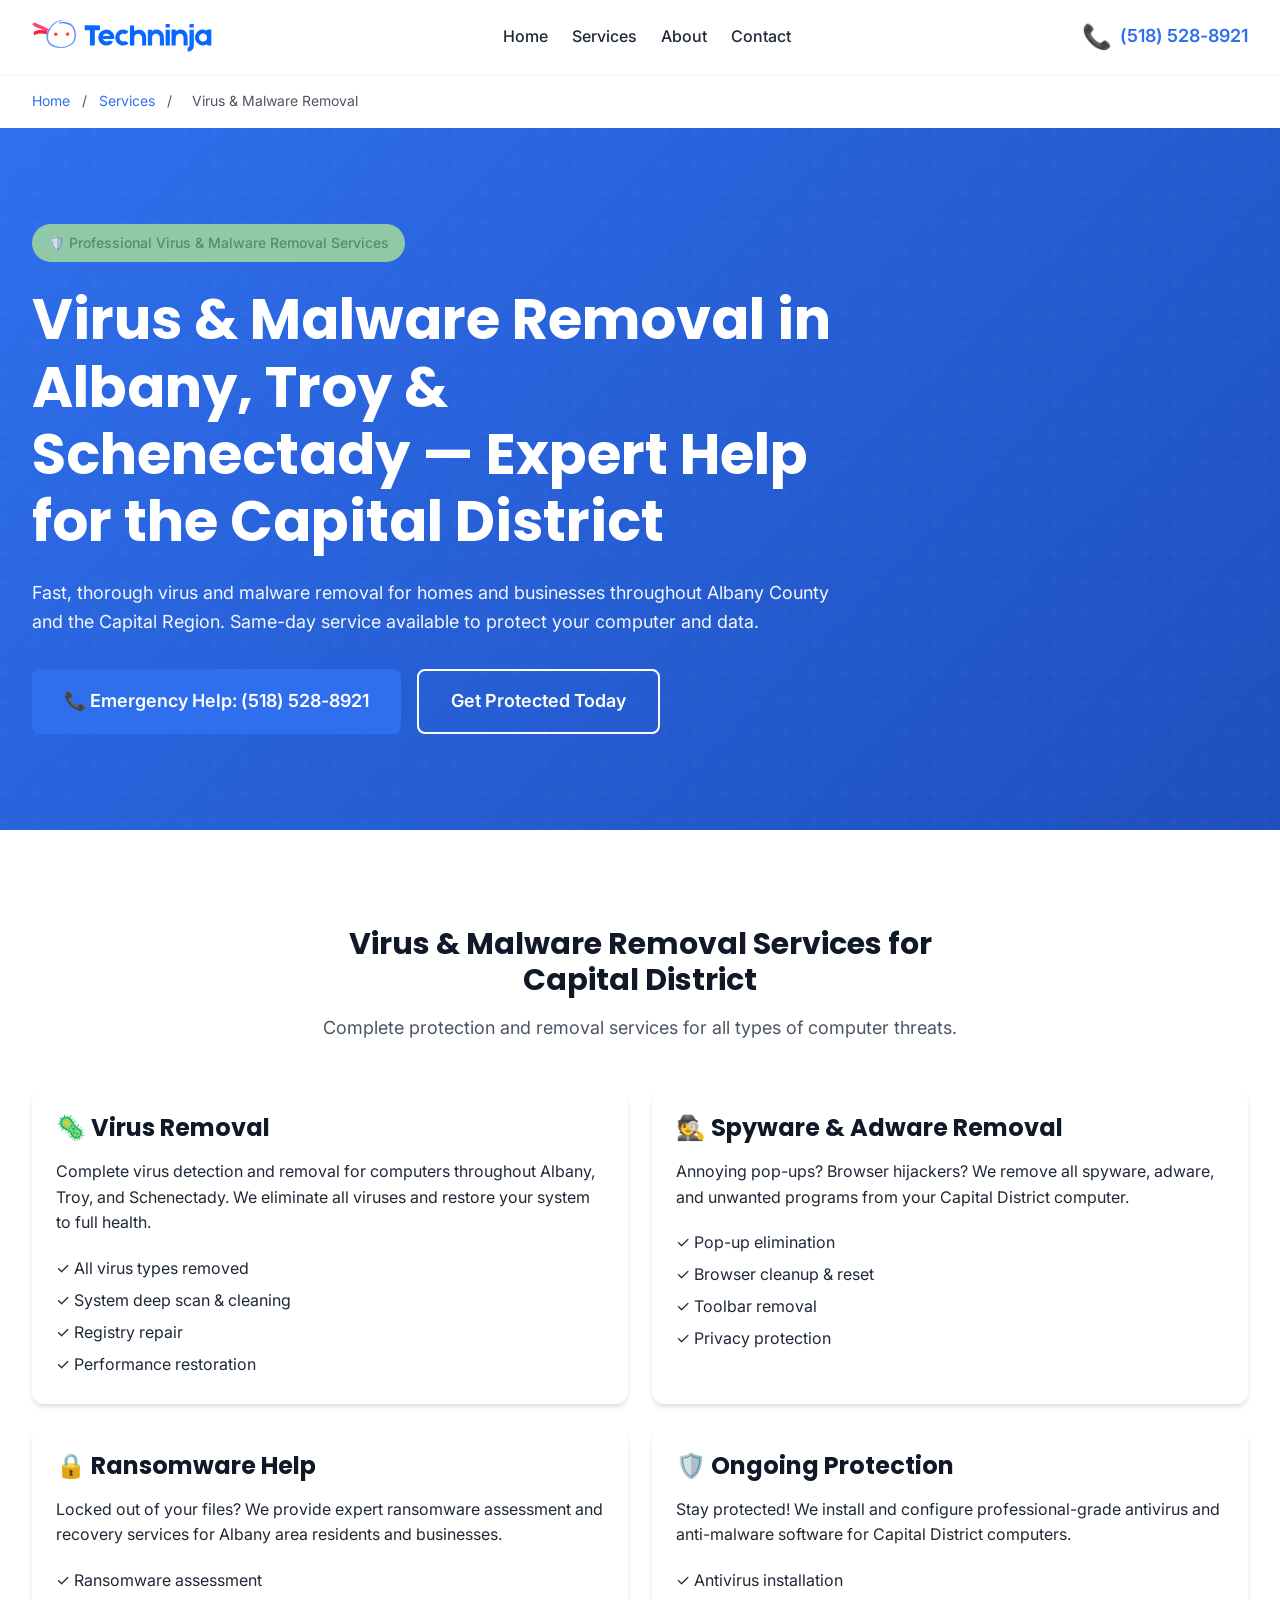
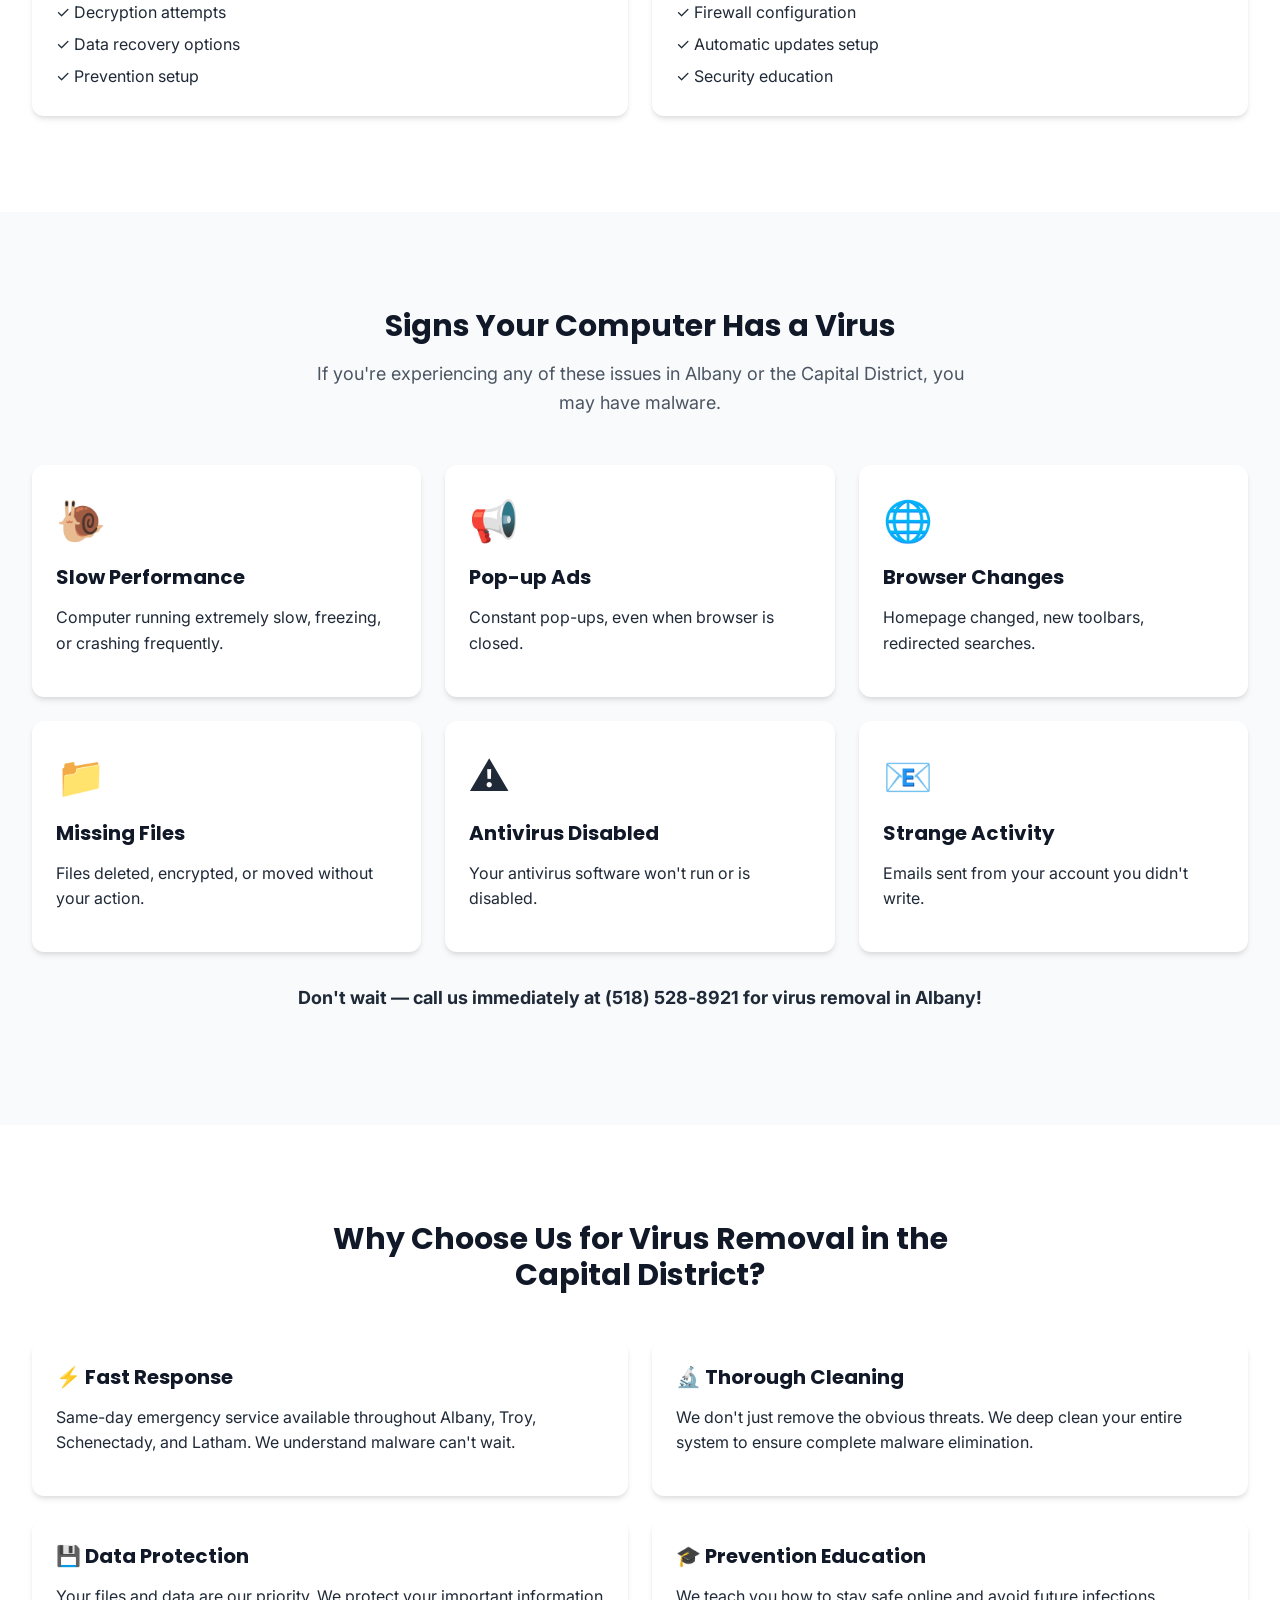
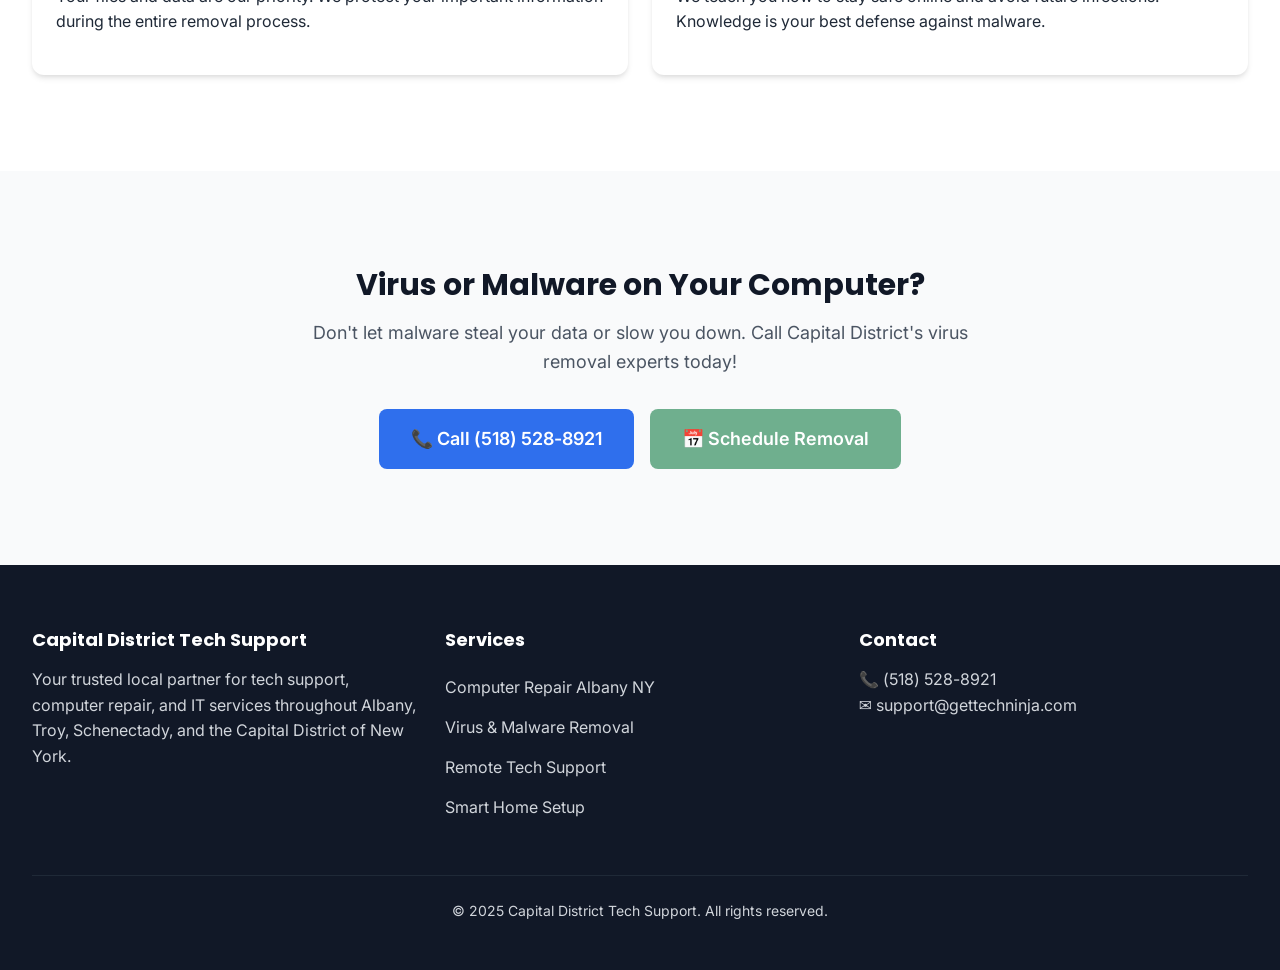
<file: services/virus-malware-removal.html>
<!DOCTYPE html>
<html lang="en">
<head>
  <meta charset="UTF-8">
  <meta name="viewport" content="width=device-width, initial-scale=1.0">

  <title>Virus Removal Albany NY | Malware Help Troy & Schenectady</title>
  <meta name="description" content="Expert virus and malware removal in Albany, Troy, Schenectady. Fast, affordable virus protection for Capital District homes & businesses. Call (518) 528-8921!">
  <meta name="keywords" content="virus removal Albany NY, malware removal Troy, computer virus Schenectady, spyware removal Capital District, ransomware help Albany">

  <link rel="icon" type="image/png" href="/favicon.png">
  <link rel="stylesheet" href="../css/main.css">
</head>
<body>
  <header class="header">
    <div class="container header__container">
      <a href="/" class="header__logo">
        <img src="../assets/techninja-logo.svg" alt="Techninja" style="height: 40px;">
      </a>

      <nav class="nav">
        <a href="../index.html" class="nav__link">Home</a>
        <a href="../index.html#services" class="nav__link">Services</a>
        <a href="../about.html" class="nav__link">About</a>
        <a href="../index.html#contact" class="nav__link">Contact</a>
      </nav>

      <a href="tel:+15185288921" class="header__phone">
        <span class="header__phone-icon">📞</span>
        <span>(518) 528-8921</span>
      </a>

      <button class="mobile-menu-btn" aria-label="Toggle menu">
        <span></span>
        <span></span>
        <span></span>
      </button>
    </div>
  </header>

  <div class="container">
    <div class="breadcrumbs">
      <a href="../index.html">Home</a>
      <span>/</span>
      <a href="../index.html#services">Services</a>
      <span>/</span>
      <span>Virus & Malware Removal</span>
    </div>
  </div>

  <section class="hero section">
    <div class="container">
      <div class="hero__content">
        <div class="badge mb-6">
          🛡️ Professional Virus & Malware Removal Services
        </div>

        <h1>Virus & Malware Removal in Albany, Troy & Schenectady — Expert Help for the Capital District</h1>

        <p class="lead">Fast, thorough virus and malware removal for homes and businesses throughout Albany County and the Capital Region. Same-day service available to protect your computer and data.</p>

        <div class="flex flex-wrap gap-4 mt-8">
          <a href="tel:+15185288921" class="btn btn--primary btn--large">
            📞 Emergency Help: (518) 528-8921
          </a>
          <a href="../index.html#contact" class="btn btn--outline btn--large" style="color: white; border-color: white;">
            Get Protected Today
          </a>
        </div>
      </div>
    </div>
  </section>

  <section class="section">
    <div class="container">
      <div class="text-center max-w-2xl mx-auto mb-12">
        <h2>Virus & Malware Removal Services for Capital District</h2>
        <p class="lead">Complete protection and removal services for all types of computer threats.</p>
      </div>

      <div class="grid grid--2">
        <div class="card">
          <h3>🦠 Virus Removal</h3>
          <p>Complete virus detection and removal for computers throughout Albany, Troy, and Schenectady. We eliminate all viruses and restore your system to full health.</p>
          <ul style="margin-top: var(--space-4); line-height: 2;">
            <li>✓ All virus types removed</li>
            <li>✓ System deep scan & cleaning</li>
            <li>✓ Registry repair</li>
            <li>✓ Performance restoration</li>
          </ul>
        </div>

        <div class="card">
          <h3>🕵️ Spyware & Adware Removal</h3>
          <p>Annoying pop-ups? Browser hijackers? We remove all spyware, adware, and unwanted programs from your Capital District computer.</p>
          <ul style="margin-top: var(--space-4); line-height: 2;">
            <li>✓ Pop-up elimination</li>
            <li>✓ Browser cleanup & reset</li>
            <li>✓ Toolbar removal</li>
            <li>✓ Privacy protection</li>
          </ul>
        </div>

        <div class="card">
          <h3>🔒 Ransomware Help</h3>
          <p>Locked out of your files? We provide expert ransomware assessment and recovery services for Albany area residents and businesses.</p>
          <ul style="margin-top: var(--space-4); line-height: 2;">
            <li>✓ Ransomware assessment</li>
            <li>✓ Decryption attempts</li>
            <li>✓ Data recovery options</li>
            <li>✓ Prevention setup</li>
          </ul>
        </div>

        <div class="card">
          <h3>🛡️ Ongoing Protection</h3>
          <p>Stay protected! We install and configure professional-grade antivirus and anti-malware software for Capital District computers.</p>
          <ul style="margin-top: var(--space-4); line-height: 2;">
            <li>✓ Antivirus installation</li>
            <li>✓ Firewall configuration</li>
            <li>✓ Automatic updates setup</li>
            <li>✓ Security education</li>
          </ul>
        </div>
      </div>
    </div>
  </section>

  <section class="section section--gray">
    <div class="container">
      <div class="text-center max-w-2xl mx-auto mb-12">
        <h2>Signs Your Computer Has a Virus</h2>
        <p class="lead">If you're experiencing any of these issues in Albany or the Capital District, you may have malware.</p>
      </div>

      <div class="grid grid--3">
        <div class="card">
          <div style="font-size: 2.5rem; margin-bottom: var(--space-3);">🐌</div>
          <h4>Slow Performance</h4>
          <p>Computer running extremely slow, freezing, or crashing frequently.</p>
        </div>

        <div class="card">
          <div style="font-size: 2.5rem; margin-bottom: var(--space-3);">📢</div>
          <h4>Pop-up Ads</h4>
          <p>Constant pop-ups, even when browser is closed.</p>
        </div>

        <div class="card">
          <div style="font-size: 2.5rem; margin-bottom: var(--space-3);">🌐</div>
          <h4>Browser Changes</h4>
          <p>Homepage changed, new toolbars, redirected searches.</p>
        </div>

        <div class="card">
          <div style="font-size: 2.5rem; margin-bottom: var(--space-3);">📁</div>
          <h4>Missing Files</h4>
          <p>Files deleted, encrypted, or moved without your action.</p>
        </div>

        <div class="card">
          <div style="font-size: 2.5rem; margin-bottom: var(--space-3);">⚠️</div>
          <h4>Antivirus Disabled</h4>
          <p>Your antivirus software won't run or is disabled.</p>
        </div>

        <div class="card">
          <div style="font-size: 2.5rem; margin-bottom: var(--space-3);">📧</div>
          <h4>Strange Activity</h4>
          <p>Emails sent from your account you didn't write.</p>
        </div>
      </div>

      <div class="text-center mt-8">
        <p style="font-size: var(--text-lg);"><strong>Don't wait — call us immediately at (518) 528-8921 for virus removal in Albany!</strong></p>
      </div>
    </div>
  </section>

  <section class="section">
    <div class="container">
      <div class="text-center max-w-2xl mx-auto mb-12">
        <h2>Why Choose Us for Virus Removal in the Capital District?</h2>
      </div>

      <div class="grid grid--2">
        <div class="card">
          <h4>⚡ Fast Response</h4>
          <p>Same-day emergency service available throughout Albany, Troy, Schenectady, and Latham. We understand malware can't wait.</p>
        </div>

        <div class="card">
          <h4>🔬 Thorough Cleaning</h4>
          <p>We don't just remove the obvious threats. We deep clean your entire system to ensure complete malware elimination.</p>
        </div>

        <div class="card">
          <h4>💾 Data Protection</h4>
          <p>Your files and data are our priority. We protect your important information during the entire removal process.</p>
        </div>

        <div class="card">
          <h4>🎓 Prevention Education</h4>
          <p>We teach you how to stay safe online and avoid future infections. Knowledge is your best defense against malware.</p>
        </div>
      </div>
    </div>
  </section>

  <section class="section section--gray">
    <div class="container text-center">
      <h2>Virus or Malware on Your Computer?</h2>
      <p class="lead max-w-2xl mx-auto">Don't let malware steal your data or slow you down. Call Capital District's virus removal experts today!</p>
      <div class="flex flex-wrap gap-4 justify-center mt-8">
        <a href="tel:+15185288921" class="btn btn--primary btn--large">
          📞 Call (518) 528-8921
        </a>
        <a href="../index.html#contact" class="btn btn--secondary btn--large">
          📅 Schedule Removal
        </a>
      </div>
    </div>
  </section>

  <footer class="footer">
    <div class="container">
      <div class="grid grid--3">
        <div>
          <h3>Capital District Tech Support</h3>
          <p>Your trusted local partner for tech support, computer repair, and IT services throughout Albany, Troy, Schenectady, and the Capital District of New York.</p>
        </div>

        <div>
          <h3>Services</h3>
          <ul style="line-height: 2.5;">
            <li><a href="computer-repair.html">Computer Repair Albany NY</a></li>
            <li><a href="virus-malware-removal.html">Virus & Malware Removal</a></li>
            <li><a href="remote-support.html">Remote Tech Support</a></li>
            <li><a href="smart-home-setup.html">Smart Home Setup</a></li>
          </ul>
        </div>

        <div>
          <h3>Contact</h3>
          <p>📞 (518) 528-8921<br>
          ✉️ support@gettechninja.com</p>
        </div>
      </div>

      <div class="footer__bottom">
        <p>&copy; 2025 Capital District Tech Support. All rights reserved.</p>
      </div>
    </div>
  </footer>

  <a href="tel:+15185288921" class="btn btn--primary sticky-cta">
    📞 Call Now
  </a>

  <script src="../js/schema.js"></script>
  <script src="../js/main.js"></script>
</body>
</html>
</file>
<file: css/main.css>
/* Main CSS - Import All Stylesheets */

@import url('https://fonts.googleapis.com/css2?family=Inter:wght@400;500;600;700&family=Poppins:wght@600;700&display=swap');

@import 'variables.css';
@import 'reset.css';
@import 'layout.css';
@import 'components.css';
</file>
